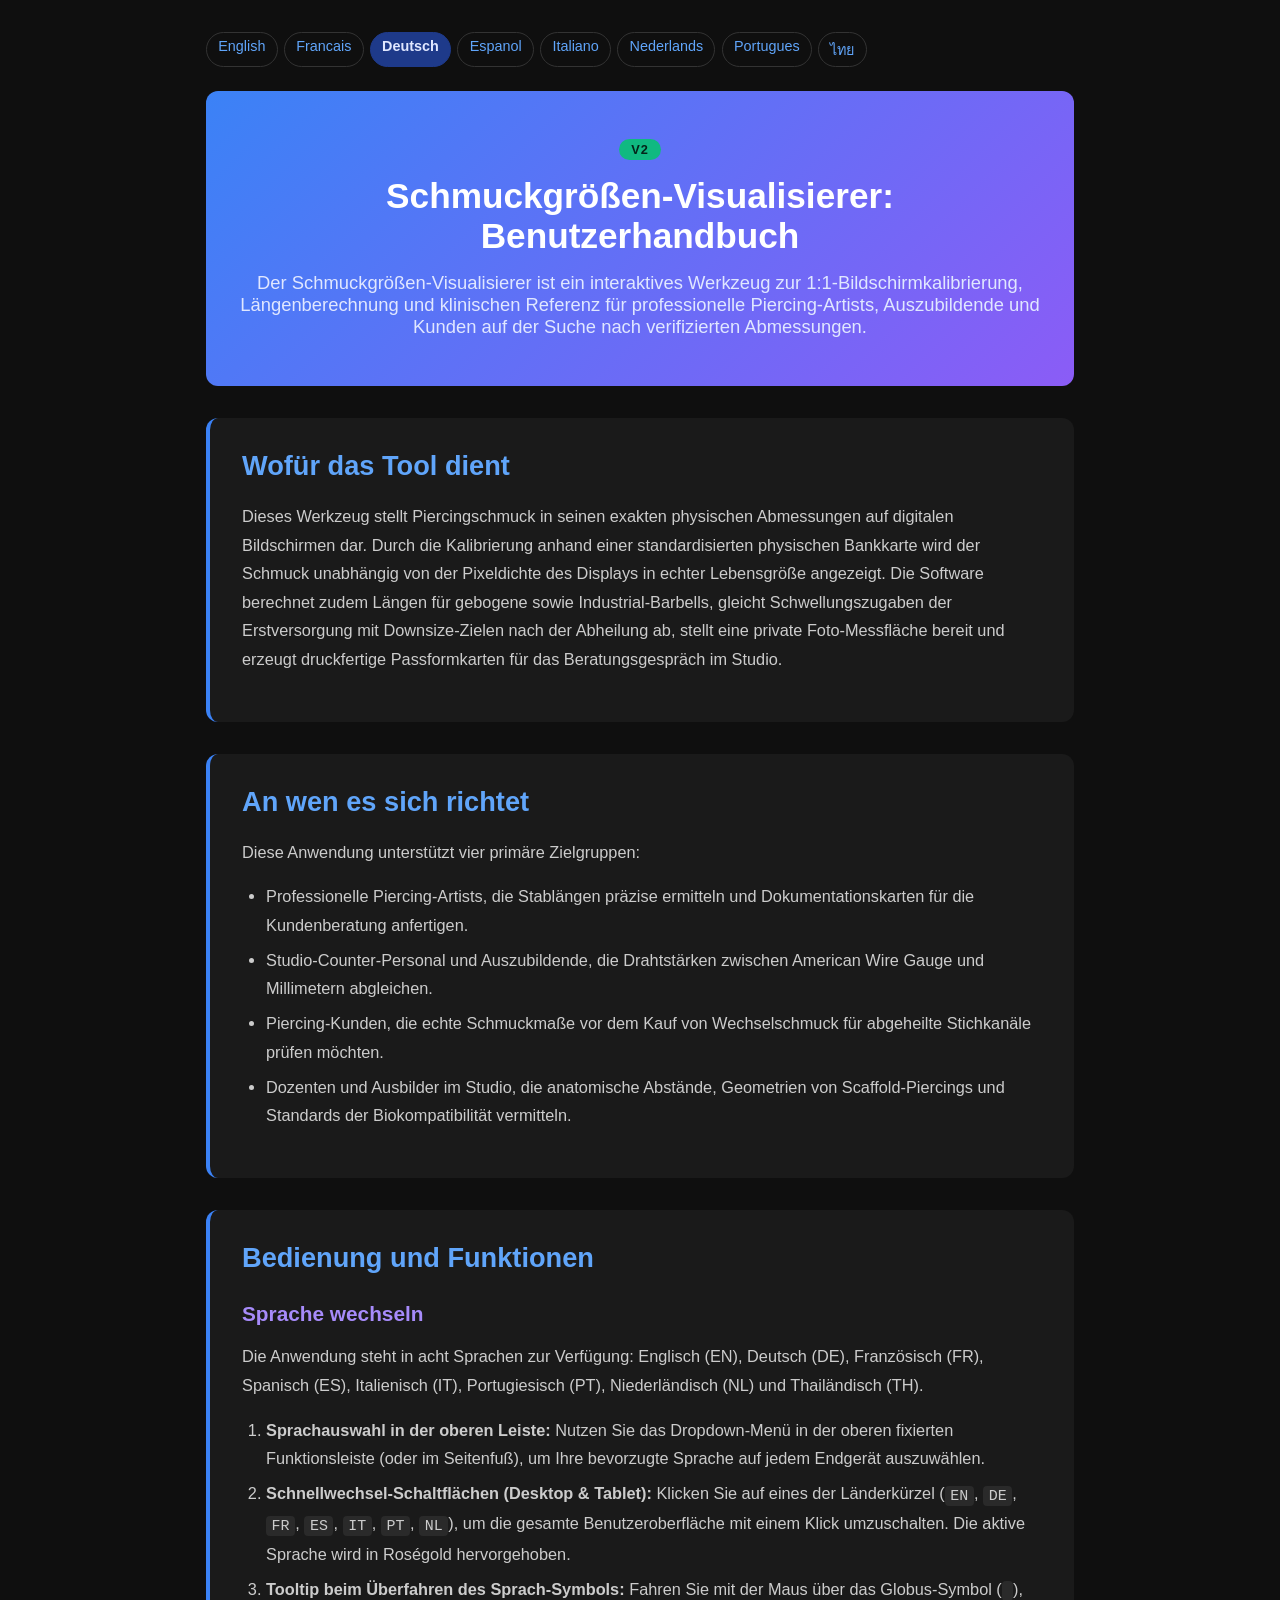
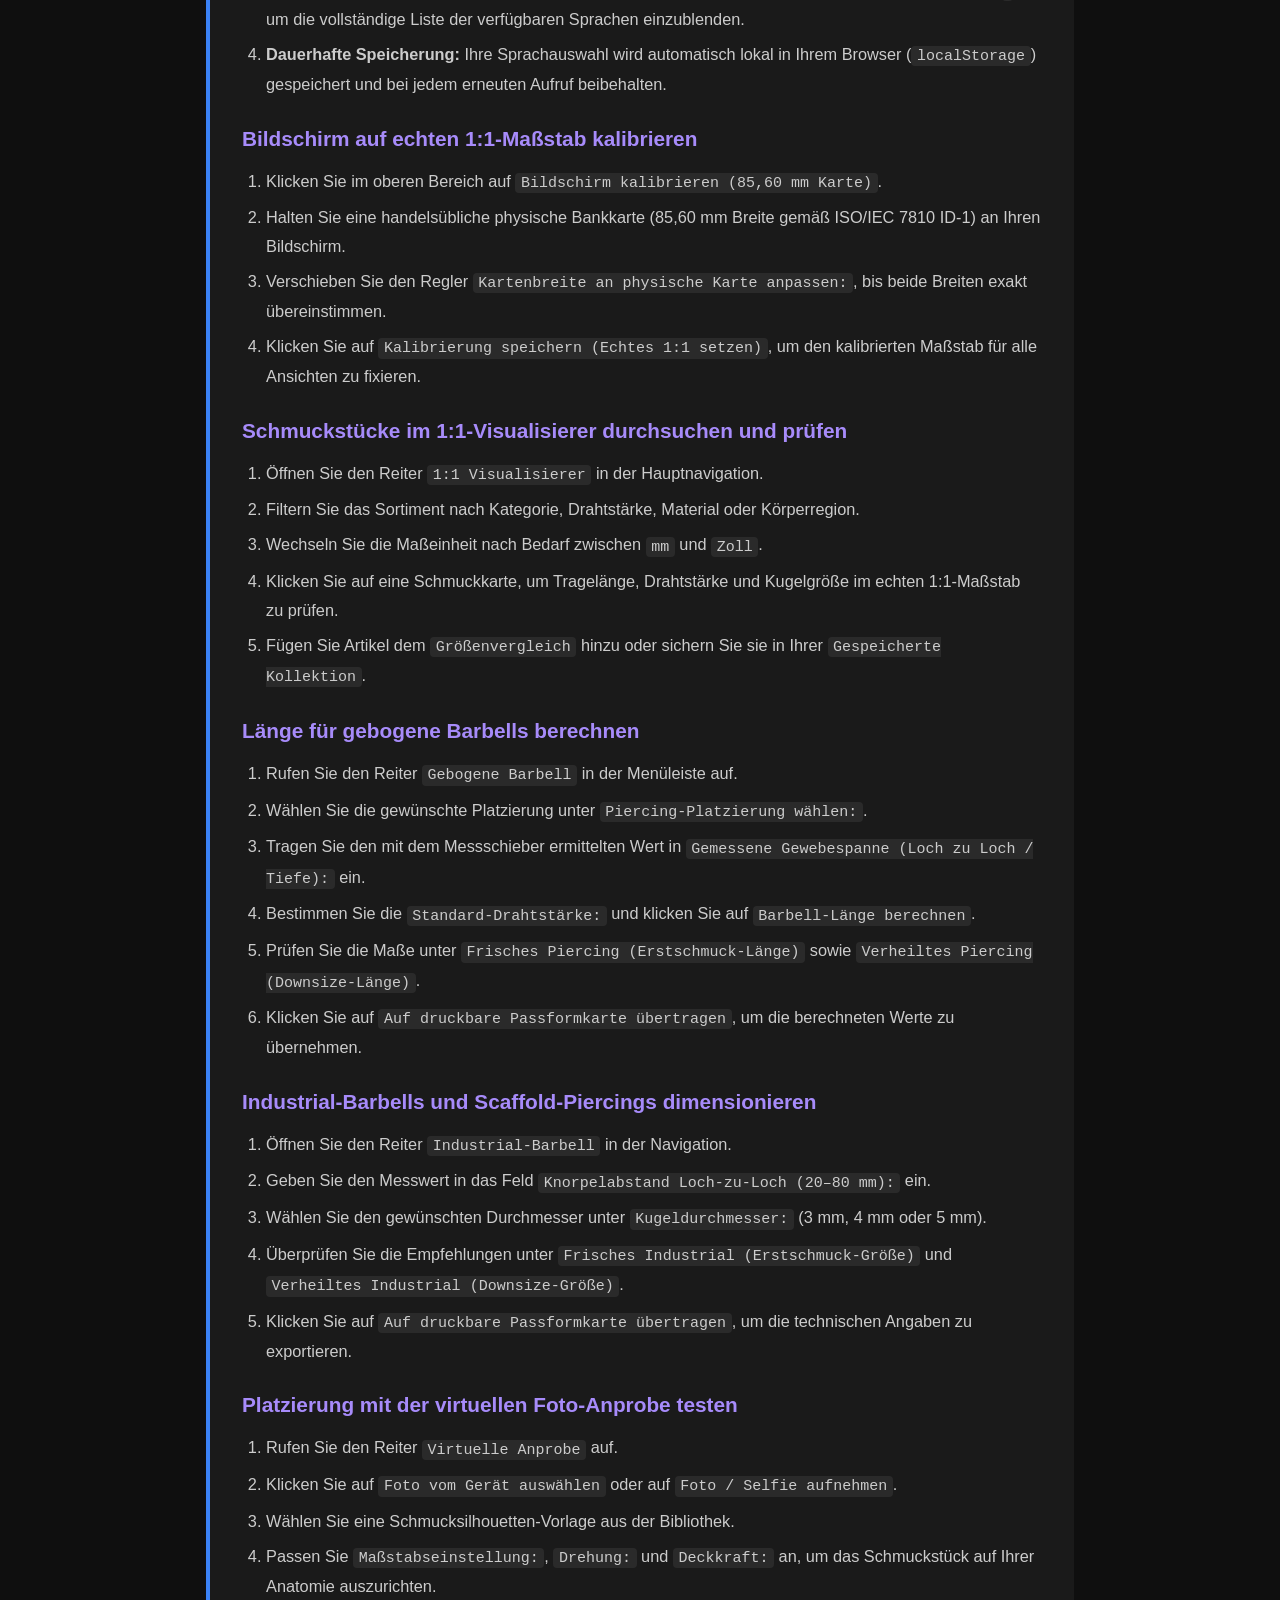
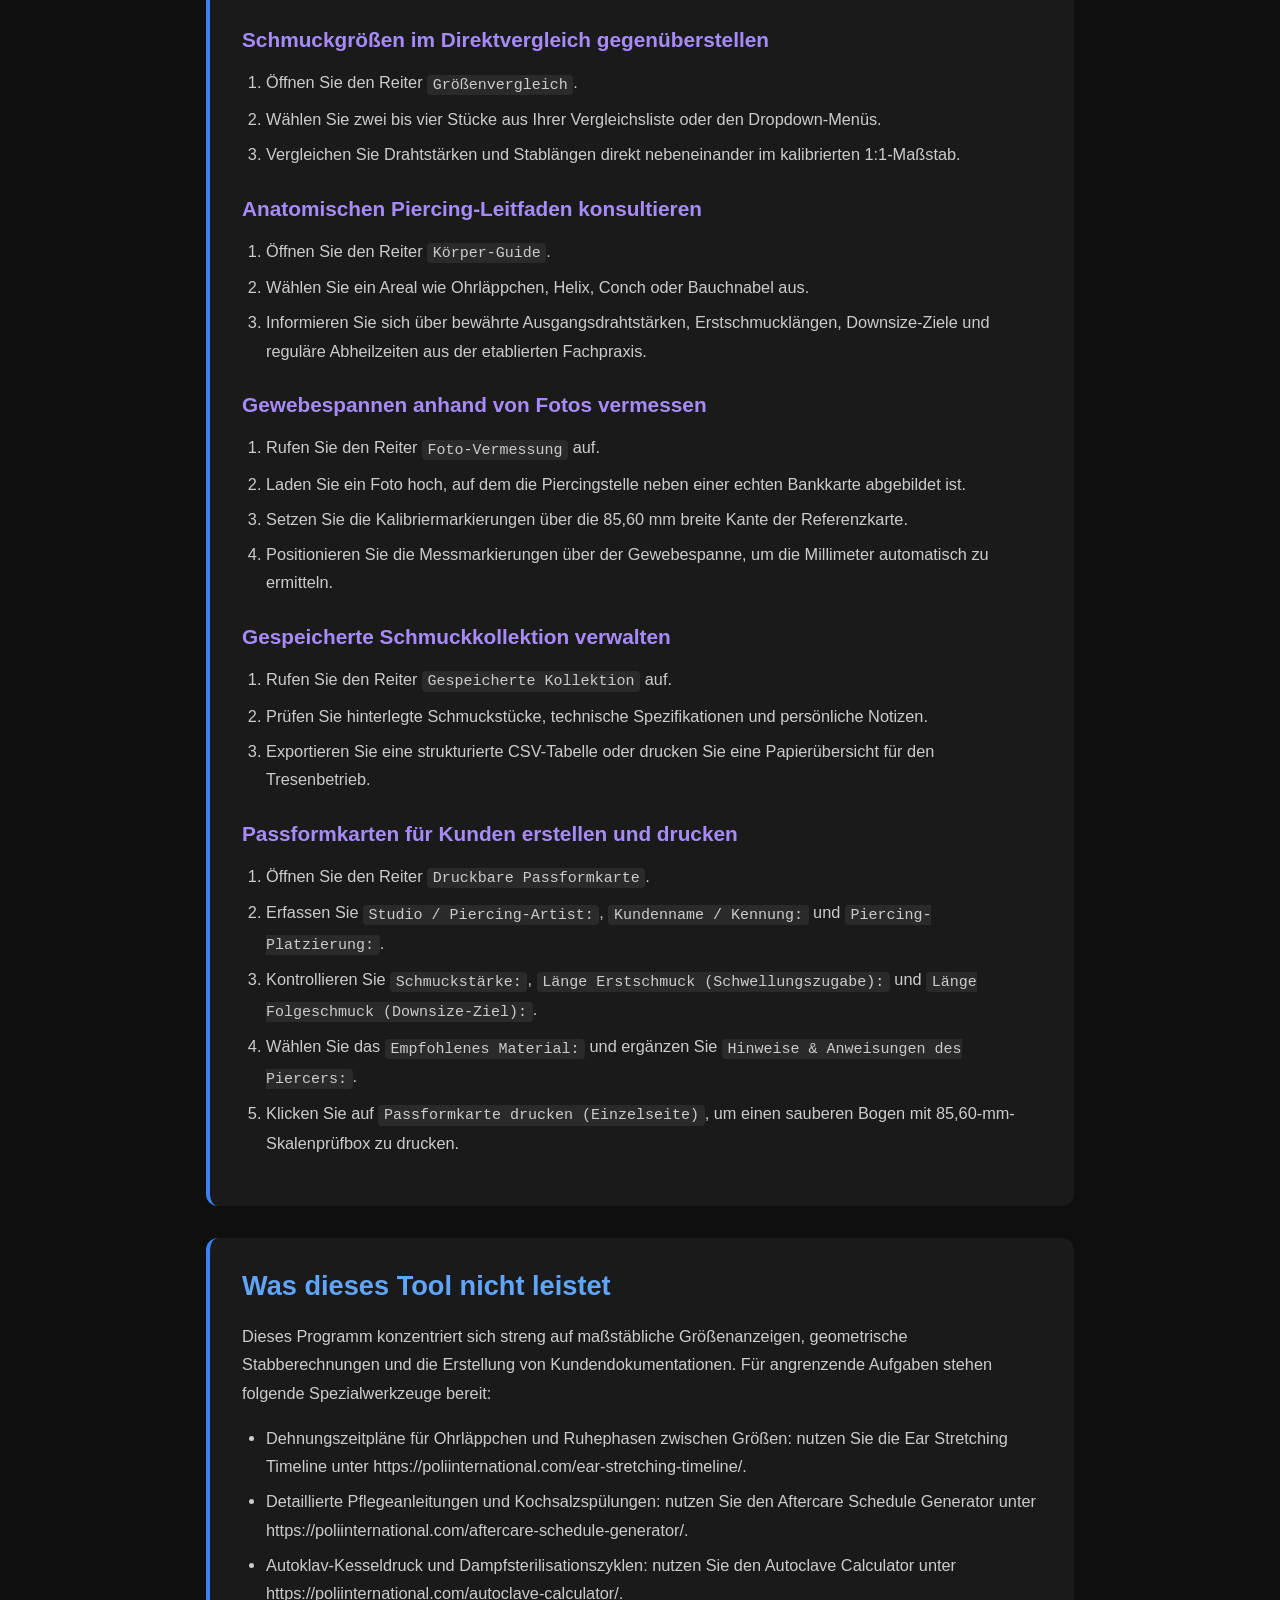
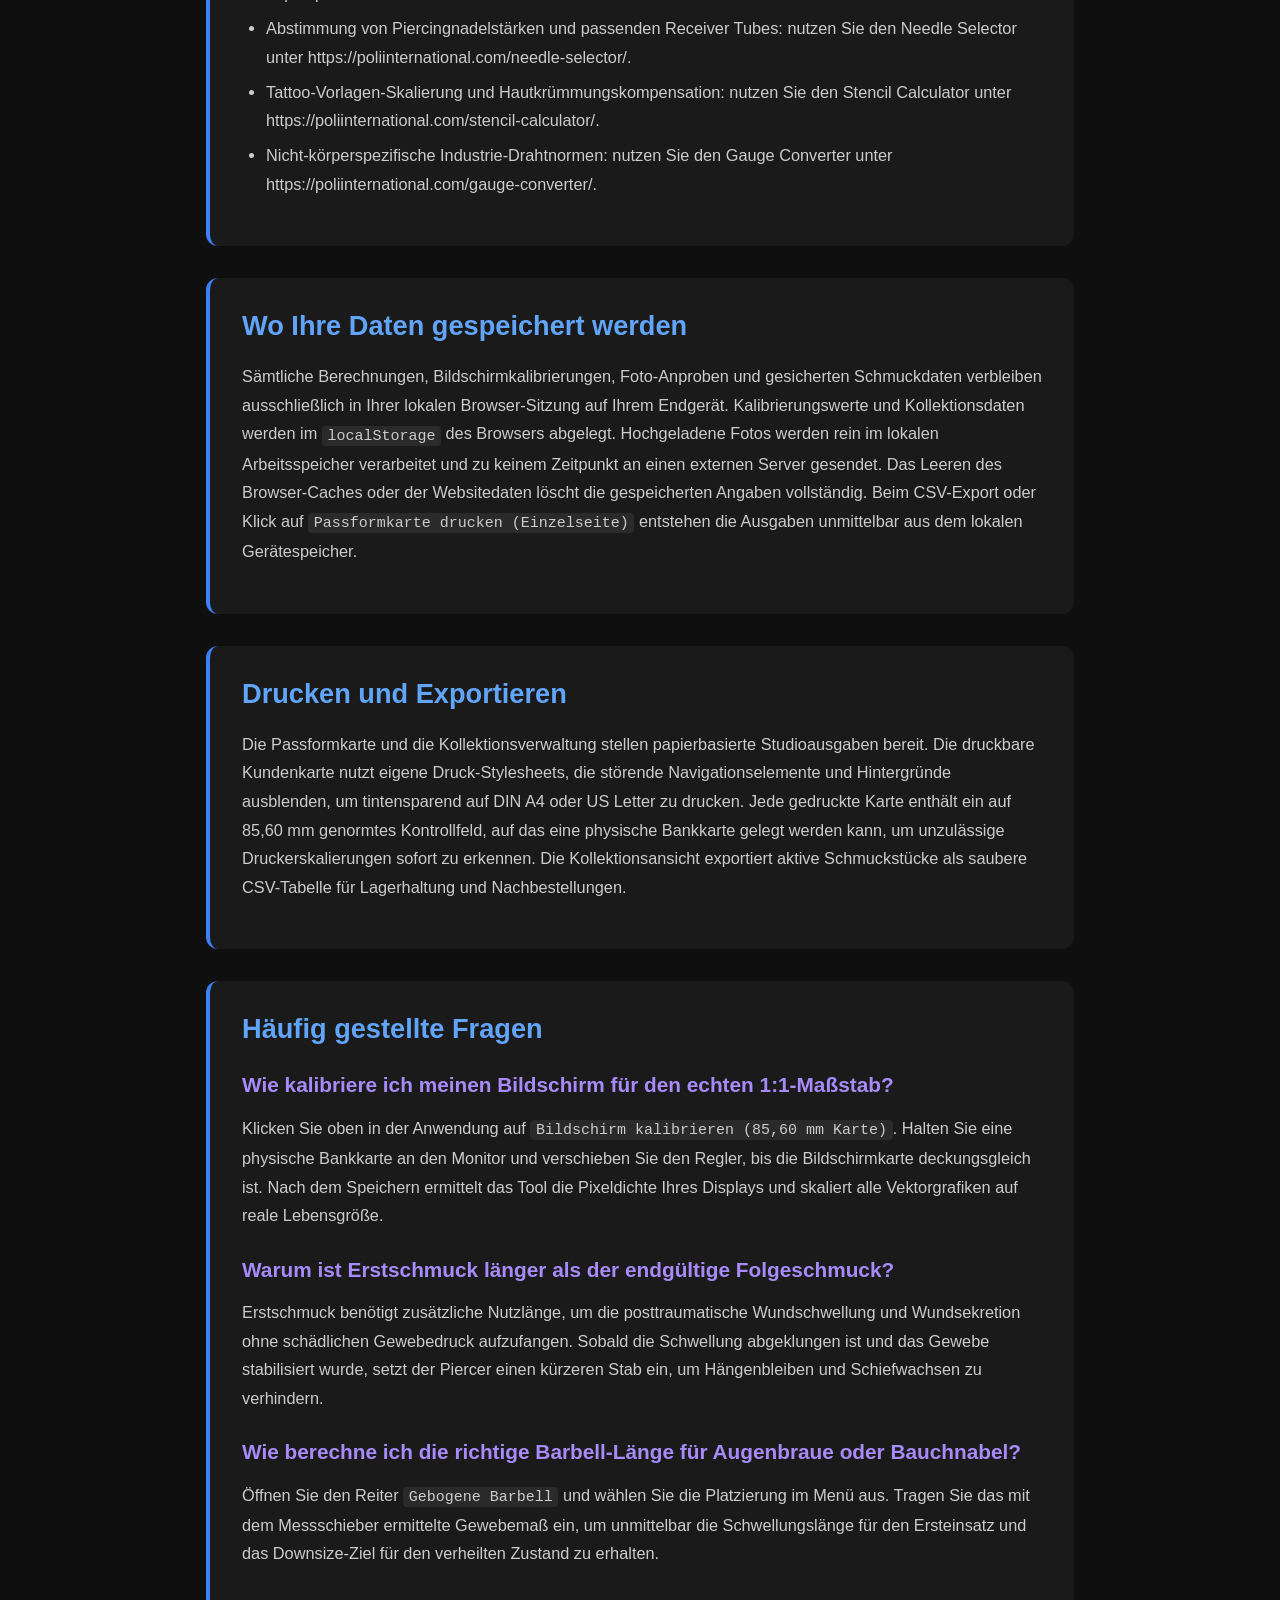
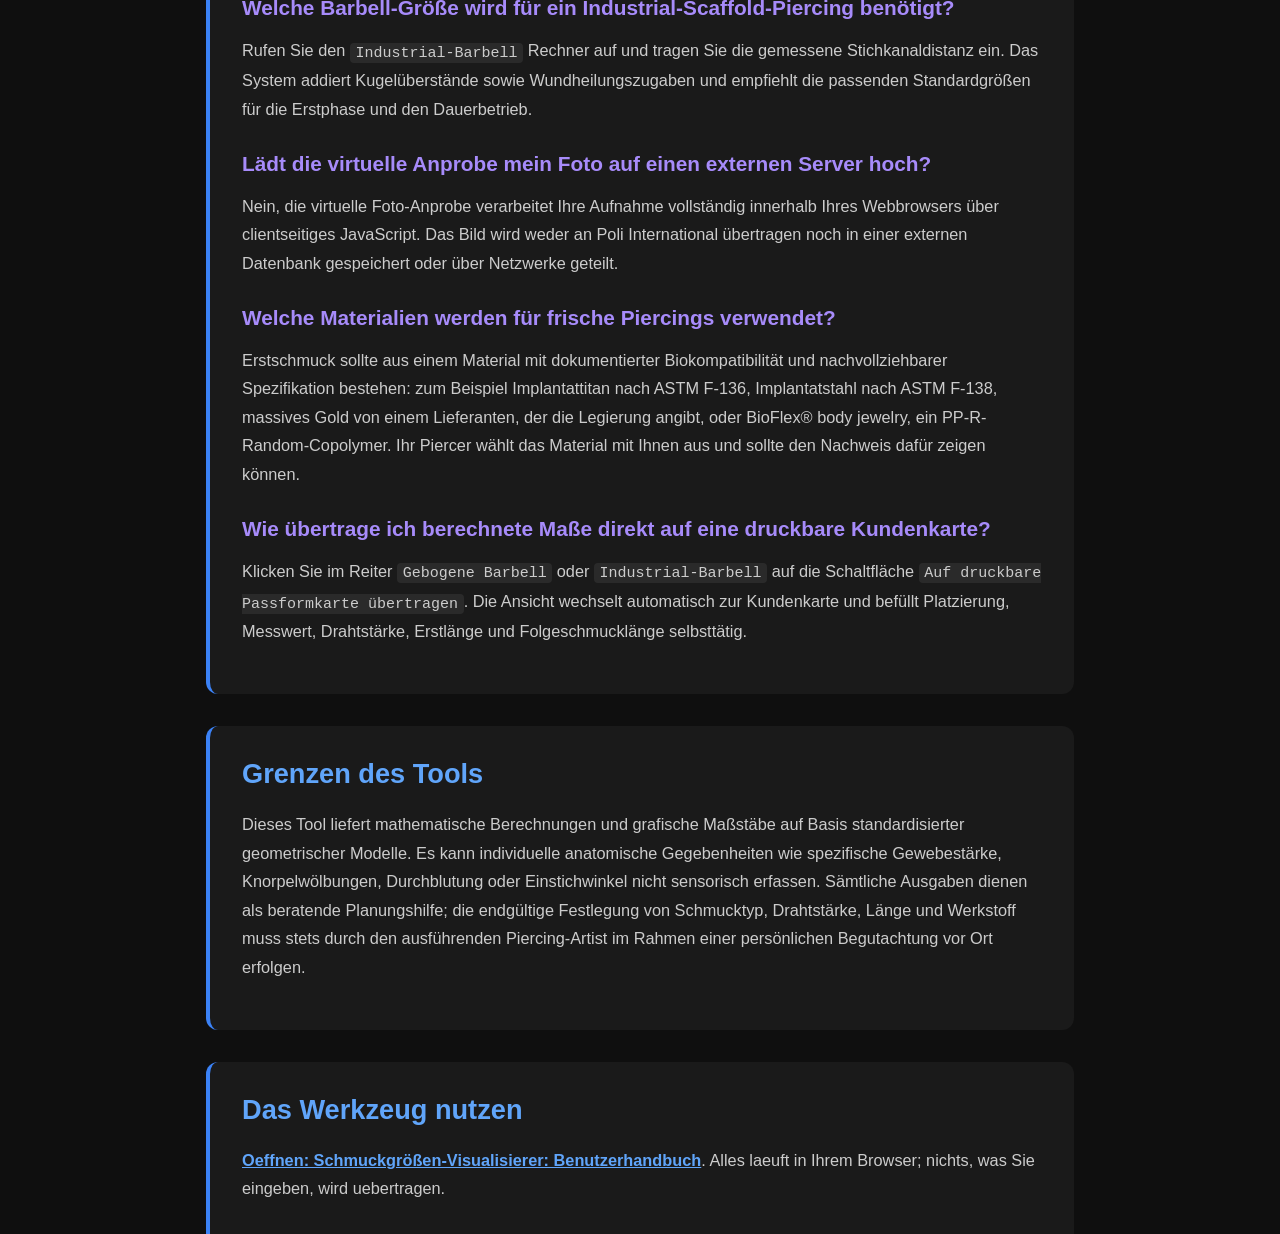
<file: documentation-de.html>
<!DOCTYPE html>
<html lang="de">
<head><meta name="robots" content="noindex,nofollow">
    <meta charset="UTF-8">
    <meta name="viewport" content="width=device-width, initial-scale=1.0">
    <title>Schmuckgrößen-Visualisierer: Benutzerhandbuch Dokumentation | Poli International</title>
    <meta name="description" content="Der Schmuckgrößen-Visualisierer ist ein interaktives Werkzeug zur 1:1-Bildschirmkalibrierung, Längenberechnung und klinischen Referenz für professionelle Piercing-Artists, Auszubildende und Kunden auf der Suche nach verifizierten Abmessungen.">
    <link rel="canonical" href="https://poliinternational.com/jewelry-size-visualizer/">
    <style>
        body { background: #0f0f0f; color: #fff; font-family: -apple-system, BlinkMacSystemFont, "Segoe UI", Roboto, sans-serif; margin: 0; padding: 0; }
        body.in-iframe .doc-hero h1 { display: none; }
        * { box-sizing: border-box; }
        .entry-content { max-width: 900px; margin: 0 auto; padding: 2rem 1rem; }
        .doc-hero { background: linear-gradient(135deg, #3B82F6, #8B5CF6); padding: 3rem 2rem; text-align: center; border-radius: 0.75rem; margin-bottom: 2rem; }
        .doc-hero h1 { font-size: 2.2rem; margin: 0 0 1rem; font-weight: 700; }
        .doc-hero p { font-size: 1.15rem; color: #E0E7FF; margin: 0; }
        .doc-hero .v2 { display: inline-block; margin-bottom: 1rem; padding: 0.2rem 0.75rem; border-radius: 999px; background: #10B981; color: #04241a; font-weight: 800; font-size: 0.8rem; letter-spacing: 0.08em; }
        .doc-section { margin: 2rem 0; padding: 2rem; background: #1a1a1a; border-radius: 0.75rem; border-left: 4px solid #3B82F6; }
        .doc-section h2 { color: #60A5FA; font-size: 1.7rem; margin: 0 0 1.25rem; font-weight: 600; }
        .doc-section h3 { color: #A78BFA; font-size: 1.3rem; margin: 1.75rem 0 0.75rem; font-weight: 600; }
        .doc-section p, .doc-section li { color: #ccc; line-height: 1.75; font-size: 1.02rem; }
        .doc-section ul, .doc-section ol { padding-left: 1.5rem; }
        .doc-section li { margin: 0.4rem 0; }
        .doc-section code { background: #2a2a2a; padding: 0.1rem 0.35rem; border-radius: 0.25rem; font-size: 0.92em; }
        .doc-section a { color: #60A5FA; font-weight: 600; }
        .highlight-box { background: linear-gradient(135deg, #1E3A8A, #4C1D95); padding: 1.25rem 1.5rem; border-radius: 0.5rem; margin: 1.5rem 0; border-left: 4px solid #10B981; }
        .highlight-box p { color: #E0E7FF; margin: 0; }
        table { width: 100%; border-collapse: collapse; margin: 1.5rem 0; }
        th, td { padding: 0.75rem; text-align: left; border: 1px solid #333; vertical-align: top; }
        th { background: #2a2a2a; color: #60A5FA; }
        td { color: #ccc; }
        .doc-langs { display: flex; flex-wrap: wrap; gap: 0.4rem; margin: 0 0 1.5rem; font-size: 0.9rem; }
        .doc-langs a, .doc-langs span { padding: 0.3rem 0.7rem; border-radius: 999px; border: 1px solid #333; text-decoration: none; }
        .doc-langs a { color: #60A5FA; }
        .doc-langs span { background: #1E3A8A; color: #E0E7FF; border-color: #1E3A8A; font-weight: 700; }
    </style>
</head>
<body>
<script>if (window.self !== window.top) document.body.classList.add('in-iframe');</script>
    <div class="entry-content">
        <nav class="doc-langs" aria-label="Documentation language"><a lang="en" href="documentation.html">English</a><a lang="fr" href="documentation-fr.html">Francais</a><span lang="de">Deutsch</span><a lang="es" href="documentation-es.html">Espanol</a><a lang="it" href="documentation-it.html">Italiano</a><a lang="nl" href="documentation-nl.html">Nederlands</a><a lang="pt" href="documentation-pt.html">Portugues</a><a lang="th" href="documentation-th.html">ไทย</a></nav>
        <div class="doc-hero">
            <span class="v2">V2</span>
            <h1>Schmuckgrößen-Visualisierer: Benutzerhandbuch</h1>
            <p>Der Schmuckgrößen-Visualisierer ist ein interaktives Werkzeug zur 1:1-Bildschirmkalibrierung, Längenberechnung und klinischen Referenz für professionelle Piercing-Artists, Auszubildende und Kunden auf der Suche nach verifizierten Abmessungen.</p>
        </div>
        <div class="doc-section">
        <h2>Wofür das Tool dient</h2>
        <p>Dieses Werkzeug stellt Piercingschmuck in seinen exakten physischen Abmessungen auf digitalen Bildschirmen dar. Durch die Kalibrierung anhand einer standardisierten physischen Bankkarte wird der Schmuck unabhängig von der Pixeldichte des Displays in echter Lebensgröße angezeigt. Die Software berechnet zudem Längen für gebogene sowie Industrial-Barbells, gleicht Schwellungszugaben der Erstversorgung mit Downsize-Zielen nach der Abheilung ab, stellt eine private Foto-Messfläche bereit und erzeugt druckfertige Passformkarten für das Beratungsgespräch im Studio.</p>
        </div>
        <div class="doc-section">
        <h2>An wen es sich richtet</h2>
        <p>Diese Anwendung unterstützt vier primäre Zielgruppen:</p>
        <ul>
        <li>Professionelle Piercing-Artists, die Stablängen präzise ermitteln und Dokumentationskarten für die Kundenberatung anfertigen.</li>
        <li>Studio-Counter-Personal und Auszubildende, die Drahtstärken zwischen American Wire Gauge und Millimetern abgleichen.</li>
        <li>Piercing-Kunden, die echte Schmuckmaße vor dem Kauf von Wechselschmuck für abgeheilte Stichkanäle prüfen möchten.</li>
        <li>Dozenten und Ausbilder im Studio, die anatomische Abstände, Geometrien von Scaffold-Piercings und Standards der Biokompatibilität vermitteln.</li>
        </ul>
        </div>
        <div class="doc-section">
        <h2>Bedienung und Funktionen</h2>
        <h3>Sprache wechseln</h3>
        <p>Die Anwendung steht in acht Sprachen zur Verfügung: Englisch (EN), Deutsch (DE), Französisch (FR), Spanisch (ES), Italienisch (IT), Portugiesisch (PT), Niederländisch (NL) und Thailändisch (TH).</p>
        <ol>
        <li><strong>Sprachauswahl in der oberen Leiste:</strong> Nutzen Sie das Dropdown-Menü in der oberen fixierten Funktionsleiste (oder im Seitenfuß), um Ihre bevorzugte Sprache auf jedem Endgerät auszuwählen.</li>
        <li><strong>Schnellwechsel-Schaltflächen (Desktop &amp; Tablet):</strong> Klicken Sie auf eines der Länderkürzel (<code>EN</code>, <code>DE</code>, <code>FR</code>, <code>ES</code>, <code>IT</code>, <code>PT</code>, <code>NL</code>), um die gesamte Benutzeroberfläche mit einem Klick umzuschalten. Die aktive Sprache wird in Roségold hervorgehoben.</li>
        <li><strong>Tooltip beim Überfahren des Sprach-Symbols:</strong> Fahren Sie mit der Maus über das Globus-Symbol (<code></code>), um die vollständige Liste der verfügbaren Sprachen einzublenden.</li>
        <li><strong>Dauerhafte Speicherung:</strong> Ihre Sprachauswahl wird automatisch lokal in Ihrem Browser (<code>localStorage</code>) gespeichert und bei jedem erneuten Aufruf beibehalten.</li>
        </ol>
        <h3>Bildschirm auf echten 1:1-Maßstab kalibrieren</h3>
        <ol>
        <li>Klicken Sie im oberen Bereich auf <code>Bildschirm kalibrieren (85,60 mm Karte)</code>.</li>
        <li>Halten Sie eine handelsübliche physische Bankkarte (85,60 mm Breite gemäß ISO/IEC 7810 ID-1) an Ihren Bildschirm.</li>
        <li>Verschieben Sie den Regler <code>Kartenbreite an physische Karte anpassen:</code>, bis beide Breiten exakt übereinstimmen.</li>
        <li>Klicken Sie auf <code>Kalibrierung speichern (Echtes 1:1 setzen)</code>, um den kalibrierten Maßstab für alle Ansichten zu fixieren.</li>
        </ol>
        <h3>Schmuckstücke im 1:1-Visualisierer durchsuchen und prüfen</h3>
        <ol>
        <li>Öffnen Sie den Reiter <code>1:1 Visualisierer</code> in der Hauptnavigation.</li>
        <li>Filtern Sie das Sortiment nach Kategorie, Drahtstärke, Material oder Körperregion.</li>
        <li>Wechseln Sie die Maßeinheit nach Bedarf zwischen <code>mm</code> und <code>Zoll</code>.</li>
        <li>Klicken Sie auf eine Schmuckkarte, um Tragelänge, Drahtstärke und Kugelgröße im echten 1:1-Maßstab zu prüfen.</li>
        <li>Fügen Sie Artikel dem <code>Größenvergleich</code> hinzu oder sichern Sie sie in Ihrer <code>Gespeicherte Kollektion</code>.</li>
        </ol>
        <h3>Länge für gebogene Barbells berechnen</h3>
        <ol>
        <li>Rufen Sie den Reiter <code>Gebogene Barbell</code> in der Menüleiste auf.</li>
        <li>Wählen Sie die gewünschte Platzierung unter <code>Piercing-Platzierung wählen:</code>.</li>
        <li>Tragen Sie den mit dem Messschieber ermittelten Wert in <code>Gemessene Gewebespanne (Loch zu Loch / Tiefe):</code> ein.</li>
        <li>Bestimmen Sie die <code>Standard-Drahtstärke:</code> und klicken Sie auf <code>Barbell-Länge berechnen</code>.</li>
        <li>Prüfen Sie die Maße unter <code>Frisches Piercing (Erstschmuck-Länge)</code> sowie <code>Verheiltes Piercing (Downsize-Länge)</code>.</li>
        <li>Klicken Sie auf <code>Auf druckbare Passformkarte übertragen</code>, um die berechneten Werte zu übernehmen.</li>
        </ol>
        <h3>Industrial-Barbells und Scaffold-Piercings dimensionieren</h3>
        <ol>
        <li>Öffnen Sie den Reiter <code>Industrial-Barbell</code> in der Navigation.</li>
        <li>Geben Sie den Messwert in das Feld <code>Knorpelabstand Loch-zu-Loch (20–80 mm):</code> ein.</li>
        <li>Wählen Sie den gewünschten Durchmesser unter <code>Kugeldurchmesser:</code> (3 mm, 4 mm oder 5 mm).</li>
        <li>Überprüfen Sie die Empfehlungen unter <code>Frisches Industrial (Erstschmuck-Größe)</code> und <code>Verheiltes Industrial (Downsize-Größe)</code>.</li>
        <li>Klicken Sie auf <code>Auf druckbare Passformkarte übertragen</code>, um die technischen Angaben zu exportieren.</li>
        </ol>
        <h3>Platzierung mit der virtuellen Foto-Anprobe testen</h3>
        <ol>
        <li>Rufen Sie den Reiter <code>Virtuelle Anprobe</code> auf.</li>
        <li>Klicken Sie auf <code>Foto vom Gerät auswählen</code> oder auf <code>Foto / Selfie aufnehmen</code>.</li>
        <li>Wählen Sie eine Schmucksilhouetten-Vorlage aus der Bibliothek.</li>
        <li>Passen Sie <code>Maßstabseinstellung:</code>, <code>Drehung:</code> und <code>Deckkraft:</code> an, um das Schmuckstück auf Ihrer Anatomie auszurichten.</li>
        </ol>
        <h3>Schmuckgrößen im Direktvergleich gegenüberstellen</h3>
        <ol>
        <li>Öffnen Sie den Reiter <code>Größenvergleich</code>.</li>
        <li>Wählen Sie zwei bis vier Stücke aus Ihrer Vergleichsliste oder den Dropdown-Menüs.</li>
        <li>Vergleichen Sie Drahtstärken und Stablängen direkt nebeneinander im kalibrierten 1:1-Maßstab.</li>
        </ol>
        <h3>Anatomischen Piercing-Leitfaden konsultieren</h3>
        <ol>
        <li>Öffnen Sie den Reiter <code>Körper-Guide</code>.</li>
        <li>Wählen Sie ein Areal wie Ohrläppchen, Helix, Conch oder Bauchnabel aus.</li>
        <li>Informieren Sie sich über bewährte Ausgangsdrahtstärken, Erstschmucklängen, Downsize-Ziele und reguläre Abheilzeiten aus der etablierten Fachpraxis.</li>
        </ol>
        <h3>Gewebespannen anhand von Fotos vermessen</h3>
        <ol>
        <li>Rufen Sie den Reiter <code>Foto-Vermessung</code> auf.</li>
        <li>Laden Sie ein Foto hoch, auf dem die Piercingstelle neben einer echten Bankkarte abgebildet ist.</li>
        <li>Setzen Sie die Kalibriermarkierungen über die 85,60 mm breite Kante der Referenzkarte.</li>
        <li>Positionieren Sie die Messmarkierungen über der Gewebespanne, um die Millimeter automatisch zu ermitteln.</li>
        </ol>
        <h3>Gespeicherte Schmuckkollektion verwalten</h3>
        <ol>
        <li>Rufen Sie den Reiter <code>Gespeicherte Kollektion</code> auf.</li>
        <li>Prüfen Sie hinterlegte Schmuckstücke, technische Spezifikationen und persönliche Notizen.</li>
        <li>Exportieren Sie eine strukturierte CSV-Tabelle oder drucken Sie eine Papierübersicht für den Tresenbetrieb.</li>
        </ol>
        <h3>Passformkarten für Kunden erstellen und drucken</h3>
        <ol>
        <li>Öffnen Sie den Reiter <code>Druckbare Passformkarte</code>.</li>
        <li>Erfassen Sie <code>Studio / Piercing-Artist:</code>, <code>Kundenname / Kennung:</code> und <code>Piercing-Platzierung:</code>.</li>
        <li>Kontrollieren Sie <code>Schmuckstärke:</code>, <code>Länge Erstschmuck (Schwellungszugabe):</code> und <code>Länge Folgeschmuck (Downsize-Ziel):</code>.</li>
        <li>Wählen Sie das <code>Empfohlenes Material:</code> und ergänzen Sie <code>Hinweise &amp; Anweisungen des Piercers:</code>.</li>
        <li>Klicken Sie auf <code>Passformkarte drucken (Einzelseite)</code>, um einen sauberen Bogen mit 85,60-mm-Skalenprüfbox zu drucken.</li>
        </ol>
        </div>
        <div class="doc-section">
        <h2>Was dieses Tool nicht leistet</h2>
        <p>Dieses Programm konzentriert sich streng auf maßstäbliche Größenanzeigen, geometrische Stabberechnungen und die Erstellung von Kundendokumentationen. Für angrenzende Aufgaben stehen folgende Spezialwerkzeuge bereit:</p>
        <ul>
        <li>Dehnungszeitpläne für Ohrläppchen und Ruhephasen zwischen Größen: nutzen Sie die Ear Stretching Timeline unter https://poliinternational.com/ear-stretching-timeline/.</li>
        <li>Detaillierte Pflegeanleitungen und Kochsalzspülungen: nutzen Sie den Aftercare Schedule Generator unter https://poliinternational.com/aftercare-schedule-generator/.</li>
        <li>Autoklav-Kesseldruck und Dampfsterilisationszyklen: nutzen Sie den Autoclave Calculator unter https://poliinternational.com/autoclave-calculator/.</li>
        <li>Abstimmung von Piercingnadelstärken und passenden Receiver Tubes: nutzen Sie den Needle Selector unter https://poliinternational.com/needle-selector/.</li>
        <li>Tattoo-Vorlagen-Skalierung und Hautkrümmungskompensation: nutzen Sie den Stencil Calculator unter https://poliinternational.com/stencil-calculator/.</li>
        <li>Nicht-körperspezifische Industrie-Drahtnormen: nutzen Sie den Gauge Converter unter https://poliinternational.com/gauge-converter/.</li>
        </ul>
        </div>
        <div class="doc-section">
        <h2>Wo Ihre Daten gespeichert werden</h2>
        <p>Sämtliche Berechnungen, Bildschirmkalibrierungen, Foto-Anproben und gesicherten Schmuckdaten verbleiben ausschließlich in Ihrer lokalen Browser-Sitzung auf Ihrem Endgerät. Kalibrierungswerte und Kollektionsdaten werden im <code>localStorage</code> des Browsers abgelegt. Hochgeladene Fotos werden rein im lokalen Arbeitsspeicher verarbeitet und zu keinem Zeitpunkt an einen externen Server gesendet. Das Leeren des Browser-Caches oder der Websitedaten löscht die gespeicherten Angaben vollständig. Beim CSV-Export oder Klick auf <code>Passformkarte drucken (Einzelseite)</code> entstehen die Ausgaben unmittelbar aus dem lokalen Gerätespeicher.</p>
        </div>
        <div class="doc-section">
        <h2>Drucken und Exportieren</h2>
        <p>Die Passformkarte und die Kollektionsverwaltung stellen papierbasierte Studioausgaben bereit. Die druckbare Kundenkarte nutzt eigene Druck-Stylesheets, die störende Navigationselemente und Hintergründe ausblenden, um tintensparend auf DIN A4 oder US Letter zu drucken. Jede gedruckte Karte enthält ein auf 85,60 mm genormtes Kontrollfeld, auf das eine physische Bankkarte gelegt werden kann, um unzulässige Druckerskalierungen sofort zu erkennen. Die Kollektionsansicht exportiert aktive Schmuckstücke als saubere CSV-Tabelle für Lagerhaltung und Nachbestellungen.</p>
        </div>
        <div class="doc-section">
        <h2>Häufig gestellte Fragen</h2>
        <h3>Wie kalibriere ich meinen Bildschirm für den echten 1:1-Maßstab?</h3>
        <p>Klicken Sie oben in der Anwendung auf <code>Bildschirm kalibrieren (85,60 mm Karte)</code>. Halten Sie eine physische Bankkarte an den Monitor und verschieben Sie den Regler, bis die Bildschirmkarte deckungsgleich ist. Nach dem Speichern ermittelt das Tool die Pixeldichte Ihres Displays und skaliert alle Vektorgrafiken auf reale Lebensgröße.</p>
        <h3>Warum ist Erstschmuck länger als der endgültige Folgeschmuck?</h3>
        <p>Erstschmuck benötigt zusätzliche Nutzlänge, um die posttraumatische Wundschwellung und Wundsekretion ohne schädlichen Gewebedruck aufzufangen. Sobald die Schwellung abgeklungen ist und das Gewebe stabilisiert wurde, setzt der Piercer einen kürzeren Stab ein, um Hängenbleiben und Schiefwachsen zu verhindern.</p>
        <h3>Wie berechne ich die richtige Barbell-Länge für Augenbraue oder Bauchnabel?</h3>
        <p>Öffnen Sie den Reiter <code>Gebogene Barbell</code> und wählen Sie die Platzierung im Menü aus. Tragen Sie das mit dem Messschieber ermittelte Gewebemaß ein, um unmittelbar die Schwellungslänge für den Ersteinsatz und das Downsize-Ziel für den verheilten Zustand zu erhalten.</p>
        <h3>Welche Barbell-Größe wird für ein Industrial-Scaffold-Piercing benötigt?</h3>
        <p>Rufen Sie den <code>Industrial-Barbell</code> Rechner auf und tragen Sie die gemessene Stichkanaldistanz ein. Das System addiert Kugelüberstände sowie Wundheilungszugaben und empfiehlt die passenden Standardgrößen für die Erstphase und den Dauerbetrieb.</p>
        <h3>Lädt die virtuelle Anprobe mein Foto auf einen externen Server hoch?</h3>
        <p>Nein, die virtuelle Foto-Anprobe verarbeitet Ihre Aufnahme vollständig innerhalb Ihres Webbrowsers über clientseitiges JavaScript. Das Bild wird weder an Poli International übertragen noch in einer externen Datenbank gespeichert oder über Netzwerke geteilt.</p>
        <h3>Welche Materialien werden für frische Piercings verwendet?</h3>
        <p>Erstschmuck sollte aus einem Material mit dokumentierter Biokompatibilität und nachvollziehbarer Spezifikation bestehen: zum Beispiel Implantattitan nach ASTM F-136, Implantatstahl nach ASTM F-138, massives Gold von einem Lieferanten, der die Legierung angibt, oder BioFlex® body jewelry, ein PP-R-Random-Copolymer. Ihr Piercer wählt das Material mit Ihnen aus und sollte den Nachweis dafür zeigen können.</p>
        <h3>Wie übertrage ich berechnete Maße direkt auf eine druckbare Kundenkarte?</h3>
        <p>Klicken Sie im Reiter <code>Gebogene Barbell</code> oder <code>Industrial-Barbell</code> auf die Schaltfläche <code>Auf druckbare Passformkarte übertragen</code>. Die Ansicht wechselt automatisch zur Kundenkarte und befüllt Platzierung, Messwert, Drahtstärke, Erstlänge und Folgeschmucklänge selbsttätig.</p>
        </div>
        <div class="doc-section">
        <h2>Grenzen des Tools</h2>
        <p>Dieses Tool liefert mathematische Berechnungen und grafische Maßstäbe auf Basis standardisierter geometrischer Modelle. Es kann individuelle anatomische Gegebenheiten wie spezifische Gewebestärke, Knorpelwölbungen, Durchblutung oder Einstichwinkel nicht sensorisch erfassen. Sämtliche Ausgaben dienen als beratende Planungshilfe; die endgültige Festlegung von Schmucktyp, Drahtstärke, Länge und Werkstoff muss stets durch den ausführenden Piercing-Artist im Rahmen einer persönlichen Begutachtung vor Ort erfolgen.</p>
        </div>
        <div class="doc-section">
            <h2>Das Werkzeug nutzen</h2>
            <p><a href="https://poliinternational.com/jewelry-size-visualizer/" target="_top">Oeffnen: Schmuckgrößen-Visualisierer: Benutzerhandbuch</a>. Alles laeuft in Ihrem Browser; nichts, was Sie eingeben, wird uebertragen.</p>
        </div>
    </div>
</body>
</html>
</file>
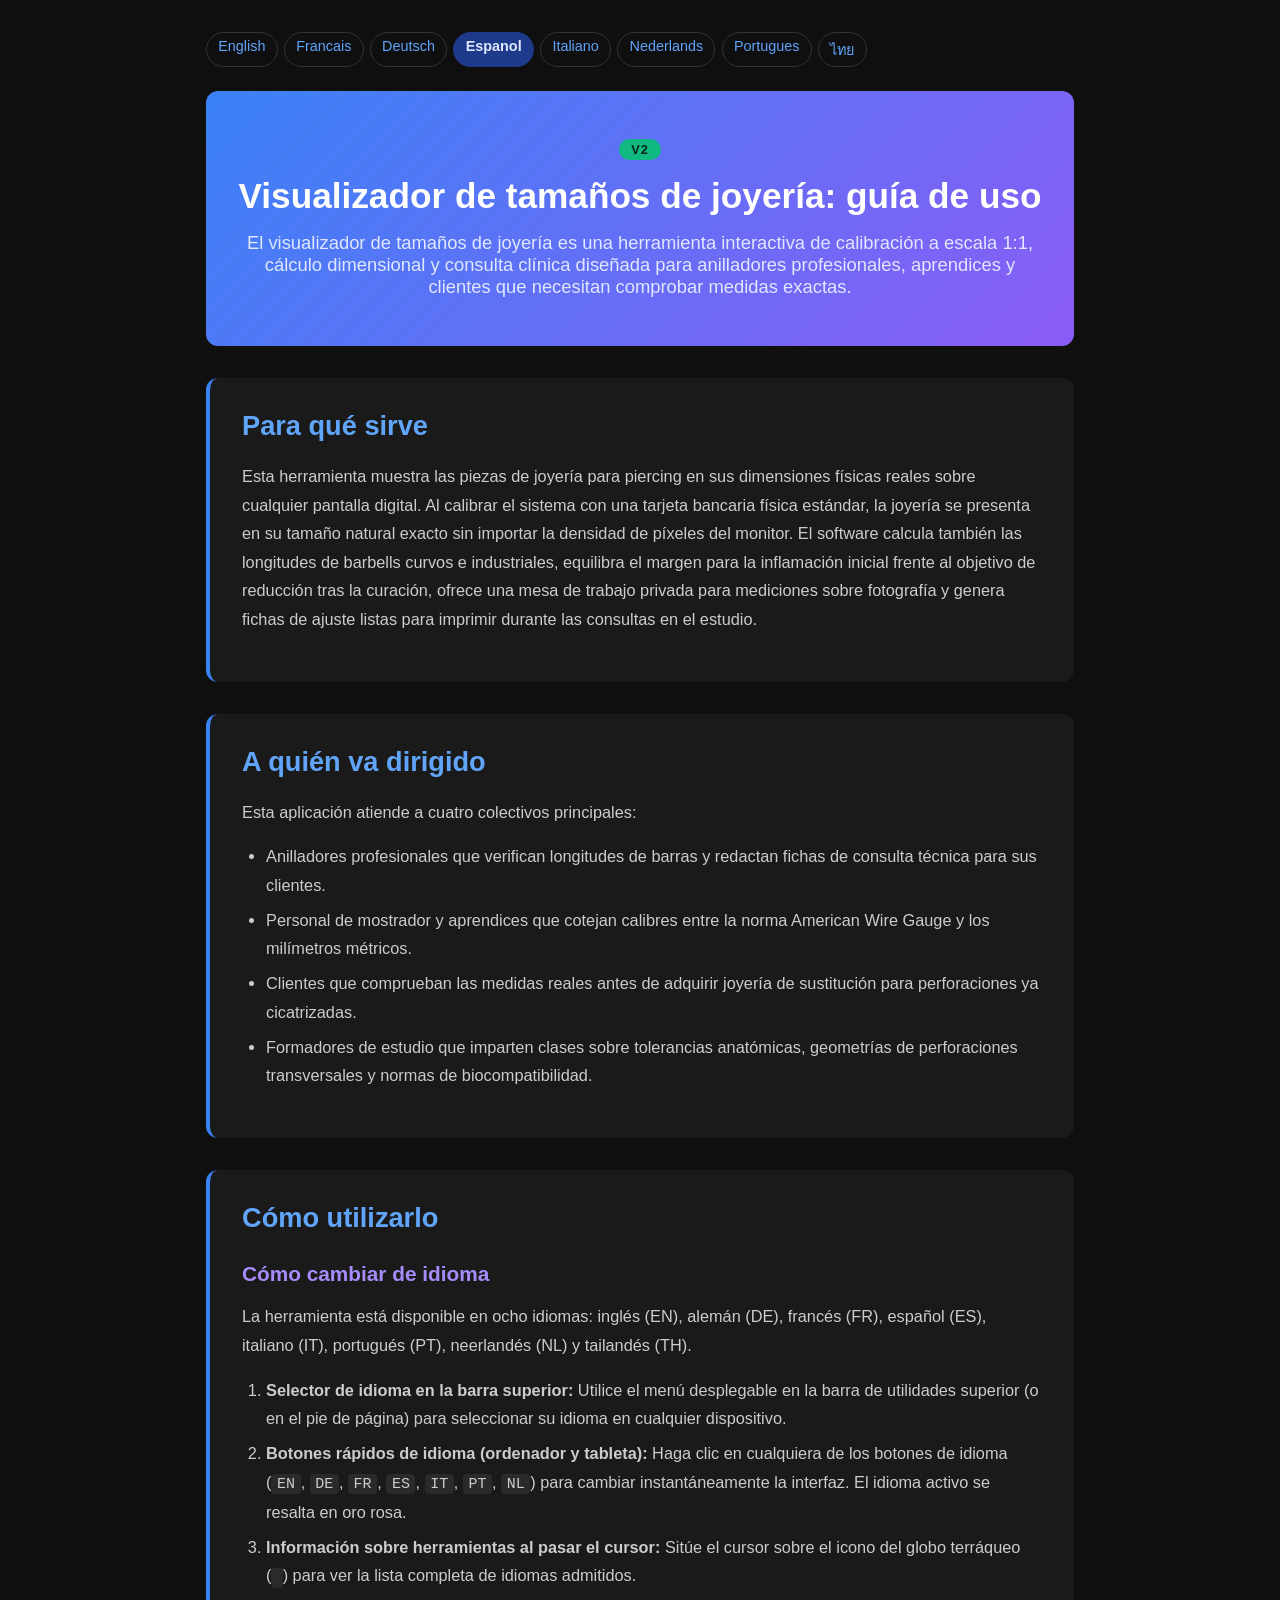
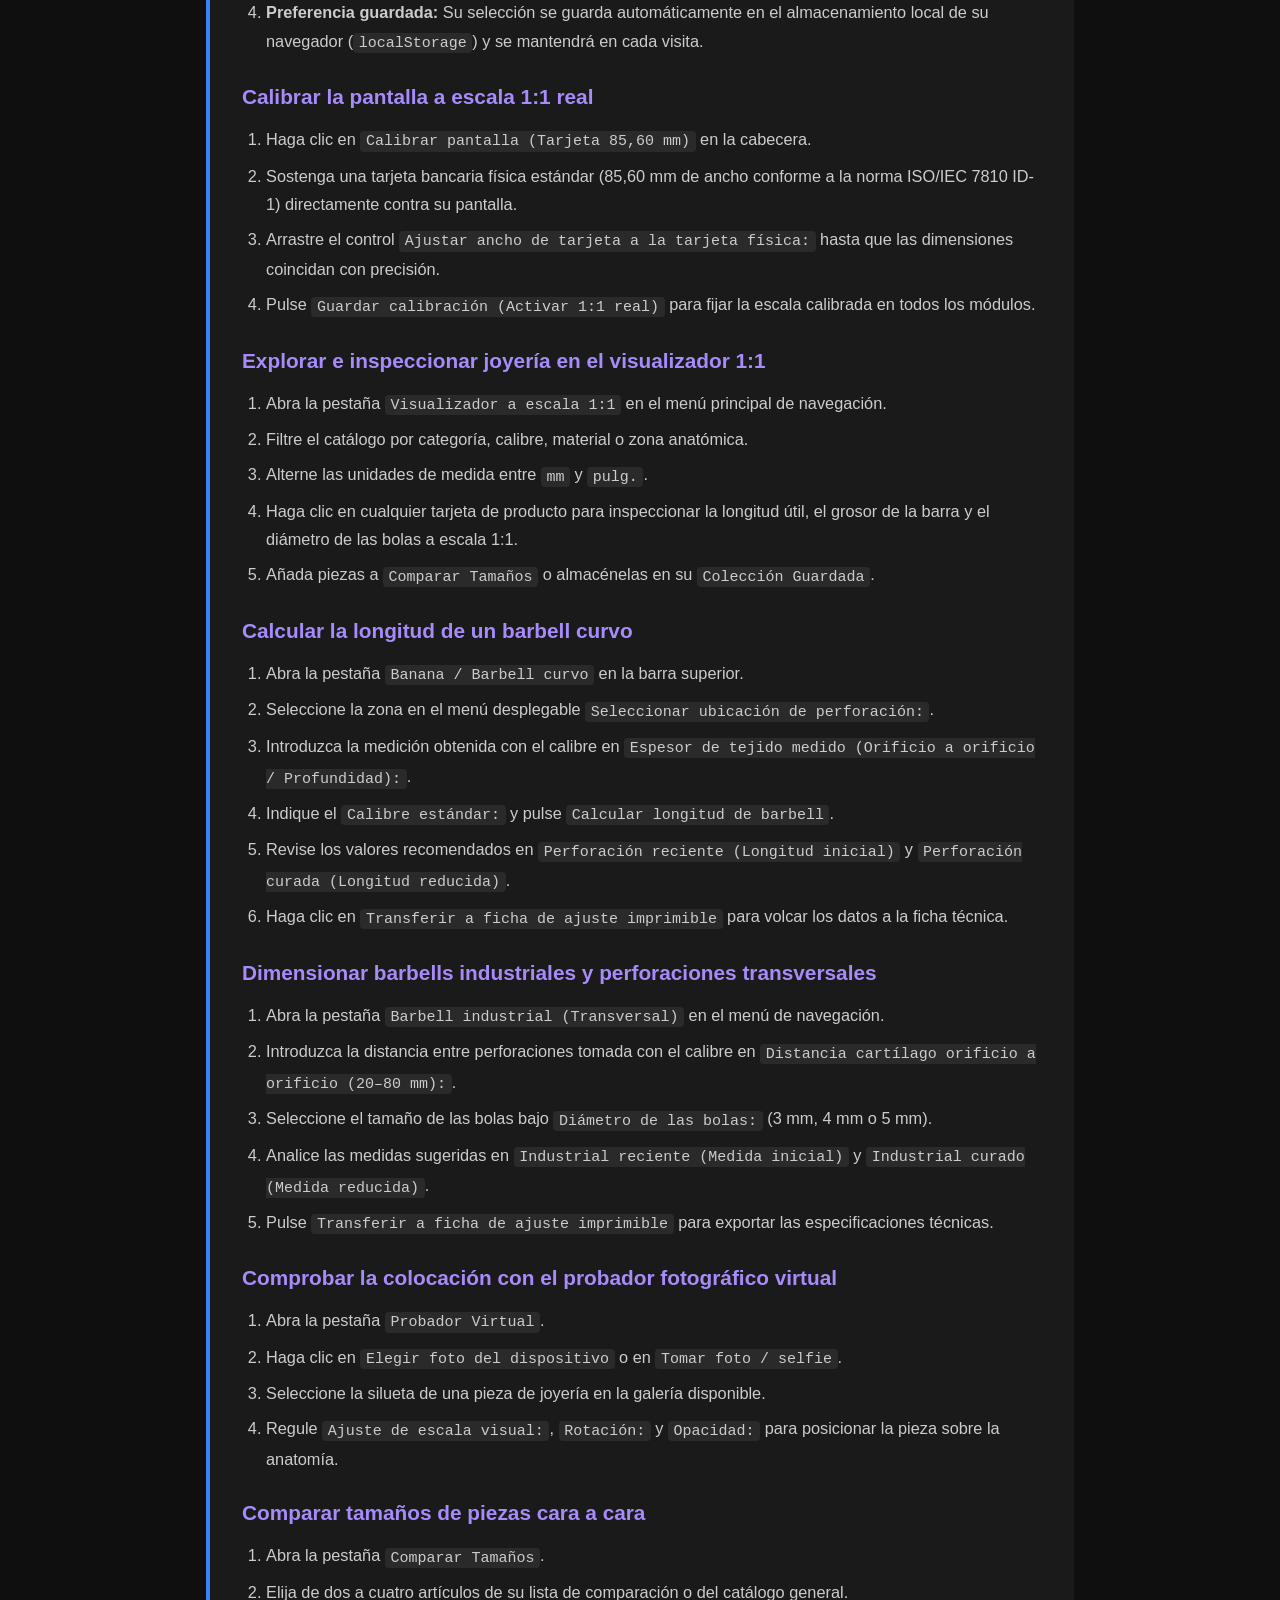
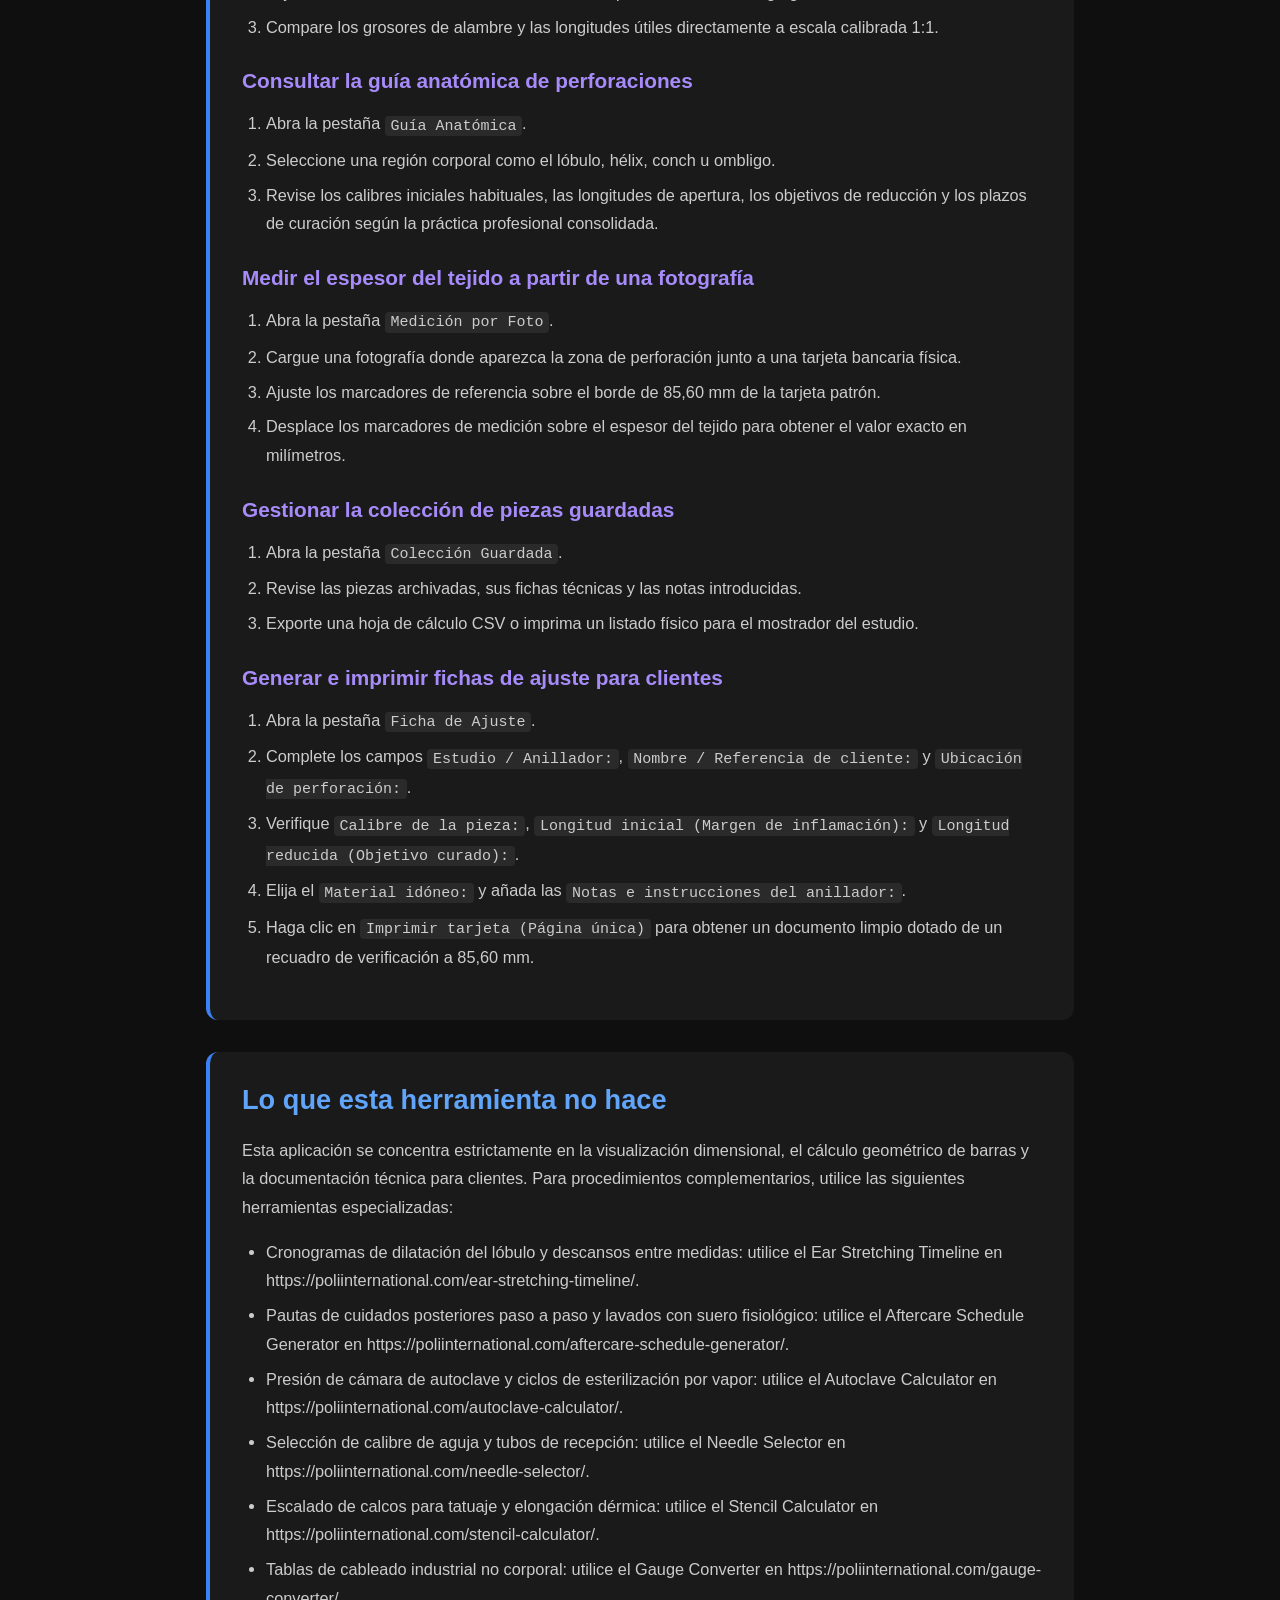
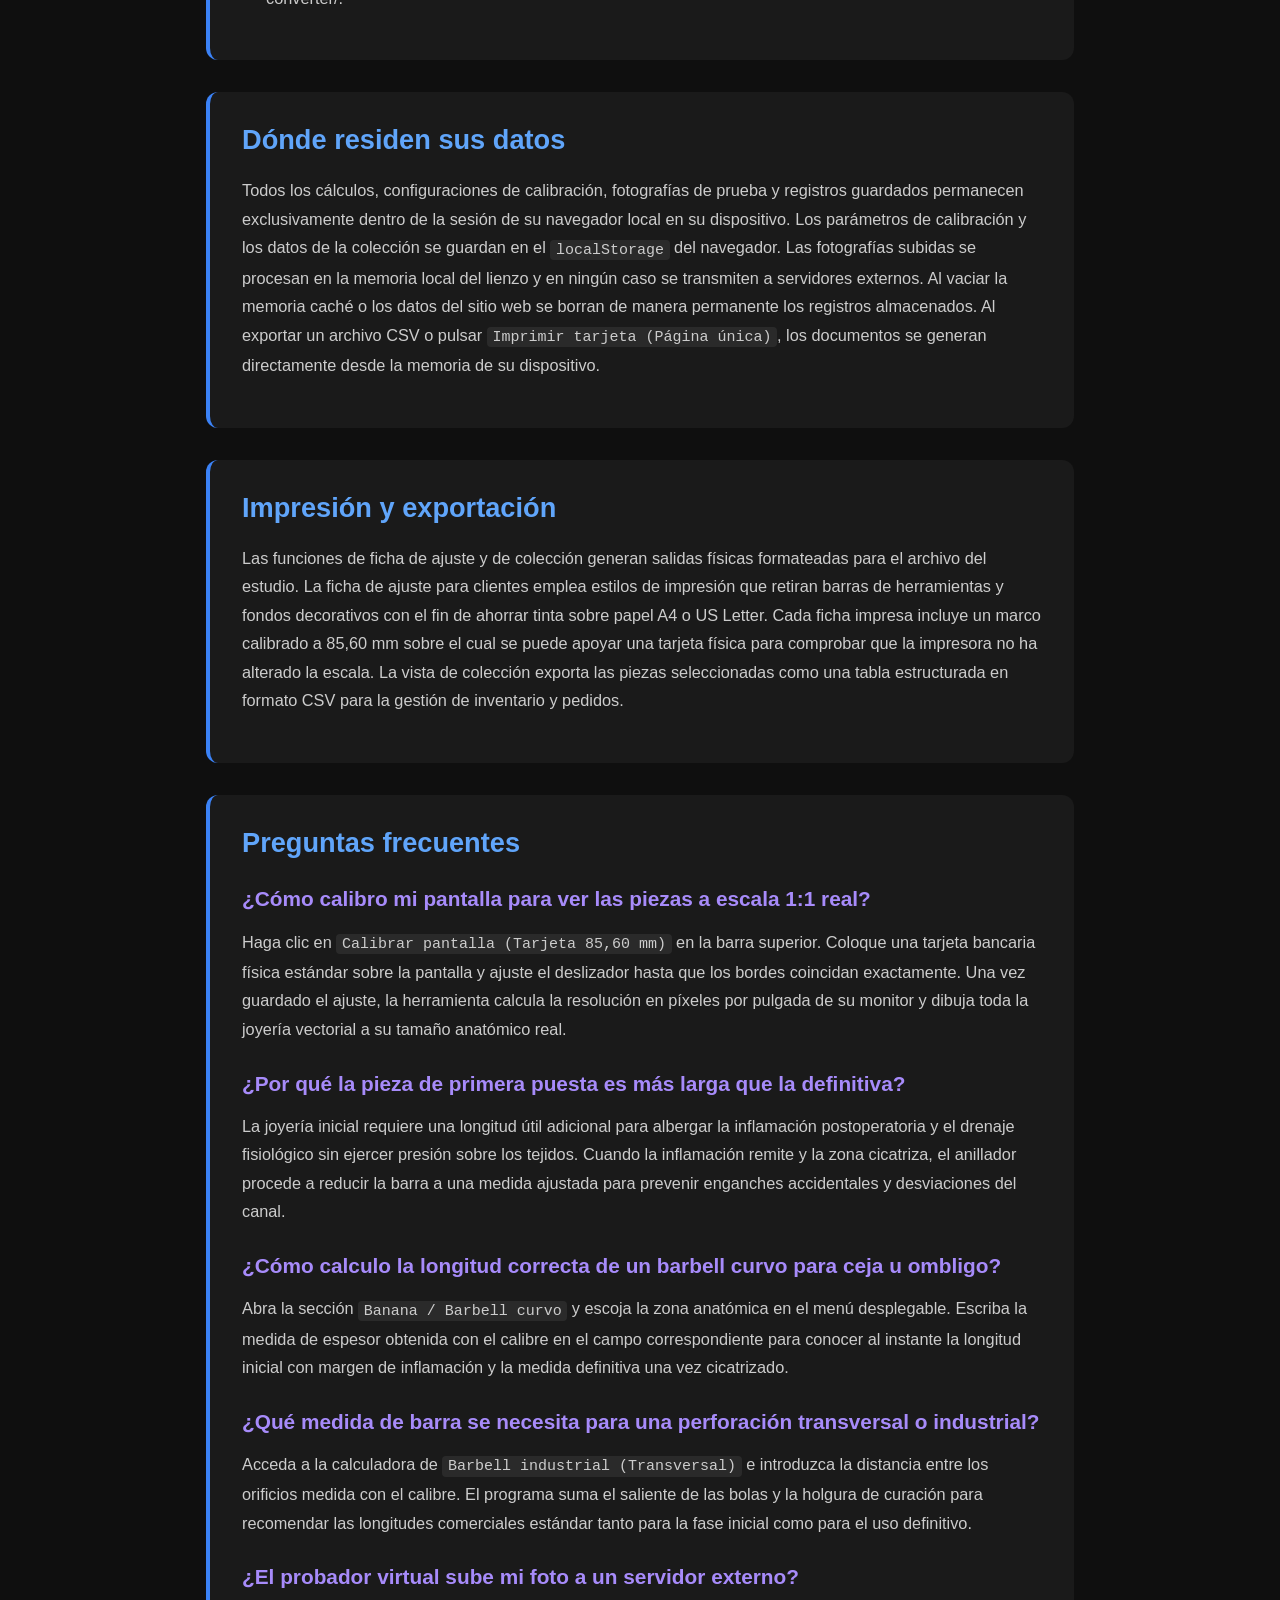
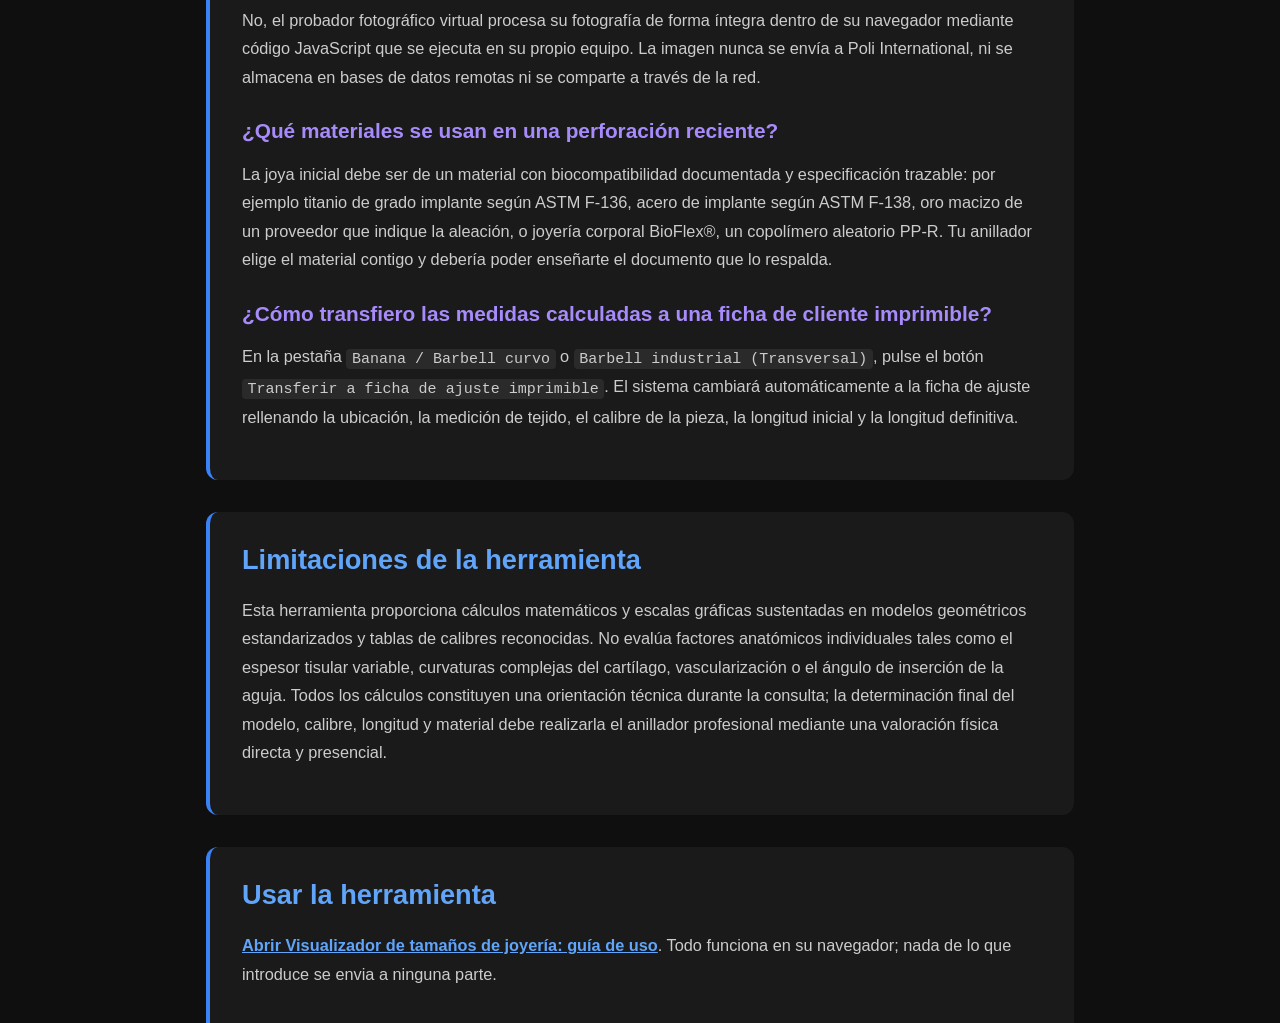
<file: documentation-es.html>
<!DOCTYPE html>
<html lang="es">
<head><meta name="robots" content="noindex,nofollow">
    <meta charset="UTF-8">
    <meta name="viewport" content="width=device-width, initial-scale=1.0">
    <title>Visualizador de tamaños de joyería: guía de uso Documentacion | Poli International</title>
    <meta name="description" content="El visualizador de tamaños de joyería es una herramienta interactiva de calibración a escala 1:1, cálculo dimensional y consulta clínica diseñada para anilladores profesionales, aprendices y clientes que necesitan comprobar medidas exactas.">
    <link rel="canonical" href="https://poliinternational.com/jewelry-size-visualizer/">
    <style>
        body { background: #0f0f0f; color: #fff; font-family: -apple-system, BlinkMacSystemFont, "Segoe UI", Roboto, sans-serif; margin: 0; padding: 0; }
        body.in-iframe .doc-hero h1 { display: none; }
        * { box-sizing: border-box; }
        .entry-content { max-width: 900px; margin: 0 auto; padding: 2rem 1rem; }
        .doc-hero { background: linear-gradient(135deg, #3B82F6, #8B5CF6); padding: 3rem 2rem; text-align: center; border-radius: 0.75rem; margin-bottom: 2rem; }
        .doc-hero h1 { font-size: 2.2rem; margin: 0 0 1rem; font-weight: 700; }
        .doc-hero p { font-size: 1.15rem; color: #E0E7FF; margin: 0; }
        .doc-hero .v2 { display: inline-block; margin-bottom: 1rem; padding: 0.2rem 0.75rem; border-radius: 999px; background: #10B981; color: #04241a; font-weight: 800; font-size: 0.8rem; letter-spacing: 0.08em; }
        .doc-section { margin: 2rem 0; padding: 2rem; background: #1a1a1a; border-radius: 0.75rem; border-left: 4px solid #3B82F6; }
        .doc-section h2 { color: #60A5FA; font-size: 1.7rem; margin: 0 0 1.25rem; font-weight: 600; }
        .doc-section h3 { color: #A78BFA; font-size: 1.3rem; margin: 1.75rem 0 0.75rem; font-weight: 600; }
        .doc-section p, .doc-section li { color: #ccc; line-height: 1.75; font-size: 1.02rem; }
        .doc-section ul, .doc-section ol { padding-left: 1.5rem; }
        .doc-section li { margin: 0.4rem 0; }
        .doc-section code { background: #2a2a2a; padding: 0.1rem 0.35rem; border-radius: 0.25rem; font-size: 0.92em; }
        .doc-section a { color: #60A5FA; font-weight: 600; }
        .highlight-box { background: linear-gradient(135deg, #1E3A8A, #4C1D95); padding: 1.25rem 1.5rem; border-radius: 0.5rem; margin: 1.5rem 0; border-left: 4px solid #10B981; }
        .highlight-box p { color: #E0E7FF; margin: 0; }
        table { width: 100%; border-collapse: collapse; margin: 1.5rem 0; }
        th, td { padding: 0.75rem; text-align: left; border: 1px solid #333; vertical-align: top; }
        th { background: #2a2a2a; color: #60A5FA; }
        td { color: #ccc; }
        .doc-langs { display: flex; flex-wrap: wrap; gap: 0.4rem; margin: 0 0 1.5rem; font-size: 0.9rem; }
        .doc-langs a, .doc-langs span { padding: 0.3rem 0.7rem; border-radius: 999px; border: 1px solid #333; text-decoration: none; }
        .doc-langs a { color: #60A5FA; }
        .doc-langs span { background: #1E3A8A; color: #E0E7FF; border-color: #1E3A8A; font-weight: 700; }
    </style>
</head>
<body>
<script>if (window.self !== window.top) document.body.classList.add('in-iframe');</script>
    <div class="entry-content">
        <nav class="doc-langs" aria-label="Documentation language"><a lang="en" href="documentation.html">English</a><a lang="fr" href="documentation-fr.html">Francais</a><a lang="de" href="documentation-de.html">Deutsch</a><span lang="es">Espanol</span><a lang="it" href="documentation-it.html">Italiano</a><a lang="nl" href="documentation-nl.html">Nederlands</a><a lang="pt" href="documentation-pt.html">Portugues</a><a lang="th" href="documentation-th.html">ไทย</a></nav>
        <div class="doc-hero">
            <span class="v2">V2</span>
            <h1>Visualizador de tamaños de joyería: guía de uso</h1>
            <p>El visualizador de tamaños de joyería es una herramienta interactiva de calibración a escala 1:1, cálculo dimensional y consulta clínica diseñada para anilladores profesionales, aprendices y clientes que necesitan comprobar medidas exactas.</p>
        </div>
        <div class="doc-section">
        <h2>Para qué sirve</h2>
        <p>Esta herramienta muestra las piezas de joyería para piercing en sus dimensiones físicas reales sobre cualquier pantalla digital. Al calibrar el sistema con una tarjeta bancaria física estándar, la joyería se presenta en su tamaño natural exacto sin importar la densidad de píxeles del monitor. El software calcula también las longitudes de barbells curvos e industriales, equilibra el margen para la inflamación inicial frente al objetivo de reducción tras la curación, ofrece una mesa de trabajo privada para mediciones sobre fotografía y genera fichas de ajuste listas para imprimir durante las consultas en el estudio.</p>
        </div>
        <div class="doc-section">
        <h2>A quién va dirigido</h2>
        <p>Esta aplicación atiende a cuatro colectivos principales:</p>
        <ul>
        <li>Anilladores profesionales que verifican longitudes de barras y redactan fichas de consulta técnica para sus clientes.</li>
        <li>Personal de mostrador y aprendices que cotejan calibres entre la norma American Wire Gauge y los milímetros métricos.</li>
        <li>Clientes que comprueban las medidas reales antes de adquirir joyería de sustitución para perforaciones ya cicatrizadas.</li>
        <li>Formadores de estudio que imparten clases sobre tolerancias anatómicas, geometrías de perforaciones transversales y normas de biocompatibilidad.</li>
        </ul>
        </div>
        <div class="doc-section">
        <h2>Cómo utilizarlo</h2>
        <h3>Cómo cambiar de idioma</h3>
        <p>La herramienta está disponible en ocho idiomas: inglés (EN), alemán (DE), francés (FR), español (ES), italiano (IT), portugués (PT), neerlandés (NL) y tailandés (TH).</p>
        <ol>
        <li><strong>Selector de idioma en la barra superior:</strong> Utilice el menú desplegable en la barra de utilidades superior (o en el pie de página) para seleccionar su idioma en cualquier dispositivo.</li>
        <li><strong>Botones rápidos de idioma (ordenador y tableta):</strong> Haga clic en cualquiera de los botones de idioma (<code>EN</code>, <code>DE</code>, <code>FR</code>, <code>ES</code>, <code>IT</code>, <code>PT</code>, <code>NL</code>) para cambiar instantáneamente la interfaz. El idioma activo se resalta en oro rosa.</li>
        <li><strong>Información sobre herramientas al pasar el cursor:</strong> Sitúe el cursor sobre el icono del globo terráqueo (<code></code>) para ver la lista completa de idiomas admitidos.</li>
        <li><strong>Preferencia guardada:</strong> Su selección se guarda automáticamente en el almacenamiento local de su navegador (<code>localStorage</code>) y se mantendrá en cada visita.</li>
        </ol>
        <h3>Calibrar la pantalla a escala 1:1 real</h3>
        <ol>
        <li>Haga clic en <code>Calibrar pantalla (Tarjeta 85,60 mm)</code> en la cabecera.</li>
        <li>Sostenga una tarjeta bancaria física estándar (85,60 mm de ancho conforme a la norma ISO/IEC 7810 ID-1) directamente contra su pantalla.</li>
        <li>Arrastre el control <code>Ajustar ancho de tarjeta a la tarjeta física:</code> hasta que las dimensiones coincidan con precisión.</li>
        <li>Pulse <code>Guardar calibración (Activar 1:1 real)</code> para fijar la escala calibrada en todos los módulos.</li>
        </ol>
        <h3>Explorar e inspeccionar joyería en el visualizador 1:1</h3>
        <ol>
        <li>Abra la pestaña <code>Visualizador a escala 1:1</code> en el menú principal de navegación.</li>
        <li>Filtre el catálogo por categoría, calibre, material o zona anatómica.</li>
        <li>Alterne las unidades de medida entre <code>mm</code> y <code>pulg.</code>.</li>
        <li>Haga clic en cualquier tarjeta de producto para inspeccionar la longitud útil, el grosor de la barra y el diámetro de las bolas a escala 1:1.</li>
        <li>Añada piezas a <code>Comparar Tamaños</code> o almacénelas en su <code>Colección Guardada</code>.</li>
        </ol>
        <h3>Calcular la longitud de un barbell curvo</h3>
        <ol>
        <li>Abra la pestaña <code>Banana / Barbell curvo</code> en la barra superior.</li>
        <li>Seleccione la zona en el menú desplegable <code>Seleccionar ubicación de perforación:</code>.</li>
        <li>Introduzca la medición obtenida con el calibre en <code>Espesor de tejido medido (Orificio a orificio / Profundidad):</code>.</li>
        <li>Indique el <code>Calibre estándar:</code> y pulse <code>Calcular longitud de barbell</code>.</li>
        <li>Revise los valores recomendados en <code>Perforación reciente (Longitud inicial)</code> y <code>Perforación curada (Longitud reducida)</code>.</li>
        <li>Haga clic en <code>Transferir a ficha de ajuste imprimible</code> para volcar los datos a la ficha técnica.</li>
        </ol>
        <h3>Dimensionar barbells industriales y perforaciones transversales</h3>
        <ol>
        <li>Abra la pestaña <code>Barbell industrial (Transversal)</code> en el menú de navegación.</li>
        <li>Introduzca la distancia entre perforaciones tomada con el calibre en <code>Distancia cartílago orificio a orificio (20–80 mm):</code>.</li>
        <li>Seleccione el tamaño de las bolas bajo <code>Diámetro de las bolas:</code> (3 mm, 4 mm o 5 mm).</li>
        <li>Analice las medidas sugeridas en <code>Industrial reciente (Medida inicial)</code> y <code>Industrial curado (Medida reducida)</code>.</li>
        <li>Pulse <code>Transferir a ficha de ajuste imprimible</code> para exportar las especificaciones técnicas.</li>
        </ol>
        <h3>Comprobar la colocación con el probador fotográfico virtual</h3>
        <ol>
        <li>Abra la pestaña <code>Probador Virtual</code>.</li>
        <li>Haga clic en <code>Elegir foto del dispositivo</code> o en <code>Tomar foto / selfie</code>.</li>
        <li>Seleccione la silueta de una pieza de joyería en la galería disponible.</li>
        <li>Regule <code>Ajuste de escala visual:</code>, <code>Rotación:</code> y <code>Opacidad:</code> para posicionar la pieza sobre la anatomía.</li>
        </ol>
        <h3>Comparar tamaños de piezas cara a cara</h3>
        <ol>
        <li>Abra la pestaña <code>Comparar Tamaños</code>.</li>
        <li>Elija de dos a cuatro artículos de su lista de comparación o del catálogo general.</li>
        <li>Compare los grosores de alambre y las longitudes útiles directamente a escala calibrada 1:1.</li>
        </ol>
        <h3>Consultar la guía anatómica de perforaciones</h3>
        <ol>
        <li>Abra la pestaña <code>Guía Anatómica</code>.</li>
        <li>Seleccione una región corporal como el lóbulo, hélix, conch u ombligo.</li>
        <li>Revise los calibres iniciales habituales, las longitudes de apertura, los objetivos de reducción y los plazos de curación según la práctica profesional consolidada.</li>
        </ol>
        <h3>Medir el espesor del tejido a partir de una fotografía</h3>
        <ol>
        <li>Abra la pestaña <code>Medición por Foto</code>.</li>
        <li>Cargue una fotografía donde aparezca la zona de perforación junto a una tarjeta bancaria física.</li>
        <li>Ajuste los marcadores de referencia sobre el borde de 85,60 mm de la tarjeta patrón.</li>
        <li>Desplace los marcadores de medición sobre el espesor del tejido para obtener el valor exacto en milímetros.</li>
        </ol>
        <h3>Gestionar la colección de piezas guardadas</h3>
        <ol>
        <li>Abra la pestaña <code>Colección Guardada</code>.</li>
        <li>Revise las piezas archivadas, sus fichas técnicas y las notas introducidas.</li>
        <li>Exporte una hoja de cálculo CSV o imprima un listado físico para el mostrador del estudio.</li>
        </ol>
        <h3>Generar e imprimir fichas de ajuste para clientes</h3>
        <ol>
        <li>Abra la pestaña <code>Ficha de Ajuste</code>.</li>
        <li>Complete los campos <code>Estudio / Anillador:</code>, <code>Nombre / Referencia de cliente:</code> y <code>Ubicación de perforación:</code>.</li>
        <li>Verifique <code>Calibre de la pieza:</code>, <code>Longitud inicial (Margen de inflamación):</code> y <code>Longitud reducida (Objetivo curado):</code>.</li>
        <li>Elija el <code>Material idóneo:</code> y añada las <code>Notas e instrucciones del anillador:</code>.</li>
        <li>Haga clic en <code>Imprimir tarjeta (Página única)</code> para obtener un documento limpio dotado de un recuadro de verificación a 85,60 mm.</li>
        </ol>
        </div>
        <div class="doc-section">
        <h2>Lo que esta herramienta no hace</h2>
        <p>Esta aplicación se concentra estrictamente en la visualización dimensional, el cálculo geométrico de barras y la documentación técnica para clientes. Para procedimientos complementarios, utilice las siguientes herramientas especializadas:</p>
        <ul>
        <li>Cronogramas de dilatación del lóbulo y descansos entre medidas: utilice el Ear Stretching Timeline en https://poliinternational.com/ear-stretching-timeline/.</li>
        <li>Pautas de cuidados posteriores paso a paso y lavados con suero fisiológico: utilice el Aftercare Schedule Generator en https://poliinternational.com/aftercare-schedule-generator/.</li>
        <li>Presión de cámara de autoclave y ciclos de esterilización por vapor: utilice el Autoclave Calculator en https://poliinternational.com/autoclave-calculator/.</li>
        <li>Selección de calibre de aguja y tubos de recepción: utilice el Needle Selector en https://poliinternational.com/needle-selector/.</li>
        <li>Escalado de calcos para tatuaje y elongación dérmica: utilice el Stencil Calculator en https://poliinternational.com/stencil-calculator/.</li>
        <li>Tablas de cableado industrial no corporal: utilice el Gauge Converter en https://poliinternational.com/gauge-converter/.</li>
        </ul>
        </div>
        <div class="doc-section">
        <h2>Dónde residen sus datos</h2>
        <p>Todos los cálculos, configuraciones de calibración, fotografías de prueba y registros guardados permanecen exclusivamente dentro de la sesión de su navegador local en su dispositivo. Los parámetros de calibración y los datos de la colección se guardan en el <code>localStorage</code> del navegador. Las fotografías subidas se procesan en la memoria local del lienzo y en ningún caso se transmiten a servidores externos. Al vaciar la memoria caché o los datos del sitio web se borran de manera permanente los registros almacenados. Al exportar un archivo CSV o pulsar <code>Imprimir tarjeta (Página única)</code>, los documentos se generan directamente desde la memoria de su dispositivo.</p>
        </div>
        <div class="doc-section">
        <h2>Impresión y exportación</h2>
        <p>Las funciones de ficha de ajuste y de colección generan salidas físicas formateadas para el archivo del estudio. La ficha de ajuste para clientes emplea estilos de impresión que retiran barras de herramientas y fondos decorativos con el fin de ahorrar tinta sobre papel A4 o US Letter. Cada ficha impresa incluye un marco calibrado a 85,60 mm sobre el cual se puede apoyar una tarjeta física para comprobar que la impresora no ha alterado la escala. La vista de colección exporta las piezas seleccionadas como una tabla estructurada en formato CSV para la gestión de inventario y pedidos.</p>
        </div>
        <div class="doc-section">
        <h2>Preguntas frecuentes</h2>
        <h3>¿Cómo calibro mi pantalla para ver las piezas a escala 1:1 real?</h3>
        <p>Haga clic en <code>Calibrar pantalla (Tarjeta 85,60 mm)</code> en la barra superior. Coloque una tarjeta bancaria física estándar sobre la pantalla y ajuste el deslizador hasta que los bordes coincidan exactamente. Una vez guardado el ajuste, la herramienta calcula la resolución en píxeles por pulgada de su monitor y dibuja toda la joyería vectorial a su tamaño anatómico real.</p>
        <h3>¿Por qué la pieza de primera puesta es más larga que la definitiva?</h3>
        <p>La joyería inicial requiere una longitud útil adicional para albergar la inflamación postoperatoria y el drenaje fisiológico sin ejercer presión sobre los tejidos. Cuando la inflamación remite y la zona cicatriza, el anillador procede a reducir la barra a una medida ajustada para prevenir enganches accidentales y desviaciones del canal.</p>
        <h3>¿Cómo calculo la longitud correcta de un barbell curvo para ceja u ombligo?</h3>
        <p>Abra la sección <code>Banana / Barbell curvo</code> y escoja la zona anatómica en el menú desplegable. Escriba la medida de espesor obtenida con el calibre en el campo correspondiente para conocer al instante la longitud inicial con margen de inflamación y la medida definitiva una vez cicatrizado.</p>
        <h3>¿Qué medida de barra se necesita para una perforación transversal o industrial?</h3>
        <p>Acceda a la calculadora de <code>Barbell industrial (Transversal)</code> e introduzca la distancia entre los orificios medida con el calibre. El programa suma el saliente de las bolas y la holgura de curación para recomendar las longitudes comerciales estándar tanto para la fase inicial como para el uso definitivo.</p>
        <h3>¿El probador virtual sube mi foto a un servidor externo?</h3>
        <p>No, el probador fotográfico virtual procesa su fotografía de forma íntegra dentro de su navegador mediante código JavaScript que se ejecuta en su propio equipo. La imagen nunca se envía a Poli International, ni se almacena en bases de datos remotas ni se comparte a través de la red.</p>
        <h3>¿Qué materiales se usan en una perforación reciente?</h3>
        <p>La joya inicial debe ser de un material con biocompatibilidad documentada y especificación trazable: por ejemplo titanio de grado implante según ASTM F-136, acero de implante según ASTM F-138, oro macizo de un proveedor que indique la aleación, o joyería corporal BioFlex®, un copolímero aleatorio PP-R. Tu anillador elige el material contigo y debería poder enseñarte el documento que lo respalda.</p>
        <h3>¿Cómo transfiero las medidas calculadas a una ficha de cliente imprimible?</h3>
        <p>En la pestaña <code>Banana / Barbell curvo</code> o <code>Barbell industrial (Transversal)</code>, pulse el botón <code>Transferir a ficha de ajuste imprimible</code>. El sistema cambiará automáticamente a la ficha de ajuste rellenando la ubicación, la medición de tejido, el calibre de la pieza, la longitud inicial y la longitud definitiva.</p>
        </div>
        <div class="doc-section">
        <h2>Limitaciones de la herramienta</h2>
        <p>Esta herramienta proporciona cálculos matemáticos y escalas gráficas sustentadas en modelos geométricos estandarizados y tablas de calibres reconocidas. No evalúa factores anatómicos individuales tales como el espesor tisular variable, curvaturas complejas del cartílago, vascularización o el ángulo de inserción de la aguja. Todos los cálculos constituyen una orientación técnica durante la consulta; la determinación final del modelo, calibre, longitud y material debe realizarla el anillador profesional mediante una valoración física directa y presencial.</p>
        </div>
        <div class="doc-section">
            <h2>Usar la herramienta</h2>
            <p><a href="https://poliinternational.com/jewelry-size-visualizer/" target="_top">Abrir Visualizador de tamaños de joyería: guía de uso</a>. Todo funciona en su navegador; nada de lo que introduce se envia a ninguna parte.</p>
        </div>
    </div>
</body>
</html>
</file>
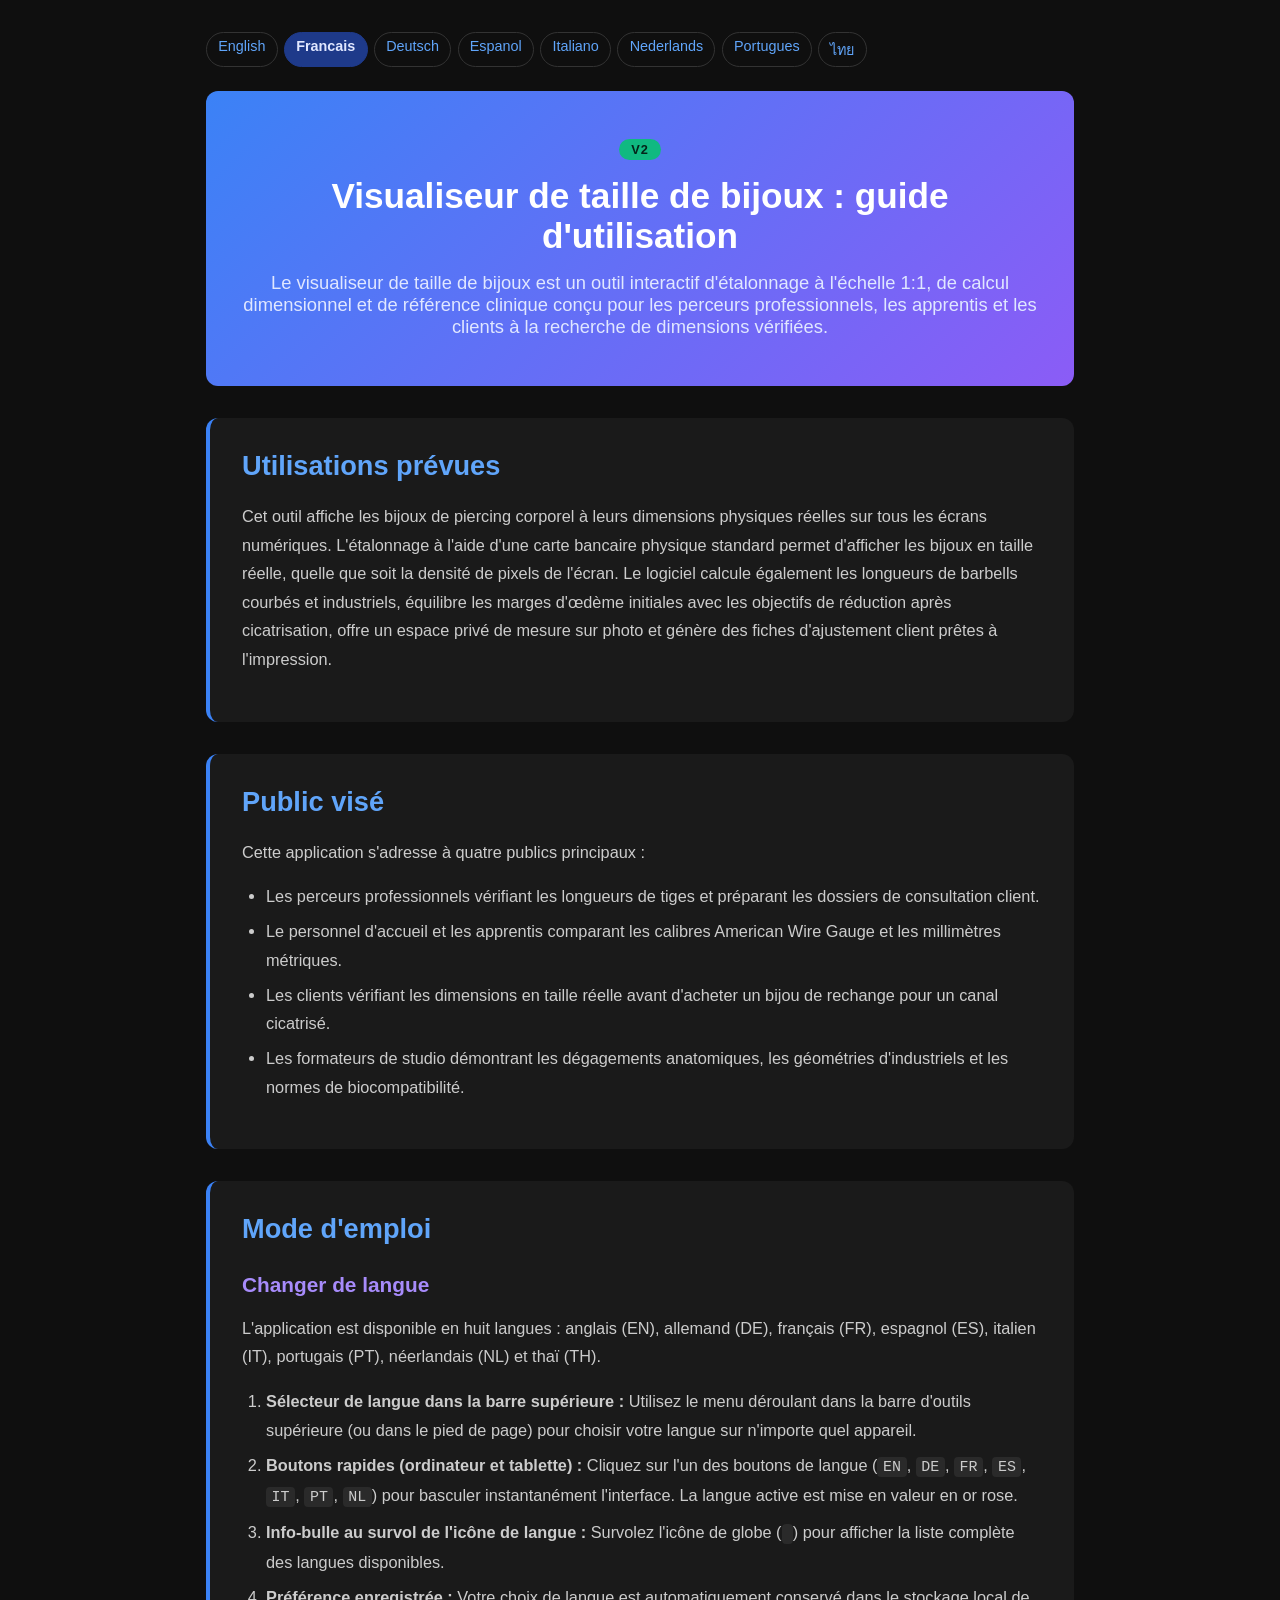
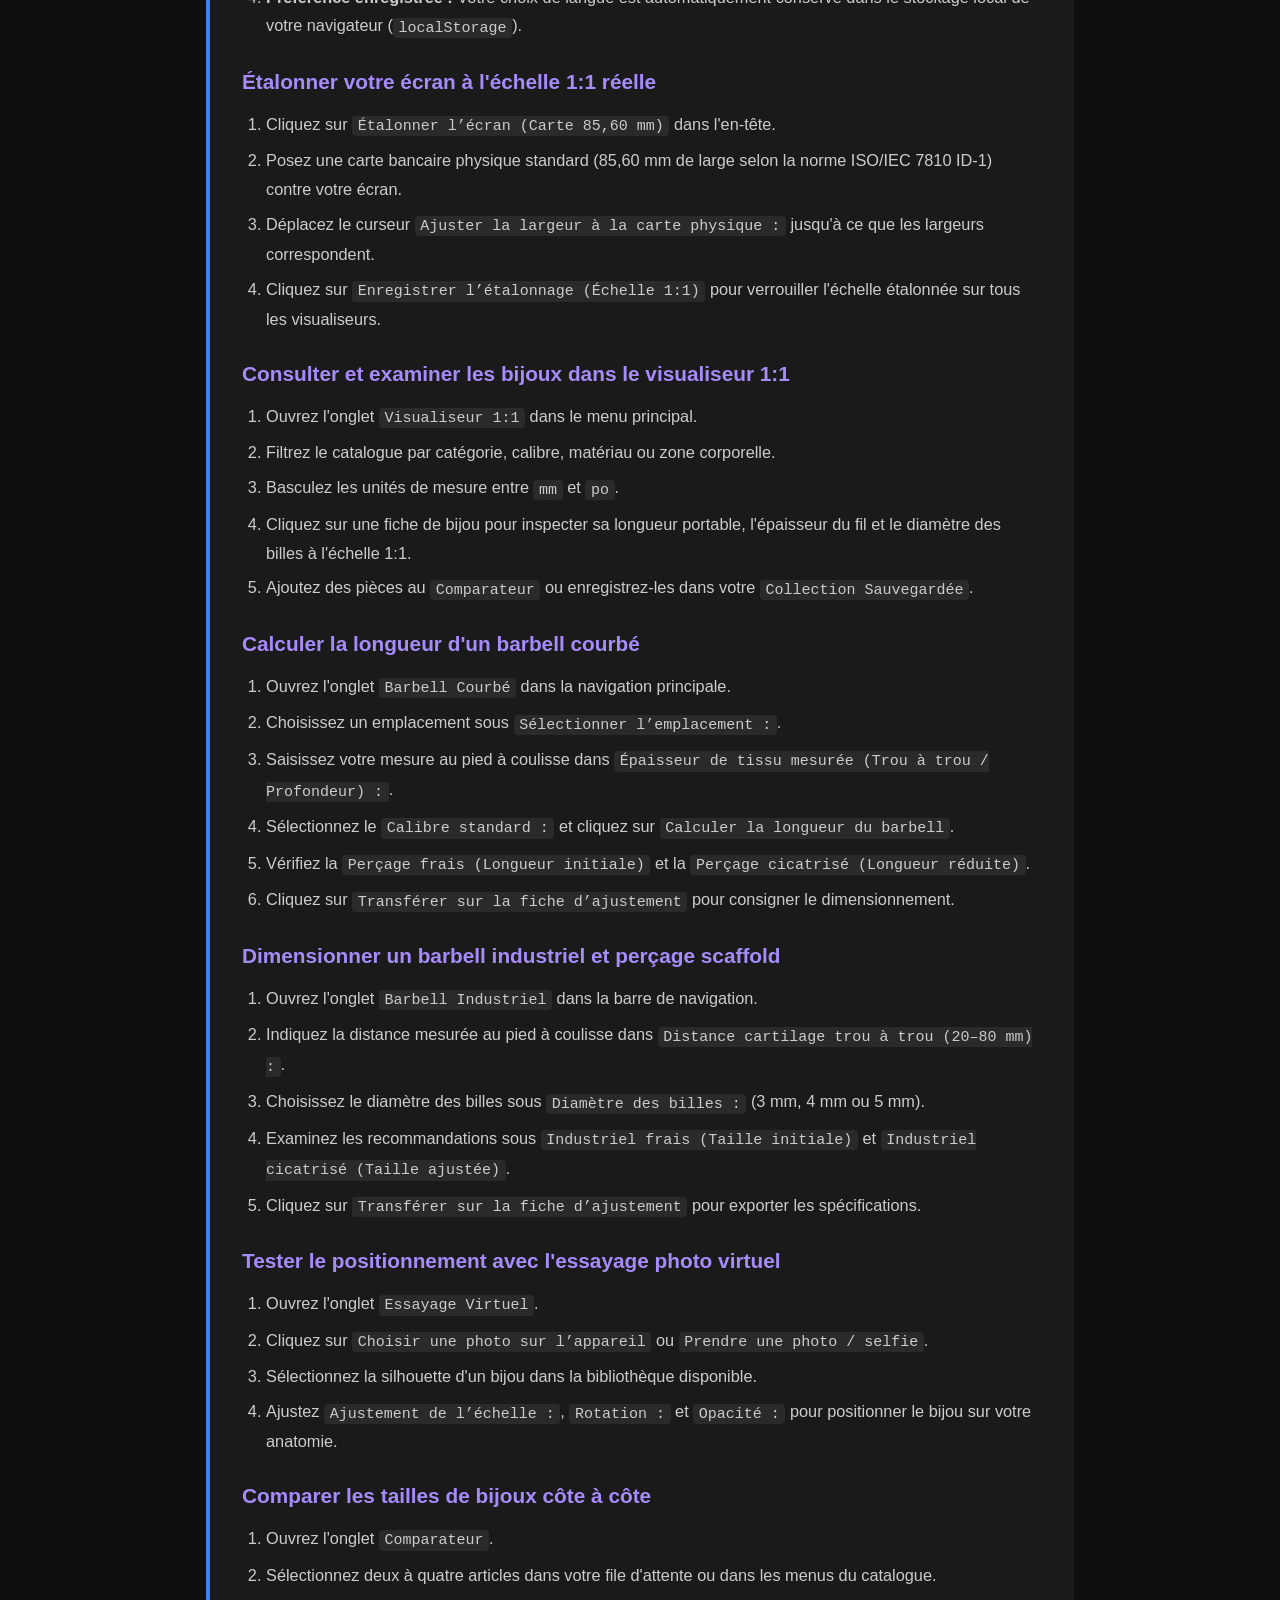
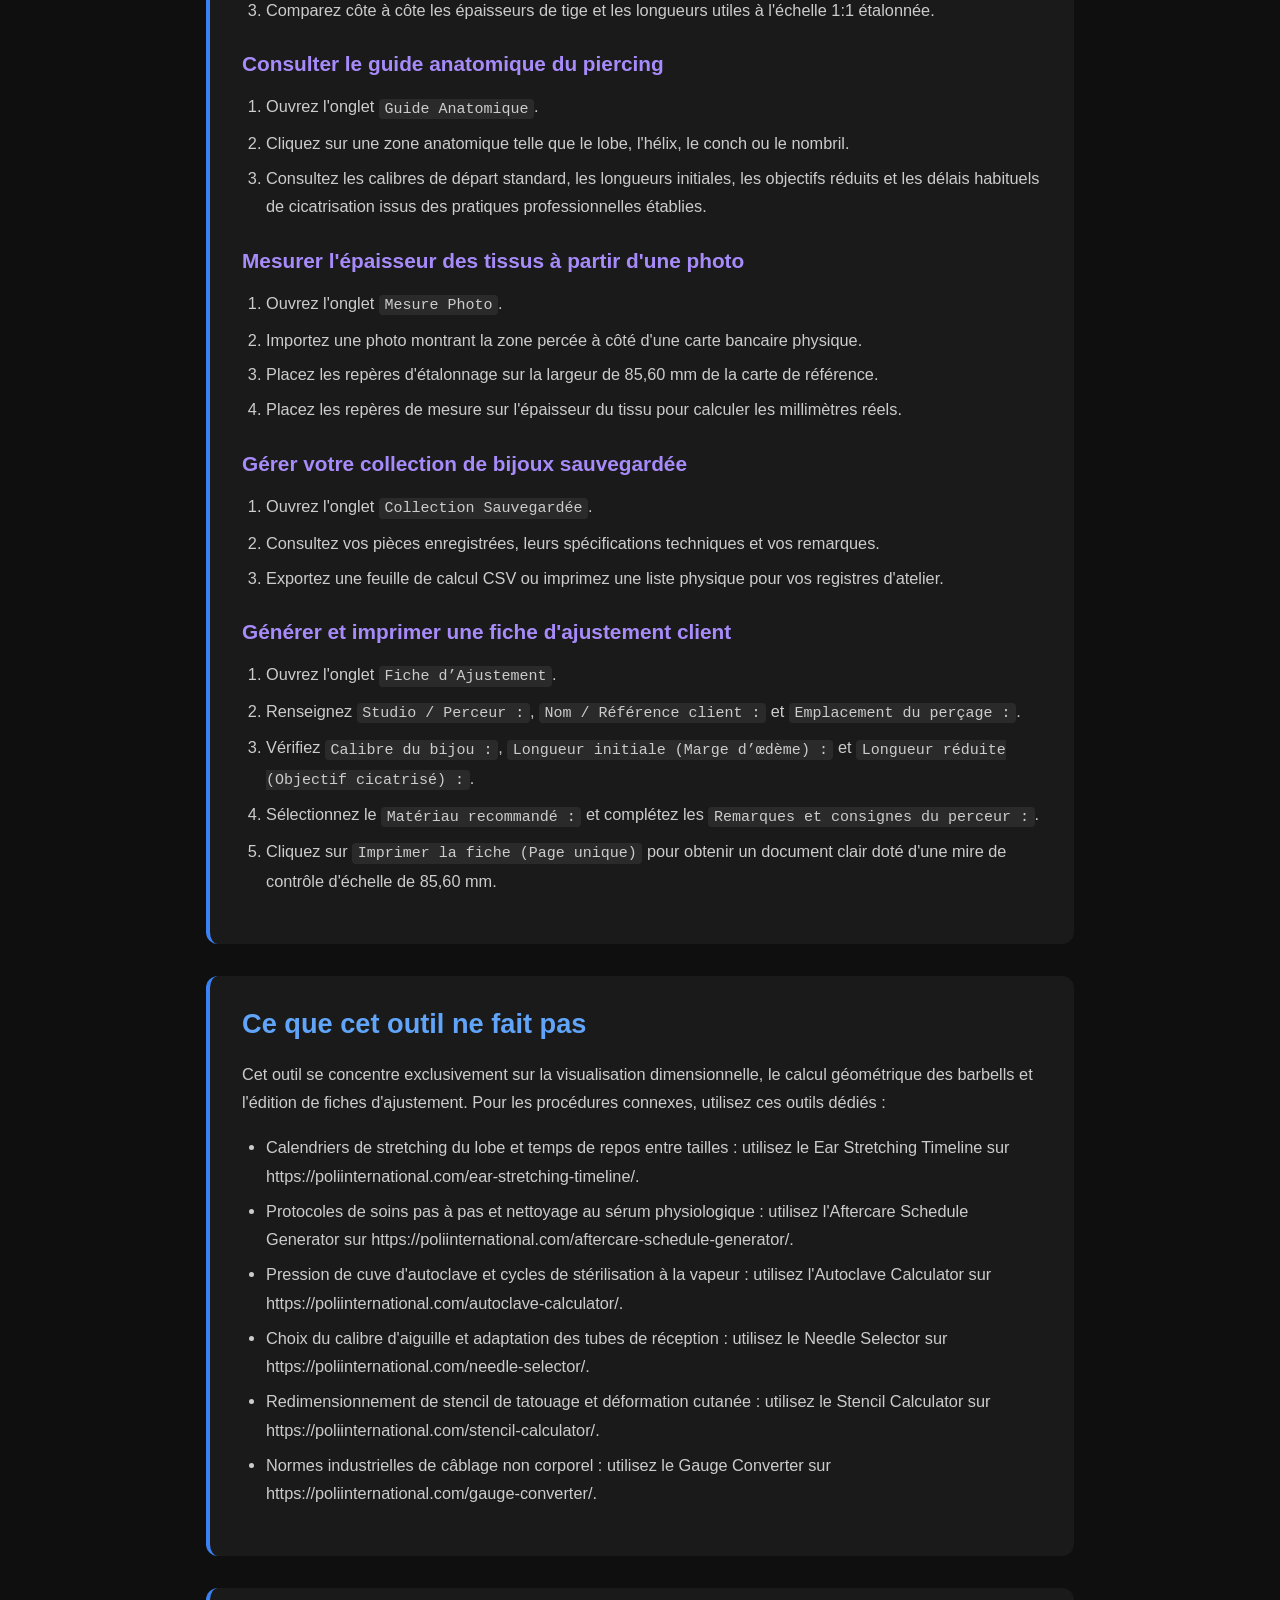
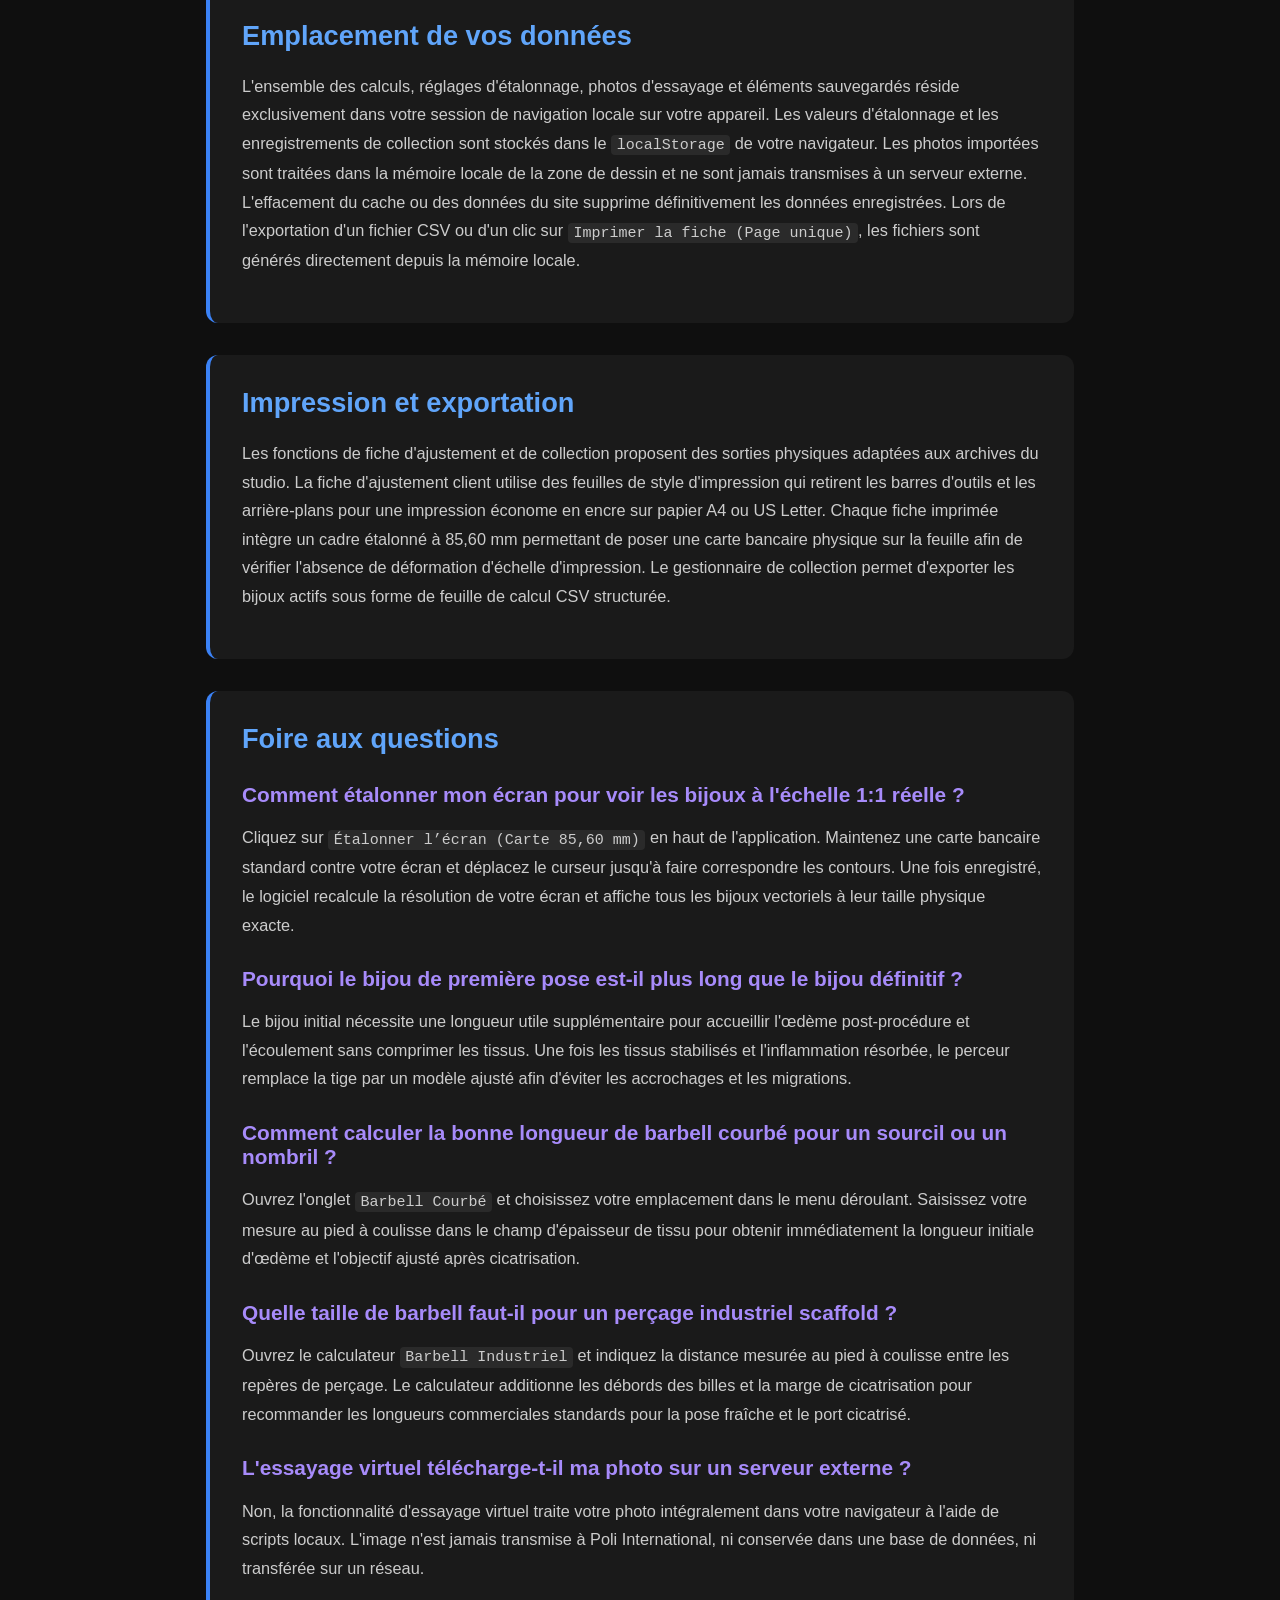
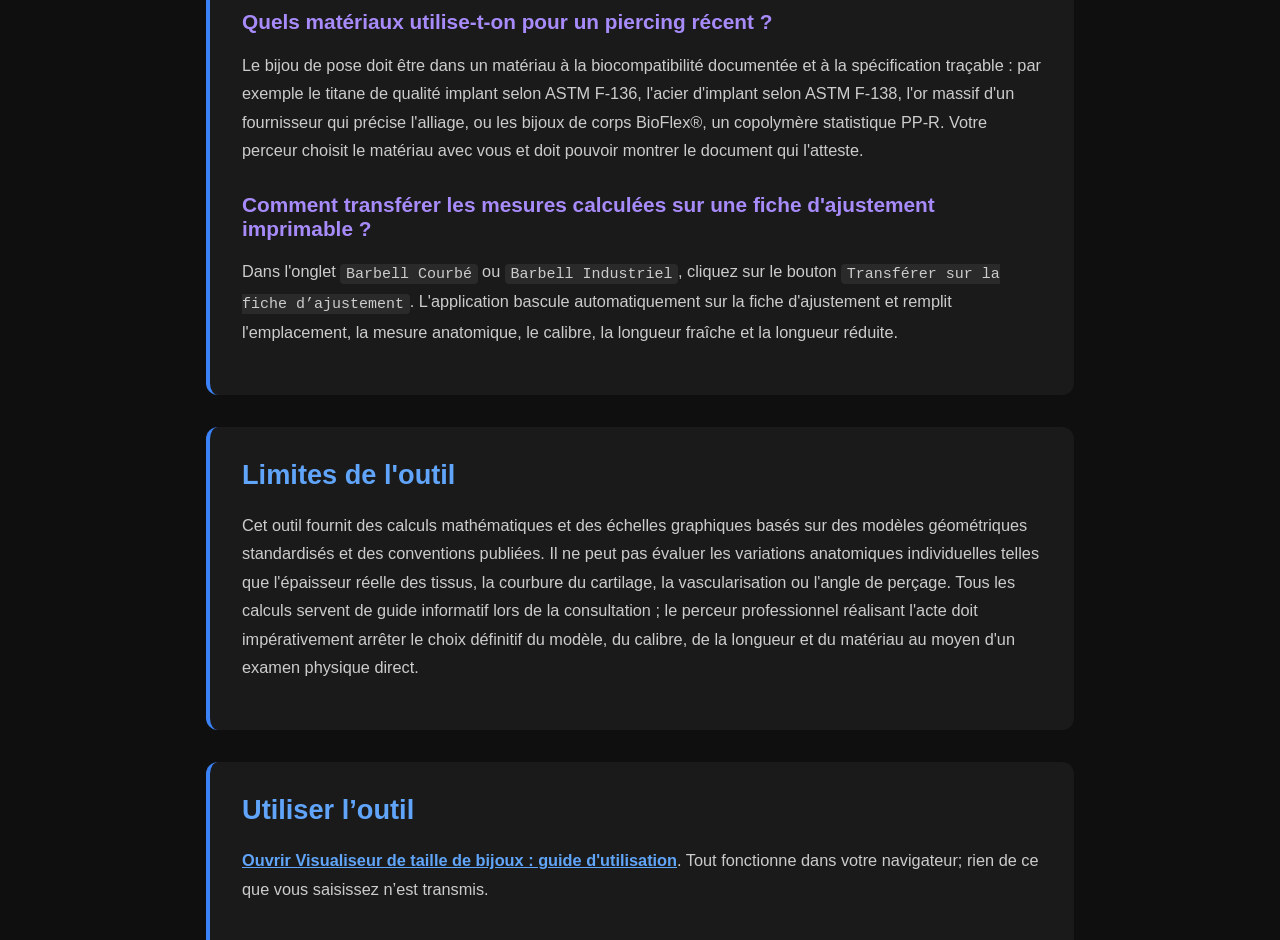
<file: documentation-fr.html>
<!DOCTYPE html>
<html lang="fr">
<head><meta name="robots" content="noindex,nofollow">
    <meta charset="UTF-8">
    <meta name="viewport" content="width=device-width, initial-scale=1.0">
    <title>Visualiseur de taille de bijoux : guide d'utilisation Documentation | Poli International</title>
    <meta name="description" content="Le visualiseur de taille de bijoux est un outil interactif d'étalonnage à l'échelle 1:1, de calcul dimensionnel et de référence clinique conçu pour les perceurs professionnels, les apprentis et les clients à la recherche de dimensions vérifiées.">
    <link rel="canonical" href="https://poliinternational.com/jewelry-size-visualizer/">
    <style>
        body { background: #0f0f0f; color: #fff; font-family: -apple-system, BlinkMacSystemFont, "Segoe UI", Roboto, sans-serif; margin: 0; padding: 0; }
        body.in-iframe .doc-hero h1 { display: none; }
        * { box-sizing: border-box; }
        .entry-content { max-width: 900px; margin: 0 auto; padding: 2rem 1rem; }
        .doc-hero { background: linear-gradient(135deg, #3B82F6, #8B5CF6); padding: 3rem 2rem; text-align: center; border-radius: 0.75rem; margin-bottom: 2rem; }
        .doc-hero h1 { font-size: 2.2rem; margin: 0 0 1rem; font-weight: 700; }
        .doc-hero p { font-size: 1.15rem; color: #E0E7FF; margin: 0; }
        .doc-hero .v2 { display: inline-block; margin-bottom: 1rem; padding: 0.2rem 0.75rem; border-radius: 999px; background: #10B981; color: #04241a; font-weight: 800; font-size: 0.8rem; letter-spacing: 0.08em; }
        .doc-section { margin: 2rem 0; padding: 2rem; background: #1a1a1a; border-radius: 0.75rem; border-left: 4px solid #3B82F6; }
        .doc-section h2 { color: #60A5FA; font-size: 1.7rem; margin: 0 0 1.25rem; font-weight: 600; }
        .doc-section h3 { color: #A78BFA; font-size: 1.3rem; margin: 1.75rem 0 0.75rem; font-weight: 600; }
        .doc-section p, .doc-section li { color: #ccc; line-height: 1.75; font-size: 1.02rem; }
        .doc-section ul, .doc-section ol { padding-left: 1.5rem; }
        .doc-section li { margin: 0.4rem 0; }
        .doc-section code { background: #2a2a2a; padding: 0.1rem 0.35rem; border-radius: 0.25rem; font-size: 0.92em; }
        .doc-section a { color: #60A5FA; font-weight: 600; }
        .highlight-box { background: linear-gradient(135deg, #1E3A8A, #4C1D95); padding: 1.25rem 1.5rem; border-radius: 0.5rem; margin: 1.5rem 0; border-left: 4px solid #10B981; }
        .highlight-box p { color: #E0E7FF; margin: 0; }
        table { width: 100%; border-collapse: collapse; margin: 1.5rem 0; }
        th, td { padding: 0.75rem; text-align: left; border: 1px solid #333; vertical-align: top; }
        th { background: #2a2a2a; color: #60A5FA; }
        td { color: #ccc; }
        .doc-langs { display: flex; flex-wrap: wrap; gap: 0.4rem; margin: 0 0 1.5rem; font-size: 0.9rem; }
        .doc-langs a, .doc-langs span { padding: 0.3rem 0.7rem; border-radius: 999px; border: 1px solid #333; text-decoration: none; }
        .doc-langs a { color: #60A5FA; }
        .doc-langs span { background: #1E3A8A; color: #E0E7FF; border-color: #1E3A8A; font-weight: 700; }
    </style>
</head>
<body>
<script>if (window.self !== window.top) document.body.classList.add('in-iframe');</script>
    <div class="entry-content">
        <nav class="doc-langs" aria-label="Documentation language"><a lang="en" href="documentation.html">English</a><span lang="fr">Francais</span><a lang="de" href="documentation-de.html">Deutsch</a><a lang="es" href="documentation-es.html">Espanol</a><a lang="it" href="documentation-it.html">Italiano</a><a lang="nl" href="documentation-nl.html">Nederlands</a><a lang="pt" href="documentation-pt.html">Portugues</a><a lang="th" href="documentation-th.html">ไทย</a></nav>
        <div class="doc-hero">
            <span class="v2">V2</span>
            <h1>Visualiseur de taille de bijoux : guide d'utilisation</h1>
            <p>Le visualiseur de taille de bijoux est un outil interactif d'étalonnage à l'échelle 1:1, de calcul dimensionnel et de référence clinique conçu pour les perceurs professionnels, les apprentis et les clients à la recherche de dimensions vérifiées.</p>
        </div>
        <div class="doc-section">
        <h2>Utilisations prévues</h2>
        <p>Cet outil affiche les bijoux de piercing corporel à leurs dimensions physiques réelles sur tous les écrans numériques. L'étalonnage à l'aide d'une carte bancaire physique standard permet d'afficher les bijoux en taille réelle, quelle que soit la densité de pixels de l'écran. Le logiciel calcule également les longueurs de barbells courbés et industriels, équilibre les marges d'œdème initiales avec les objectifs de réduction après cicatrisation, offre un espace privé de mesure sur photo et génère des fiches d'ajustement client prêtes à l'impression.</p>
        </div>
        <div class="doc-section">
        <h2>Public visé</h2>
        <p>Cette application s'adresse à quatre publics principaux :</p>
        <ul>
        <li>Les perceurs professionnels vérifiant les longueurs de tiges et préparant les dossiers de consultation client.</li>
        <li>Le personnel d'accueil et les apprentis comparant les calibres American Wire Gauge et les millimètres métriques.</li>
        <li>Les clients vérifiant les dimensions en taille réelle avant d'acheter un bijou de rechange pour un canal cicatrisé.</li>
        <li>Les formateurs de studio démontrant les dégagements anatomiques, les géométries d'industriels et les normes de biocompatibilité.</li>
        </ul>
        </div>
        <div class="doc-section">
        <h2>Mode d'emploi</h2>
        <h3>Changer de langue</h3>
        <p>L'application est disponible en huit langues : anglais (EN), allemand (DE), français (FR), espagnol (ES), italien (IT), portugais (PT), néerlandais (NL) et thaï (TH).</p>
        <ol>
        <li><strong>Sélecteur de langue dans la barre supérieure :</strong> Utilisez le menu déroulant dans la barre d'outils supérieure (ou dans le pied de page) pour choisir votre langue sur n'importe quel appareil.</li>
        <li><strong>Boutons rapides (ordinateur et tablette) :</strong> Cliquez sur l'un des boutons de langue (<code>EN</code>, <code>DE</code>, <code>FR</code>, <code>ES</code>, <code>IT</code>, <code>PT</code>, <code>NL</code>) pour basculer instantanément l'interface. La langue active est mise en valeur en or rose.</li>
        <li><strong>Info-bulle au survol de l'icône de langue :</strong> Survolez l'icône de globe (<code></code>) pour afficher la liste complète des langues disponibles.</li>
        <li><strong>Préférence enregistrée :</strong> Votre choix de langue est automatiquement conservé dans le stockage local de votre navigateur (<code>localStorage</code>).</li>
        </ol>
        <h3>Étalonner votre écran à l'échelle 1:1 réelle</h3>
        <ol>
        <li>Cliquez sur <code>Étalonner l’écran (Carte 85,60 mm)</code> dans l'en-tête.</li>
        <li>Posez une carte bancaire physique standard (85,60 mm de large selon la norme ISO/IEC 7810 ID-1) contre votre écran.</li>
        <li>Déplacez le curseur <code>Ajuster la largeur à la carte physique :</code> jusqu'à ce que les largeurs correspondent.</li>
        <li>Cliquez sur <code>Enregistrer l’étalonnage (Échelle 1:1)</code> pour verrouiller l'échelle étalonnée sur tous les visualiseurs.</li>
        </ol>
        <h3>Consulter et examiner les bijoux dans le visualiseur 1:1</h3>
        <ol>
        <li>Ouvrez l'onglet <code>Visualiseur 1:1</code> dans le menu principal.</li>
        <li>Filtrez le catalogue par catégorie, calibre, matériau ou zone corporelle.</li>
        <li>Basculez les unités de mesure entre <code>mm</code> et <code>po</code>.</li>
        <li>Cliquez sur une fiche de bijou pour inspecter sa longueur portable, l'épaisseur du fil et le diamètre des billes à l'échelle 1:1.</li>
        <li>Ajoutez des pièces au <code>Comparateur</code> ou enregistrez-les dans votre <code>Collection Sauvegardée</code>.</li>
        </ol>
        <h3>Calculer la longueur d'un barbell courbé</h3>
        <ol>
        <li>Ouvrez l'onglet <code>Barbell Courbé</code> dans la navigation principale.</li>
        <li>Choisissez un emplacement sous <code>Sélectionner l’emplacement :</code>.</li>
        <li>Saisissez votre mesure au pied à coulisse dans <code>Épaisseur de tissu mesurée (Trou à trou / Profondeur) :</code>.</li>
        <li>Sélectionnez le <code>Calibre standard :</code> et cliquez sur <code>Calculer la longueur du barbell</code>.</li>
        <li>Vérifiez la <code>Perçage frais (Longueur initiale)</code> et la <code>Perçage cicatrisé (Longueur réduite)</code>.</li>
        <li>Cliquez sur <code>Transférer sur la fiche d’ajustement</code> pour consigner le dimensionnement.</li>
        </ol>
        <h3>Dimensionner un barbell industriel et perçage scaffold</h3>
        <ol>
        <li>Ouvrez l'onglet <code>Barbell Industriel</code> dans la barre de navigation.</li>
        <li>Indiquez la distance mesurée au pied à coulisse dans <code>Distance cartilage trou à trou (20–80 mm) :</code>.</li>
        <li>Choisissez le diamètre des billes sous <code>Diamètre des billes :</code> (3 mm, 4 mm ou 5 mm).</li>
        <li>Examinez les recommandations sous <code>Industriel frais (Taille initiale)</code> et <code>Industriel cicatrisé (Taille ajustée)</code>.</li>
        <li>Cliquez sur <code>Transférer sur la fiche d’ajustement</code> pour exporter les spécifications.</li>
        </ol>
        <h3>Tester le positionnement avec l'essayage photo virtuel</h3>
        <ol>
        <li>Ouvrez l'onglet <code>Essayage Virtuel</code>.</li>
        <li>Cliquez sur <code>Choisir une photo sur l’appareil</code> ou <code>Prendre une photo / selfie</code>.</li>
        <li>Sélectionnez la silhouette d'un bijou dans la bibliothèque disponible.</li>
        <li>Ajustez <code>Ajustement de l’échelle :</code>, <code>Rotation :</code> et <code>Opacité :</code> pour positionner le bijou sur votre anatomie.</li>
        </ol>
        <h3>Comparer les tailles de bijoux côte à côte</h3>
        <ol>
        <li>Ouvrez l'onglet <code>Comparateur</code>.</li>
        <li>Sélectionnez deux à quatre articles dans votre file d'attente ou dans les menus du catalogue.</li>
        <li>Comparez côte à côte les épaisseurs de tige et les longueurs utiles à l'échelle 1:1 étalonnée.</li>
        </ol>
        <h3>Consulter le guide anatomique du piercing</h3>
        <ol>
        <li>Ouvrez l'onglet <code>Guide Anatomique</code>.</li>
        <li>Cliquez sur une zone anatomique telle que le lobe, l'hélix, le conch ou le nombril.</li>
        <li>Consultez les calibres de départ standard, les longueurs initiales, les objectifs réduits et les délais habituels de cicatrisation issus des pratiques professionnelles établies.</li>
        </ol>
        <h3>Mesurer l'épaisseur des tissus à partir d'une photo</h3>
        <ol>
        <li>Ouvrez l'onglet <code>Mesure Photo</code>.</li>
        <li>Importez une photo montrant la zone percée à côté d'une carte bancaire physique.</li>
        <li>Placez les repères d'étalonnage sur la largeur de 85,60 mm de la carte de référence.</li>
        <li>Placez les repères de mesure sur l'épaisseur du tissu pour calculer les millimètres réels.</li>
        </ol>
        <h3>Gérer votre collection de bijoux sauvegardée</h3>
        <ol>
        <li>Ouvrez l'onglet <code>Collection Sauvegardée</code>.</li>
        <li>Consultez vos pièces enregistrées, leurs spécifications techniques et vos remarques.</li>
        <li>Exportez une feuille de calcul CSV ou imprimez une liste physique pour vos registres d'atelier.</li>
        </ol>
        <h3>Générer et imprimer une fiche d'ajustement client</h3>
        <ol>
        <li>Ouvrez l'onglet <code>Fiche d’Ajustement</code>.</li>
        <li>Renseignez <code>Studio / Perceur :</code>, <code>Nom / Référence client :</code> et <code>Emplacement du perçage :</code>.</li>
        <li>Vérifiez <code>Calibre du bijou :</code>, <code>Longueur initiale (Marge d’œdème) :</code> et <code>Longueur réduite (Objectif cicatrisé) :</code>.</li>
        <li>Sélectionnez le <code>Matériau recommandé :</code> et complétez les <code>Remarques et consignes du perceur :</code>.</li>
        <li>Cliquez sur <code>Imprimer la fiche (Page unique)</code> pour obtenir un document clair doté d'une mire de contrôle d'échelle de 85,60 mm.</li>
        </ol>
        </div>
        <div class="doc-section">
        <h2>Ce que cet outil ne fait pas</h2>
        <p>Cet outil se concentre exclusivement sur la visualisation dimensionnelle, le calcul géométrique des barbells et l'édition de fiches d'ajustement. Pour les procédures connexes, utilisez ces outils dédiés :</p>
        <ul>
        <li>Calendriers de stretching du lobe et temps de repos entre tailles : utilisez le Ear Stretching Timeline sur https://poliinternational.com/ear-stretching-timeline/.</li>
        <li>Protocoles de soins pas à pas et nettoyage au sérum physiologique : utilisez l'Aftercare Schedule Generator sur https://poliinternational.com/aftercare-schedule-generator/.</li>
        <li>Pression de cuve d'autoclave et cycles de stérilisation à la vapeur : utilisez l'Autoclave Calculator sur https://poliinternational.com/autoclave-calculator/.</li>
        <li>Choix du calibre d'aiguille et adaptation des tubes de réception : utilisez le Needle Selector sur https://poliinternational.com/needle-selector/.</li>
        <li>Redimensionnement de stencil de tatouage et déformation cutanée : utilisez le Stencil Calculator sur https://poliinternational.com/stencil-calculator/.</li>
        <li>Normes industrielles de câblage non corporel : utilisez le Gauge Converter sur https://poliinternational.com/gauge-converter/.</li>
        </ul>
        </div>
        <div class="doc-section">
        <h2>Emplacement de vos données</h2>
        <p>L'ensemble des calculs, réglages d'étalonnage, photos d'essayage et éléments sauvegardés réside exclusivement dans votre session de navigation locale sur votre appareil. Les valeurs d'étalonnage et les enregistrements de collection sont stockés dans le <code>localStorage</code> de votre navigateur. Les photos importées sont traitées dans la mémoire locale de la zone de dessin et ne sont jamais transmises à un serveur externe. L'effacement du cache ou des données du site supprime définitivement les données enregistrées. Lors de l'exportation d'un fichier CSV ou d'un clic sur <code>Imprimer la fiche (Page unique)</code>, les fichiers sont générés directement depuis la mémoire locale.</p>
        </div>
        <div class="doc-section">
        <h2>Impression et exportation</h2>
        <p>Les fonctions de fiche d'ajustement et de collection proposent des sorties physiques adaptées aux archives du studio. La fiche d'ajustement client utilise des feuilles de style d'impression qui retirent les barres d'outils et les arrière-plans pour une impression économe en encre sur papier A4 ou US Letter. Chaque fiche imprimée intègre un cadre étalonné à 85,60 mm permettant de poser une carte bancaire physique sur la feuille afin de vérifier l'absence de déformation d'échelle d'impression. Le gestionnaire de collection permet d'exporter les bijoux actifs sous forme de feuille de calcul CSV structurée.</p>
        </div>
        <div class="doc-section">
        <h2>Foire aux questions</h2>
        <h3>Comment étalonner mon écran pour voir les bijoux à l'échelle 1:1 réelle ?</h3>
        <p>Cliquez sur <code>Étalonner l’écran (Carte 85,60 mm)</code> en haut de l'application. Maintenez une carte bancaire standard contre votre écran et déplacez le curseur jusqu'à faire correspondre les contours. Une fois enregistré, le logiciel recalcule la résolution de votre écran et affiche tous les bijoux vectoriels à leur taille physique exacte.</p>
        <h3>Pourquoi le bijou de première pose est-il plus long que le bijou définitif ?</h3>
        <p>Le bijou initial nécessite une longueur utile supplémentaire pour accueillir l'œdème post-procédure et l'écoulement sans comprimer les tissus. Une fois les tissus stabilisés et l'inflammation résorbée, le perceur remplace la tige par un modèle ajusté afin d'éviter les accrochages et les migrations.</p>
        <h3>Comment calculer la bonne longueur de barbell courbé pour un sourcil ou un nombril ?</h3>
        <p>Ouvrez l'onglet <code>Barbell Courbé</code> et choisissez votre emplacement dans le menu déroulant. Saisissez votre mesure au pied à coulisse dans le champ d'épaisseur de tissu pour obtenir immédiatement la longueur initiale d'œdème et l'objectif ajusté après cicatrisation.</p>
        <h3>Quelle taille de barbell faut-il pour un perçage industriel scaffold ?</h3>
        <p>Ouvrez le calculateur <code>Barbell Industriel</code> et indiquez la distance mesurée au pied à coulisse entre les repères de perçage. Le calculateur additionne les débords des billes et la marge de cicatrisation pour recommander les longueurs commerciales standards pour la pose fraîche et le port cicatrisé.</p>
        <h3>L'essayage virtuel télécharge-t-il ma photo sur un serveur externe ?</h3>
        <p>Non, la fonctionnalité d'essayage virtuel traite votre photo intégralement dans votre navigateur à l'aide de scripts locaux. L'image n'est jamais transmise à Poli International, ni conservée dans une base de données, ni transférée sur un réseau.</p>
        <h3>Quels matériaux utilise-t-on pour un piercing récent ?</h3>
        <p>Le bijou de pose doit être dans un matériau à la biocompatibilité documentée et à la spécification traçable : par exemple le titane de qualité implant selon ASTM F-136, l'acier d'implant selon ASTM F-138, l'or massif d'un fournisseur qui précise l'alliage, ou les bijoux de corps BioFlex®, un copolymère statistique PP-R. Votre perceur choisit le matériau avec vous et doit pouvoir montrer le document qui l'atteste.</p>
        <h3>Comment transférer les mesures calculées sur une fiche d'ajustement imprimable ?</h3>
        <p>Dans l'onglet <code>Barbell Courbé</code> ou <code>Barbell Industriel</code>, cliquez sur le bouton <code>Transférer sur la fiche d’ajustement</code>. L'application bascule automatiquement sur la fiche d'ajustement et remplit l'emplacement, la mesure anatomique, le calibre, la longueur fraîche et la longueur réduite.</p>
        </div>
        <div class="doc-section">
        <h2>Limites de l'outil</h2>
        <p>Cet outil fournit des calculs mathématiques et des échelles graphiques basés sur des modèles géométriques standardisés et des conventions publiées. Il ne peut pas évaluer les variations anatomiques individuelles telles que l'épaisseur réelle des tissus, la courbure du cartilage, la vascularisation ou l'angle de perçage. Tous les calculs servent de guide informatif lors de la consultation ; le perceur professionnel réalisant l'acte doit impérativement arrêter le choix définitif du modèle, du calibre, de la longueur et du matériau au moyen d'un examen physique direct.</p>
        </div>
        <div class="doc-section">
            <h2>Utiliser l’outil</h2>
            <p><a href="https://poliinternational.com/jewelry-size-visualizer/" target="_top">Ouvrir Visualiseur de taille de bijoux : guide d'utilisation</a>. Tout fonctionne dans votre navigateur; rien de ce que vous saisissez n’est transmis.</p>
        </div>
    </div>
</body>
</html>
</file>
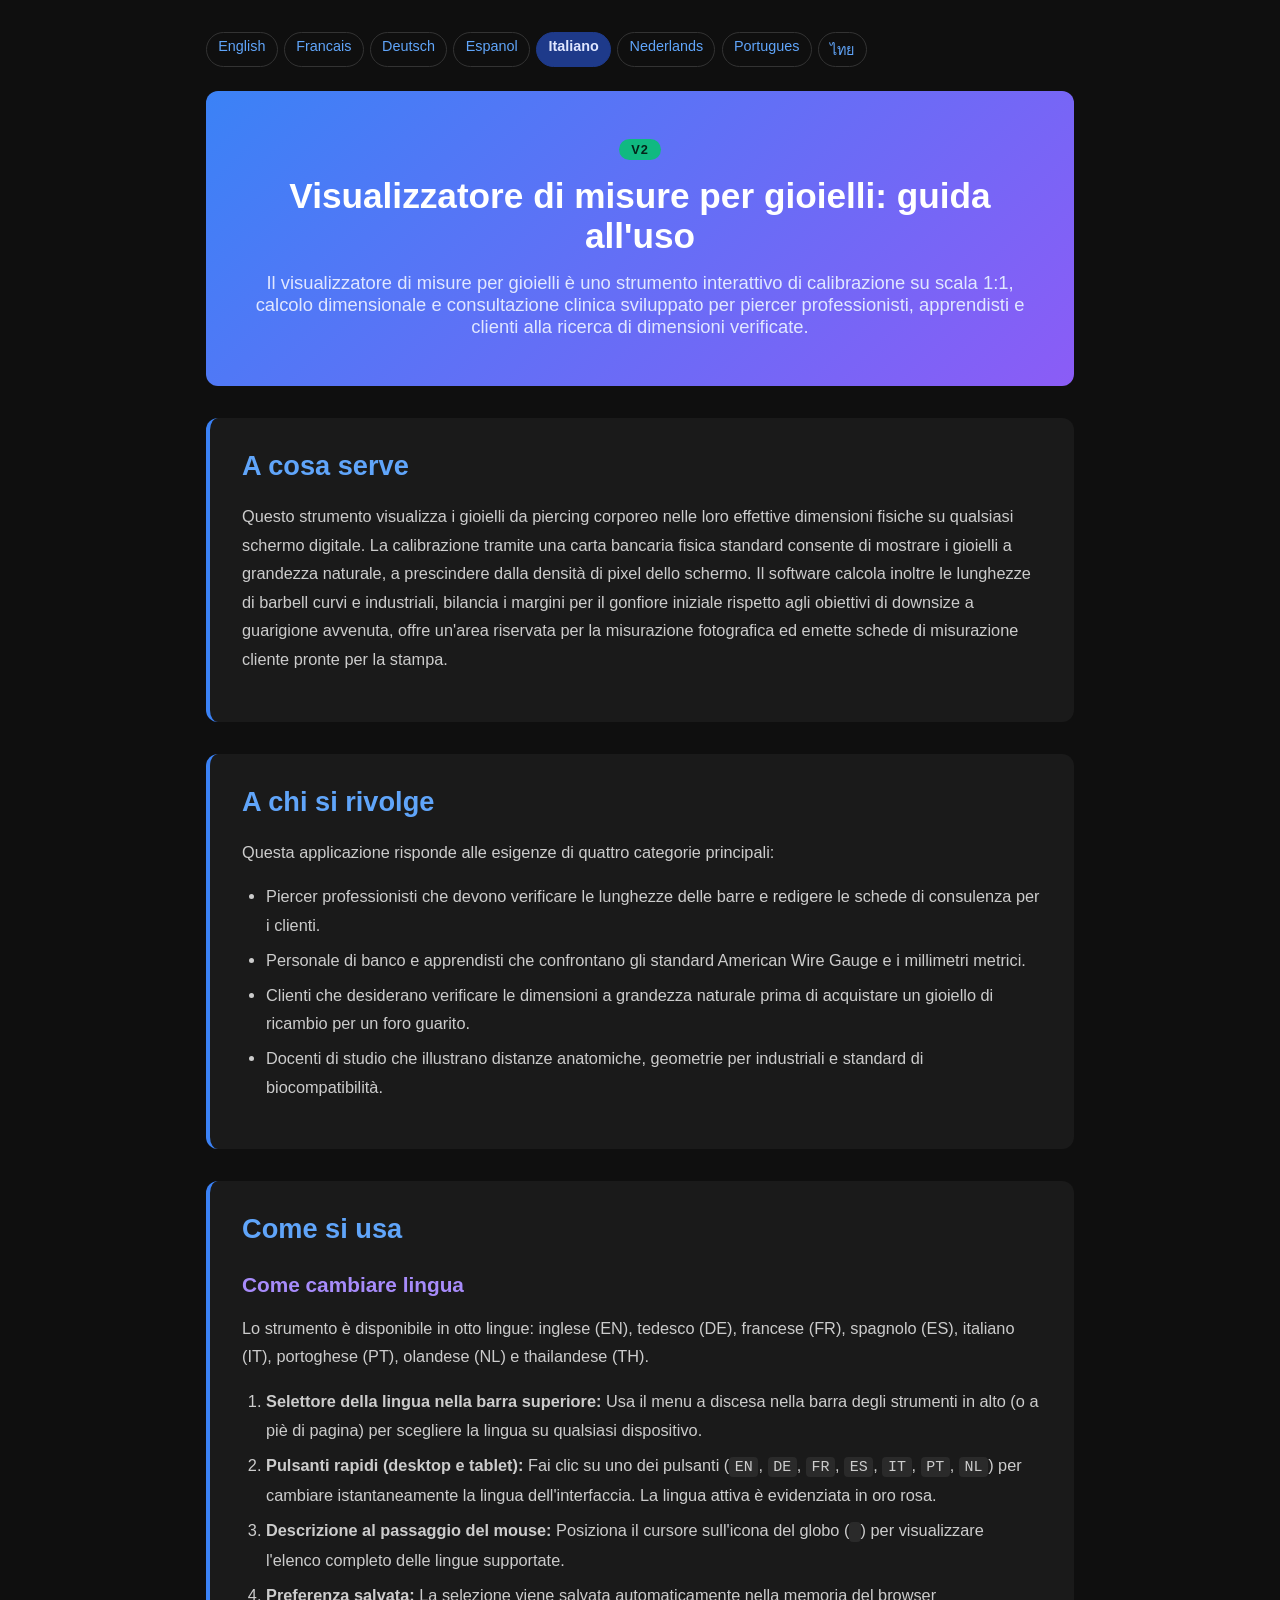
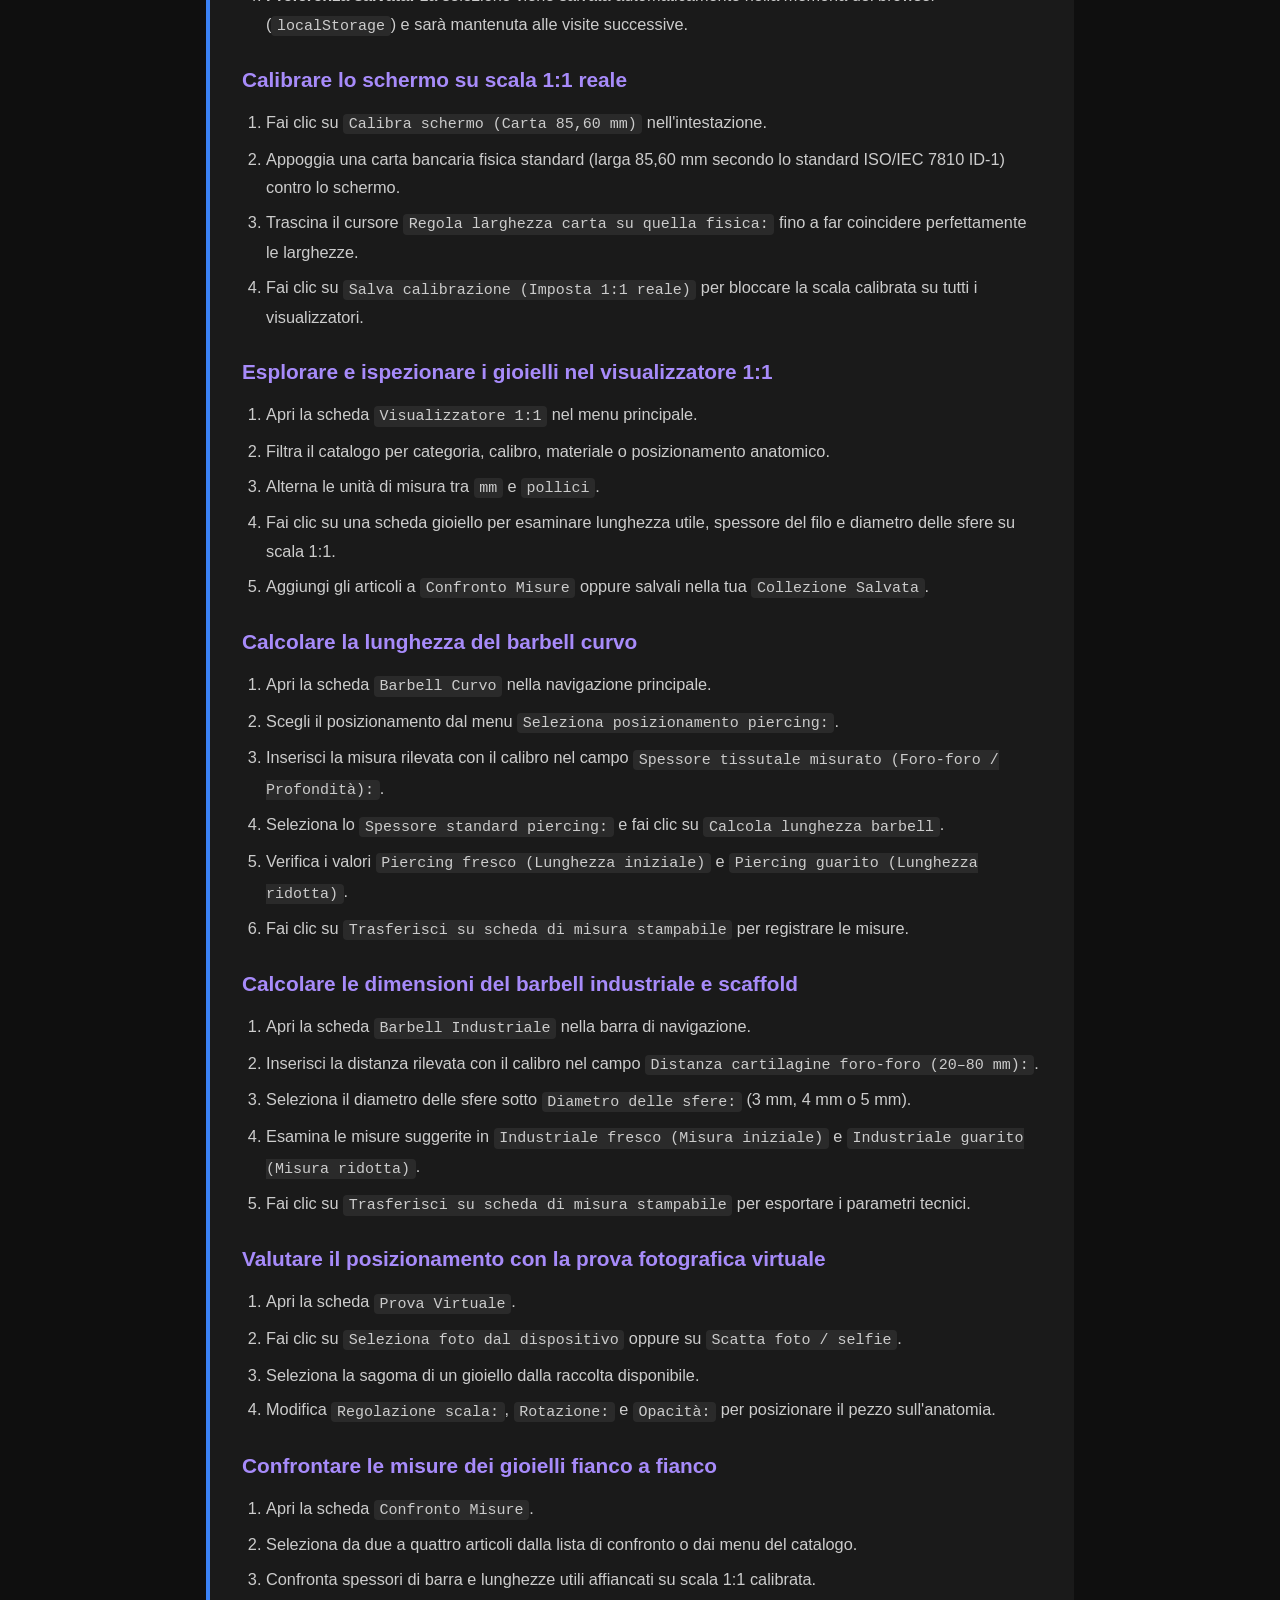
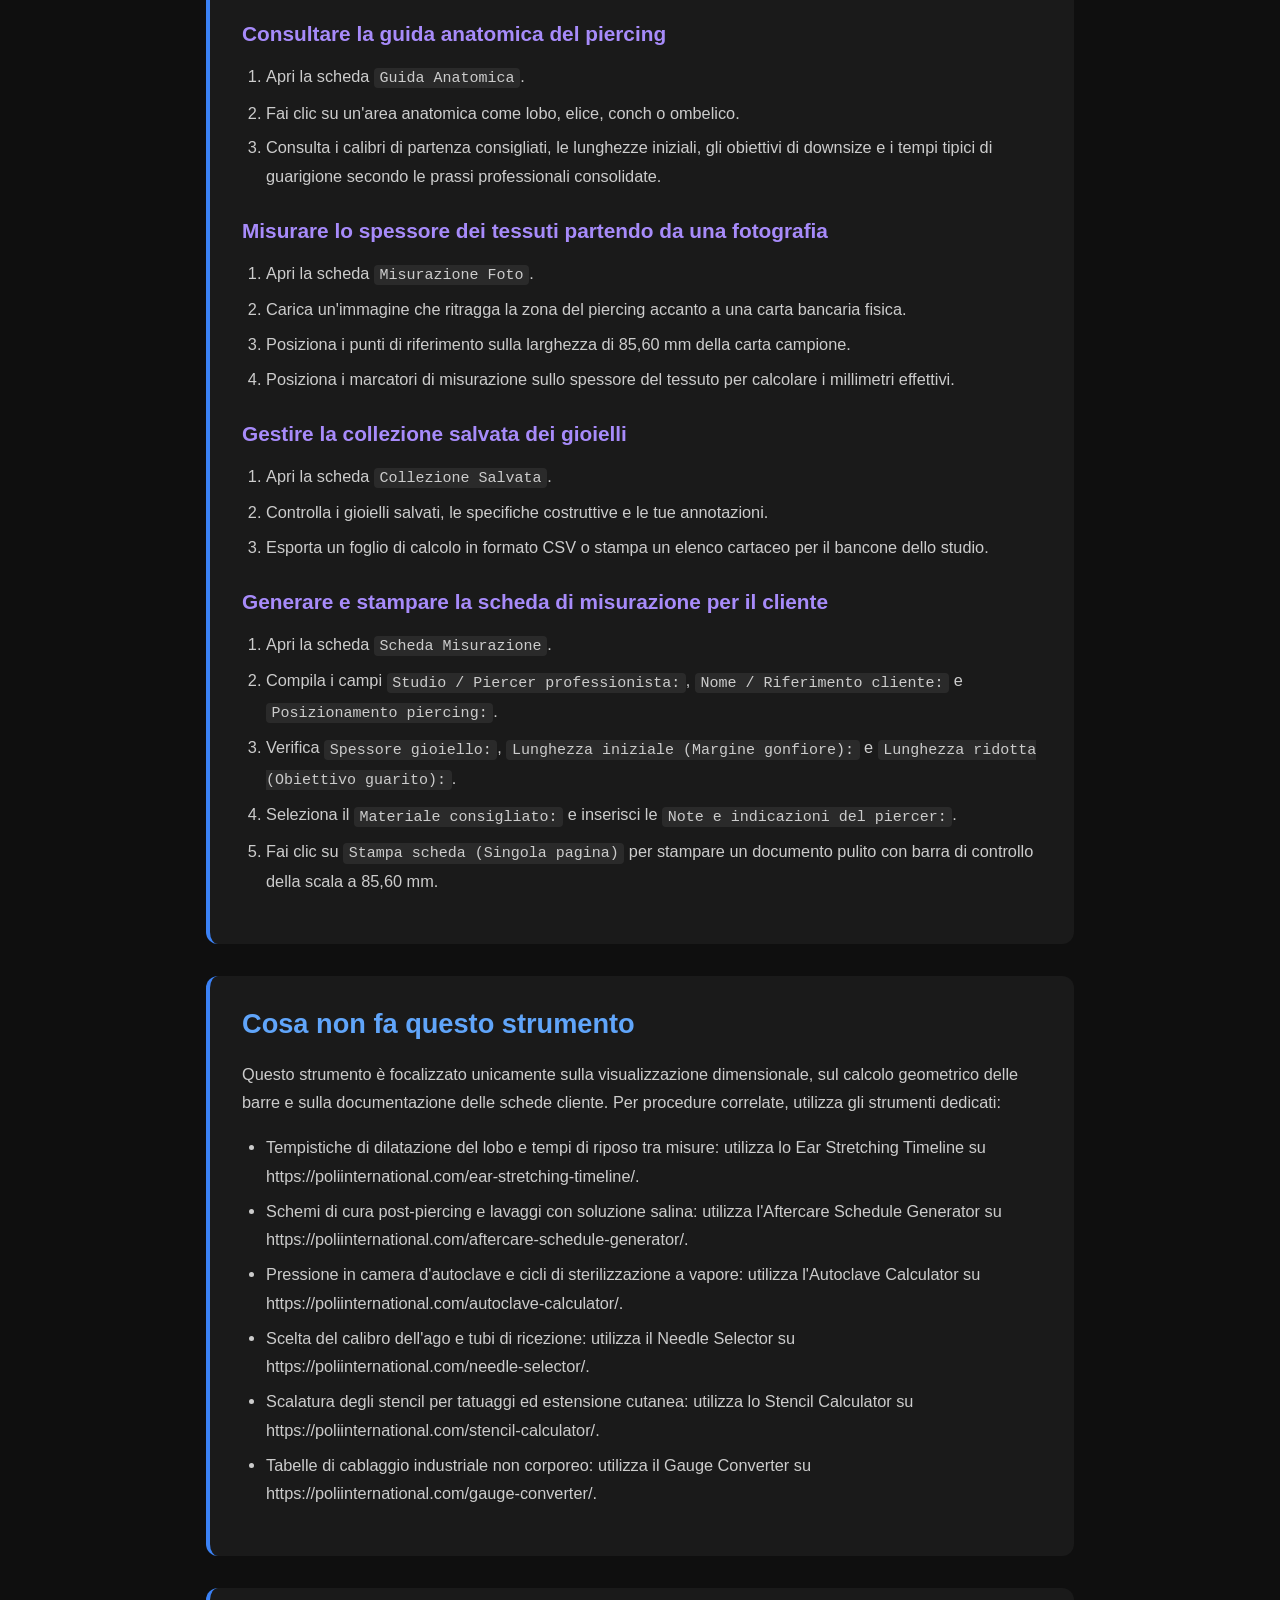
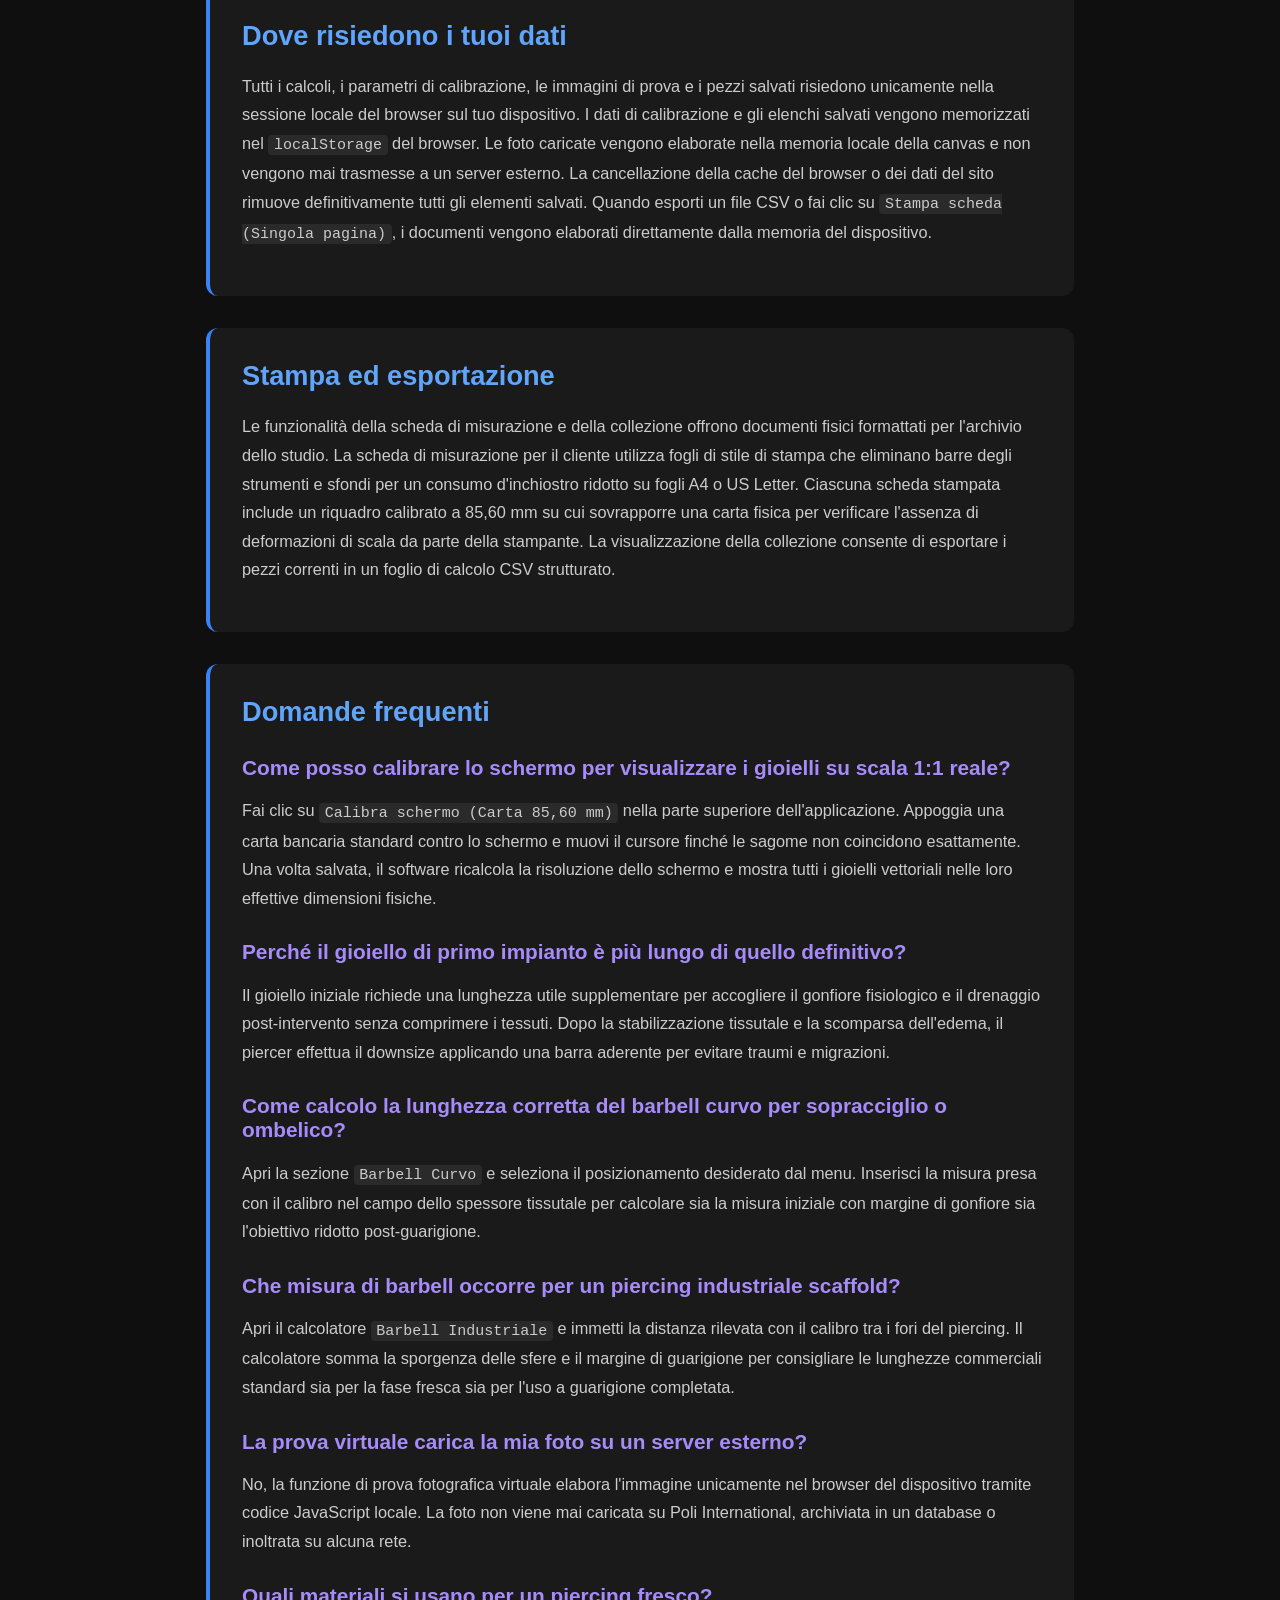
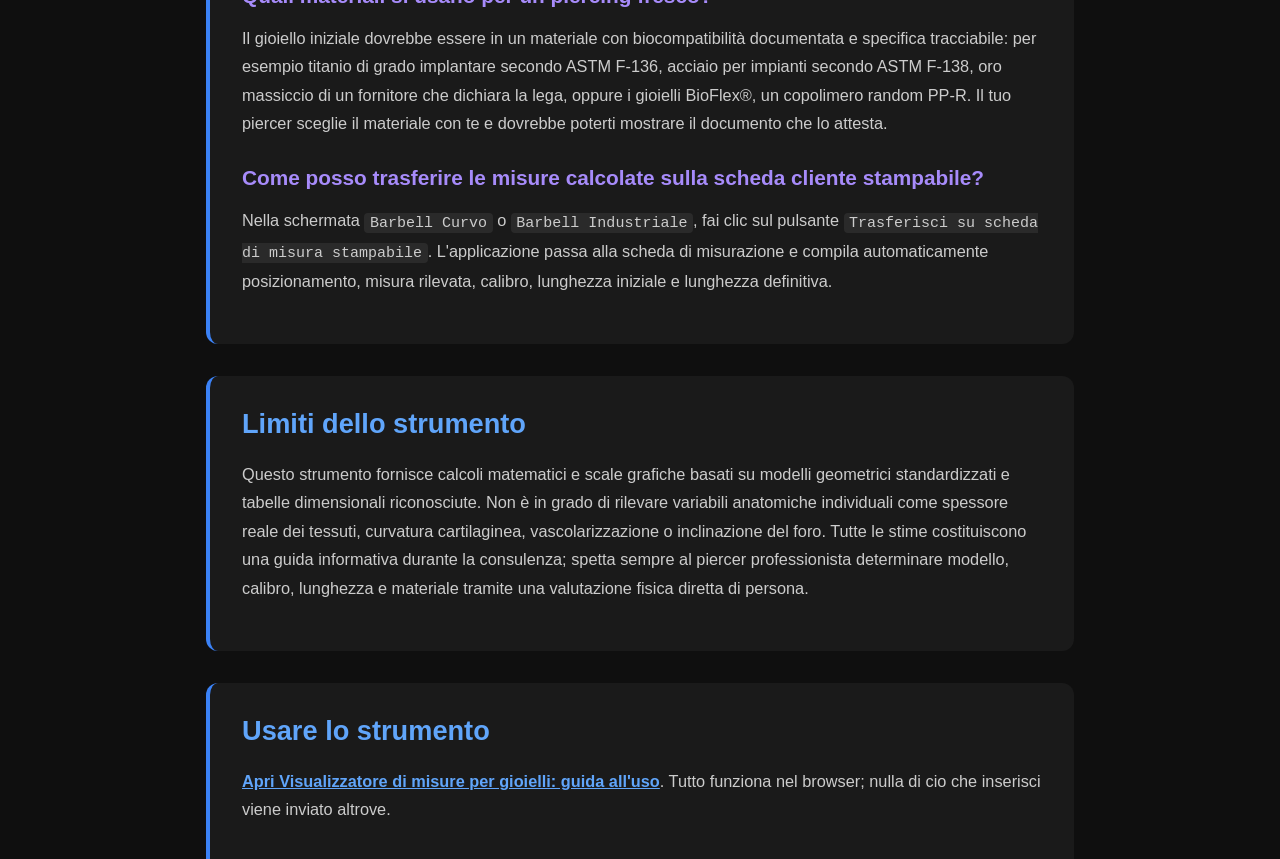
<file: documentation-it.html>
<!DOCTYPE html>
<html lang="it">
<head><meta name="robots" content="noindex,nofollow">
    <meta charset="UTF-8">
    <meta name="viewport" content="width=device-width, initial-scale=1.0">
    <title>Visualizzatore di misure per gioielli: guida all'uso Documentazione | Poli International</title>
    <meta name="description" content="Il visualizzatore di misure per gioielli è uno strumento interattivo di calibrazione su scala 1:1, calcolo dimensionale e consultazione clinica sviluppato per piercer professionisti, apprendisti e clienti alla ricerca di dimensioni verificate.">
    <link rel="canonical" href="https://poliinternational.com/jewelry-size-visualizer/">
    <style>
        body { background: #0f0f0f; color: #fff; font-family: -apple-system, BlinkMacSystemFont, "Segoe UI", Roboto, sans-serif; margin: 0; padding: 0; }
        body.in-iframe .doc-hero h1 { display: none; }
        * { box-sizing: border-box; }
        .entry-content { max-width: 900px; margin: 0 auto; padding: 2rem 1rem; }
        .doc-hero { background: linear-gradient(135deg, #3B82F6, #8B5CF6); padding: 3rem 2rem; text-align: center; border-radius: 0.75rem; margin-bottom: 2rem; }
        .doc-hero h1 { font-size: 2.2rem; margin: 0 0 1rem; font-weight: 700; }
        .doc-hero p { font-size: 1.15rem; color: #E0E7FF; margin: 0; }
        .doc-hero .v2 { display: inline-block; margin-bottom: 1rem; padding: 0.2rem 0.75rem; border-radius: 999px; background: #10B981; color: #04241a; font-weight: 800; font-size: 0.8rem; letter-spacing: 0.08em; }
        .doc-section { margin: 2rem 0; padding: 2rem; background: #1a1a1a; border-radius: 0.75rem; border-left: 4px solid #3B82F6; }
        .doc-section h2 { color: #60A5FA; font-size: 1.7rem; margin: 0 0 1.25rem; font-weight: 600; }
        .doc-section h3 { color: #A78BFA; font-size: 1.3rem; margin: 1.75rem 0 0.75rem; font-weight: 600; }
        .doc-section p, .doc-section li { color: #ccc; line-height: 1.75; font-size: 1.02rem; }
        .doc-section ul, .doc-section ol { padding-left: 1.5rem; }
        .doc-section li { margin: 0.4rem 0; }
        .doc-section code { background: #2a2a2a; padding: 0.1rem 0.35rem; border-radius: 0.25rem; font-size: 0.92em; }
        .doc-section a { color: #60A5FA; font-weight: 600; }
        .highlight-box { background: linear-gradient(135deg, #1E3A8A, #4C1D95); padding: 1.25rem 1.5rem; border-radius: 0.5rem; margin: 1.5rem 0; border-left: 4px solid #10B981; }
        .highlight-box p { color: #E0E7FF; margin: 0; }
        table { width: 100%; border-collapse: collapse; margin: 1.5rem 0; }
        th, td { padding: 0.75rem; text-align: left; border: 1px solid #333; vertical-align: top; }
        th { background: #2a2a2a; color: #60A5FA; }
        td { color: #ccc; }
        .doc-langs { display: flex; flex-wrap: wrap; gap: 0.4rem; margin: 0 0 1.5rem; font-size: 0.9rem; }
        .doc-langs a, .doc-langs span { padding: 0.3rem 0.7rem; border-radius: 999px; border: 1px solid #333; text-decoration: none; }
        .doc-langs a { color: #60A5FA; }
        .doc-langs span { background: #1E3A8A; color: #E0E7FF; border-color: #1E3A8A; font-weight: 700; }
    </style>
</head>
<body>
<script>if (window.self !== window.top) document.body.classList.add('in-iframe');</script>
    <div class="entry-content">
        <nav class="doc-langs" aria-label="Documentation language"><a lang="en" href="documentation.html">English</a><a lang="fr" href="documentation-fr.html">Francais</a><a lang="de" href="documentation-de.html">Deutsch</a><a lang="es" href="documentation-es.html">Espanol</a><span lang="it">Italiano</span><a lang="nl" href="documentation-nl.html">Nederlands</a><a lang="pt" href="documentation-pt.html">Portugues</a><a lang="th" href="documentation-th.html">ไทย</a></nav>
        <div class="doc-hero">
            <span class="v2">V2</span>
            <h1>Visualizzatore di misure per gioielli: guida all'uso</h1>
            <p>Il visualizzatore di misure per gioielli è uno strumento interattivo di calibrazione su scala 1:1, calcolo dimensionale e consultazione clinica sviluppato per piercer professionisti, apprendisti e clienti alla ricerca di dimensioni verificate.</p>
        </div>
        <div class="doc-section">
        <h2>A cosa serve</h2>
        <p>Questo strumento visualizza i gioielli da piercing corporeo nelle loro effettive dimensioni fisiche su qualsiasi schermo digitale. La calibrazione tramite una carta bancaria fisica standard consente di mostrare i gioielli a grandezza naturale, a prescindere dalla densità di pixel dello schermo. Il software calcola inoltre le lunghezze di barbell curvi e industriali, bilancia i margini per il gonfiore iniziale rispetto agli obiettivi di downsize a guarigione avvenuta, offre un'area riservata per la misurazione fotografica ed emette schede di misurazione cliente pronte per la stampa.</p>
        </div>
        <div class="doc-section">
        <h2>A chi si rivolge</h2>
        <p>Questa applicazione risponde alle esigenze di quattro categorie principali:</p>
        <ul>
        <li>Piercer professionisti che devono verificare le lunghezze delle barre e redigere le schede di consulenza per i clienti.</li>
        <li>Personale di banco e apprendisti che confrontano gli standard American Wire Gauge e i millimetri metrici.</li>
        <li>Clienti che desiderano verificare le dimensioni a grandezza naturale prima di acquistare un gioiello di ricambio per un foro guarito.</li>
        <li>Docenti di studio che illustrano distanze anatomiche, geometrie per industriali e standard di biocompatibilità.</li>
        </ul>
        </div>
        <div class="doc-section">
        <h2>Come si usa</h2>
        <h3>Come cambiare lingua</h3>
        <p>Lo strumento è disponibile in otto lingue: inglese (EN), tedesco (DE), francese (FR), spagnolo (ES), italiano (IT), portoghese (PT), olandese (NL) e thailandese (TH).</p>
        <ol>
        <li><strong>Selettore della lingua nella barra superiore:</strong> Usa il menu a discesa nella barra degli strumenti in alto (o a piè di pagina) per scegliere la lingua su qualsiasi dispositivo.</li>
        <li><strong>Pulsanti rapidi (desktop e tablet):</strong> Fai clic su uno dei pulsanti (<code>EN</code>, <code>DE</code>, <code>FR</code>, <code>ES</code>, <code>IT</code>, <code>PT</code>, <code>NL</code>) per cambiare istantaneamente la lingua dell'interfaccia. La lingua attiva è evidenziata in oro rosa.</li>
        <li><strong>Descrizione al passaggio del mouse:</strong> Posiziona il cursore sull'icona del globo (<code></code>) per visualizzare l'elenco completo delle lingue supportate.</li>
        <li><strong>Preferenza salvata:</strong> La selezione viene salvata automaticamente nella memoria del browser (<code>localStorage</code>) e sarà mantenuta alle visite successive.</li>
        </ol>
        <h3>Calibrare lo schermo su scala 1:1 reale</h3>
        <ol>
        <li>Fai clic su <code>Calibra schermo (Carta 85,60 mm)</code> nell'intestazione.</li>
        <li>Appoggia una carta bancaria fisica standard (larga 85,60 mm secondo lo standard ISO/IEC 7810 ID-1) contro lo schermo.</li>
        <li>Trascina il cursore <code>Regola larghezza carta su quella fisica:</code> fino a far coincidere perfettamente le larghezze.</li>
        <li>Fai clic su <code>Salva calibrazione (Imposta 1:1 reale)</code> per bloccare la scala calibrata su tutti i visualizzatori.</li>
        </ol>
        <h3>Esplorare e ispezionare i gioielli nel visualizzatore 1:1</h3>
        <ol>
        <li>Apri la scheda <code>Visualizzatore 1:1</code> nel menu principale.</li>
        <li>Filtra il catalogo per categoria, calibro, materiale o posizionamento anatomico.</li>
        <li>Alterna le unità di misura tra <code>mm</code> e <code>pollici</code>.</li>
        <li>Fai clic su una scheda gioiello per esaminare lunghezza utile, spessore del filo e diametro delle sfere su scala 1:1.</li>
        <li>Aggiungi gli articoli a <code>Confronto Misure</code> oppure salvali nella tua <code>Collezione Salvata</code>.</li>
        </ol>
        <h3>Calcolare la lunghezza del barbell curvo</h3>
        <ol>
        <li>Apri la scheda <code>Barbell Curvo</code> nella navigazione principale.</li>
        <li>Scegli il posizionamento dal menu <code>Seleziona posizionamento piercing:</code>.</li>
        <li>Inserisci la misura rilevata con il calibro nel campo <code>Spessore tissutale misurato (Foro-foro / Profondità):</code>.</li>
        <li>Seleziona lo <code>Spessore standard piercing:</code> e fai clic su <code>Calcola lunghezza barbell</code>.</li>
        <li>Verifica i valori <code>Piercing fresco (Lunghezza iniziale)</code> e <code>Piercing guarito (Lunghezza ridotta)</code>.</li>
        <li>Fai clic su <code>Trasferisci su scheda di misura stampabile</code> per registrare le misure.</li>
        </ol>
        <h3>Calcolare le dimensioni del barbell industriale e scaffold</h3>
        <ol>
        <li>Apri la scheda <code>Barbell Industriale</code> nella barra di navigazione.</li>
        <li>Inserisci la distanza rilevata con il calibro nel campo <code>Distanza cartilagine foro-foro (20–80 mm):</code>.</li>
        <li>Seleziona il diametro delle sfere sotto <code>Diametro delle sfere:</code> (3 mm, 4 mm o 5 mm).</li>
        <li>Esamina le misure suggerite in <code>Industriale fresco (Misura iniziale)</code> e <code>Industriale guarito (Misura ridotta)</code>.</li>
        <li>Fai clic su <code>Trasferisci su scheda di misura stampabile</code> per esportare i parametri tecnici.</li>
        </ol>
        <h3>Valutare il posizionamento con la prova fotografica virtuale</h3>
        <ol>
        <li>Apri la scheda <code>Prova Virtuale</code>.</li>
        <li>Fai clic su <code>Seleziona foto dal dispositivo</code> oppure su <code>Scatta foto / selfie</code>.</li>
        <li>Seleziona la sagoma di un gioiello dalla raccolta disponibile.</li>
        <li>Modifica <code>Regolazione scala:</code>, <code>Rotazione:</code> e <code>Opacità:</code> per posizionare il pezzo sull'anatomia.</li>
        </ol>
        <h3>Confrontare le misure dei gioielli fianco a fianco</h3>
        <ol>
        <li>Apri la scheda <code>Confronto Misure</code>.</li>
        <li>Seleziona da due a quattro articoli dalla lista di confronto o dai menu del catalogo.</li>
        <li>Confronta spessori di barra e lunghezze utili affiancati su scala 1:1 calibrata.</li>
        </ol>
        <h3>Consultare la guida anatomica del piercing</h3>
        <ol>
        <li>Apri la scheda <code>Guida Anatomica</code>.</li>
        <li>Fai clic su un'area anatomica come lobo, elice, conch o ombelico.</li>
        <li>Consulta i calibri di partenza consigliati, le lunghezze iniziali, gli obiettivi di downsize e i tempi tipici di guarigione secondo le prassi professionali consolidate.</li>
        </ol>
        <h3>Misurare lo spessore dei tessuti partendo da una fotografia</h3>
        <ol>
        <li>Apri la scheda <code>Misurazione Foto</code>.</li>
        <li>Carica un'immagine che ritragga la zona del piercing accanto a una carta bancaria fisica.</li>
        <li>Posiziona i punti di riferimento sulla larghezza di 85,60 mm della carta campione.</li>
        <li>Posiziona i marcatori di misurazione sullo spessore del tessuto per calcolare i millimetri effettivi.</li>
        </ol>
        <h3>Gestire la collezione salvata dei gioielli</h3>
        <ol>
        <li>Apri la scheda <code>Collezione Salvata</code>.</li>
        <li>Controlla i gioielli salvati, le specifiche costruttive e le tue annotazioni.</li>
        <li>Esporta un foglio di calcolo in formato CSV o stampa un elenco cartaceo per il bancone dello studio.</li>
        </ol>
        <h3>Generare e stampare la scheda di misurazione per il cliente</h3>
        <ol>
        <li>Apri la scheda <code>Scheda Misurazione</code>.</li>
        <li>Compila i campi <code>Studio / Piercer professionista:</code>, <code>Nome / Riferimento cliente:</code> e <code>Posizionamento piercing:</code>.</li>
        <li>Verifica <code>Spessore gioiello:</code>, <code>Lunghezza iniziale (Margine gonfiore):</code> e <code>Lunghezza ridotta (Obiettivo guarito):</code>.</li>
        <li>Seleziona il <code>Materiale consigliato:</code> e inserisci le <code>Note e indicazioni del piercer:</code>.</li>
        <li>Fai clic su <code>Stampa scheda (Singola pagina)</code> per stampare un documento pulito con barra di controllo della scala a 85,60 mm.</li>
        </ol>
        </div>
        <div class="doc-section">
        <h2>Cosa non fa questo strumento</h2>
        <p>Questo strumento è focalizzato unicamente sulla visualizzazione dimensionale, sul calcolo geometrico delle barre e sulla documentazione delle schede cliente. Per procedure correlate, utilizza gli strumenti dedicati:</p>
        <ul>
        <li>Tempistiche di dilatazione del lobo e tempi di riposo tra misure: utilizza lo Ear Stretching Timeline su https://poliinternational.com/ear-stretching-timeline/.</li>
        <li>Schemi di cura post-piercing e lavaggi con soluzione salina: utilizza l'Aftercare Schedule Generator su https://poliinternational.com/aftercare-schedule-generator/.</li>
        <li>Pressione in camera d'autoclave e cicli di sterilizzazione a vapore: utilizza l'Autoclave Calculator su https://poliinternational.com/autoclave-calculator/.</li>
        <li>Scelta del calibro dell'ago e tubi di ricezione: utilizza il Needle Selector su https://poliinternational.com/needle-selector/.</li>
        <li>Scalatura degli stencil per tatuaggi ed estensione cutanea: utilizza lo Stencil Calculator su https://poliinternational.com/stencil-calculator/.</li>
        <li>Tabelle di cablaggio industriale non corporeo: utilizza il Gauge Converter su https://poliinternational.com/gauge-converter/.</li>
        </ul>
        </div>
        <div class="doc-section">
        <h2>Dove risiedono i tuoi dati</h2>
        <p>Tutti i calcoli, i parametri di calibrazione, le immagini di prova e i pezzi salvati risiedono unicamente nella sessione locale del browser sul tuo dispositivo. I dati di calibrazione e gli elenchi salvati vengono memorizzati nel <code>localStorage</code> del browser. Le foto caricate vengono elaborate nella memoria locale della canvas e non vengono mai trasmesse a un server esterno. La cancellazione della cache del browser o dei dati del sito rimuove definitivamente tutti gli elementi salvati. Quando esporti un file CSV o fai clic su <code>Stampa scheda (Singola pagina)</code>, i documenti vengono elaborati direttamente dalla memoria del dispositivo.</p>
        </div>
        <div class="doc-section">
        <h2>Stampa ed esportazione</h2>
        <p>Le funzionalità della scheda di misurazione e della collezione offrono documenti fisici formattati per l'archivio dello studio. La scheda di misurazione per il cliente utilizza fogli di stile di stampa che eliminano barre degli strumenti e sfondi per un consumo d'inchiostro ridotto su fogli A4 o US Letter. Ciascuna scheda stampata include un riquadro calibrato a 85,60 mm su cui sovrapporre una carta fisica per verificare l'assenza di deformazioni di scala da parte della stampante. La visualizzazione della collezione consente di esportare i pezzi correnti in un foglio di calcolo CSV strutturato.</p>
        </div>
        <div class="doc-section">
        <h2>Domande frequenti</h2>
        <h3>Come posso calibrare lo schermo per visualizzare i gioielli su scala 1:1 reale?</h3>
        <p>Fai clic su <code>Calibra schermo (Carta 85,60 mm)</code> nella parte superiore dell'applicazione. Appoggia una carta bancaria standard contro lo schermo e muovi il cursore finché le sagome non coincidono esattamente. Una volta salvata, il software ricalcola la risoluzione dello schermo e mostra tutti i gioielli vettoriali nelle loro effettive dimensioni fisiche.</p>
        <h3>Perché il gioiello di primo impianto è più lungo di quello definitivo?</h3>
        <p>Il gioiello iniziale richiede una lunghezza utile supplementare per accogliere il gonfiore fisiologico e il drenaggio post-intervento senza comprimere i tessuti. Dopo la stabilizzazione tissutale e la scomparsa dell'edema, il piercer effettua il downsize applicando una barra aderente per evitare traumi e migrazioni.</p>
        <h3>Come calcolo la lunghezza corretta del barbell curvo per sopracciglio o ombelico?</h3>
        <p>Apri la sezione <code>Barbell Curvo</code> e seleziona il posizionamento desiderato dal menu. Inserisci la misura presa con il calibro nel campo dello spessore tissutale per calcolare sia la misura iniziale con margine di gonfiore sia l'obiettivo ridotto post-guarigione.</p>
        <h3>Che misura di barbell occorre per un piercing industriale scaffold?</h3>
        <p>Apri il calcolatore <code>Barbell Industriale</code> e immetti la distanza rilevata con il calibro tra i fori del piercing. Il calcolatore somma la sporgenza delle sfere e il margine di guarigione per consigliare le lunghezze commerciali standard sia per la fase fresca sia per l'uso a guarigione completata.</p>
        <h3>La prova virtuale carica la mia foto su un server esterno?</h3>
        <p>No, la funzione di prova fotografica virtuale elabora l'immagine unicamente nel browser del dispositivo tramite codice JavaScript locale. La foto non viene mai caricata su Poli International, archiviata in un database o inoltrata su alcuna rete.</p>
        <h3>Quali materiali si usano per un piercing fresco?</h3>
        <p>Il gioiello iniziale dovrebbe essere in un materiale con biocompatibilità documentata e specifica tracciabile: per esempio titanio di grado implantare secondo ASTM F-136, acciaio per impianti secondo ASTM F-138, oro massiccio di un fornitore che dichiara la lega, oppure i gioielli BioFlex®, un copolimero random PP-R. Il tuo piercer sceglie il materiale con te e dovrebbe poterti mostrare il documento che lo attesta.</p>
        <h3>Come posso trasferire le misure calcolate sulla scheda cliente stampabile?</h3>
        <p>Nella schermata <code>Barbell Curvo</code> o <code>Barbell Industriale</code>, fai clic sul pulsante <code>Trasferisci su scheda di misura stampabile</code>. L'applicazione passa alla scheda di misurazione e compila automaticamente posizionamento, misura rilevata, calibro, lunghezza iniziale e lunghezza definitiva.</p>
        </div>
        <div class="doc-section">
        <h2>Limiti dello strumento</h2>
        <p>Questo strumento fornisce calcoli matematici e scale grafiche basati su modelli geometrici standardizzati e tabelle dimensionali riconosciute. Non è in grado di rilevare variabili anatomiche individuali come spessore reale dei tessuti, curvatura cartilaginea, vascolarizzazione o inclinazione del foro. Tutte le stime costituiscono una guida informativa durante la consulenza; spetta sempre al piercer professionista determinare modello, calibro, lunghezza e materiale tramite una valutazione fisica diretta di persona.</p>
        </div>
        <div class="doc-section">
            <h2>Usare lo strumento</h2>
            <p><a href="https://poliinternational.com/jewelry-size-visualizer/" target="_top">Apri Visualizzatore di misure per gioielli: guida all'uso</a>. Tutto funziona nel browser; nulla di cio che inserisci viene inviato altrove.</p>
        </div>
    </div>
</body>
</html>
</file>
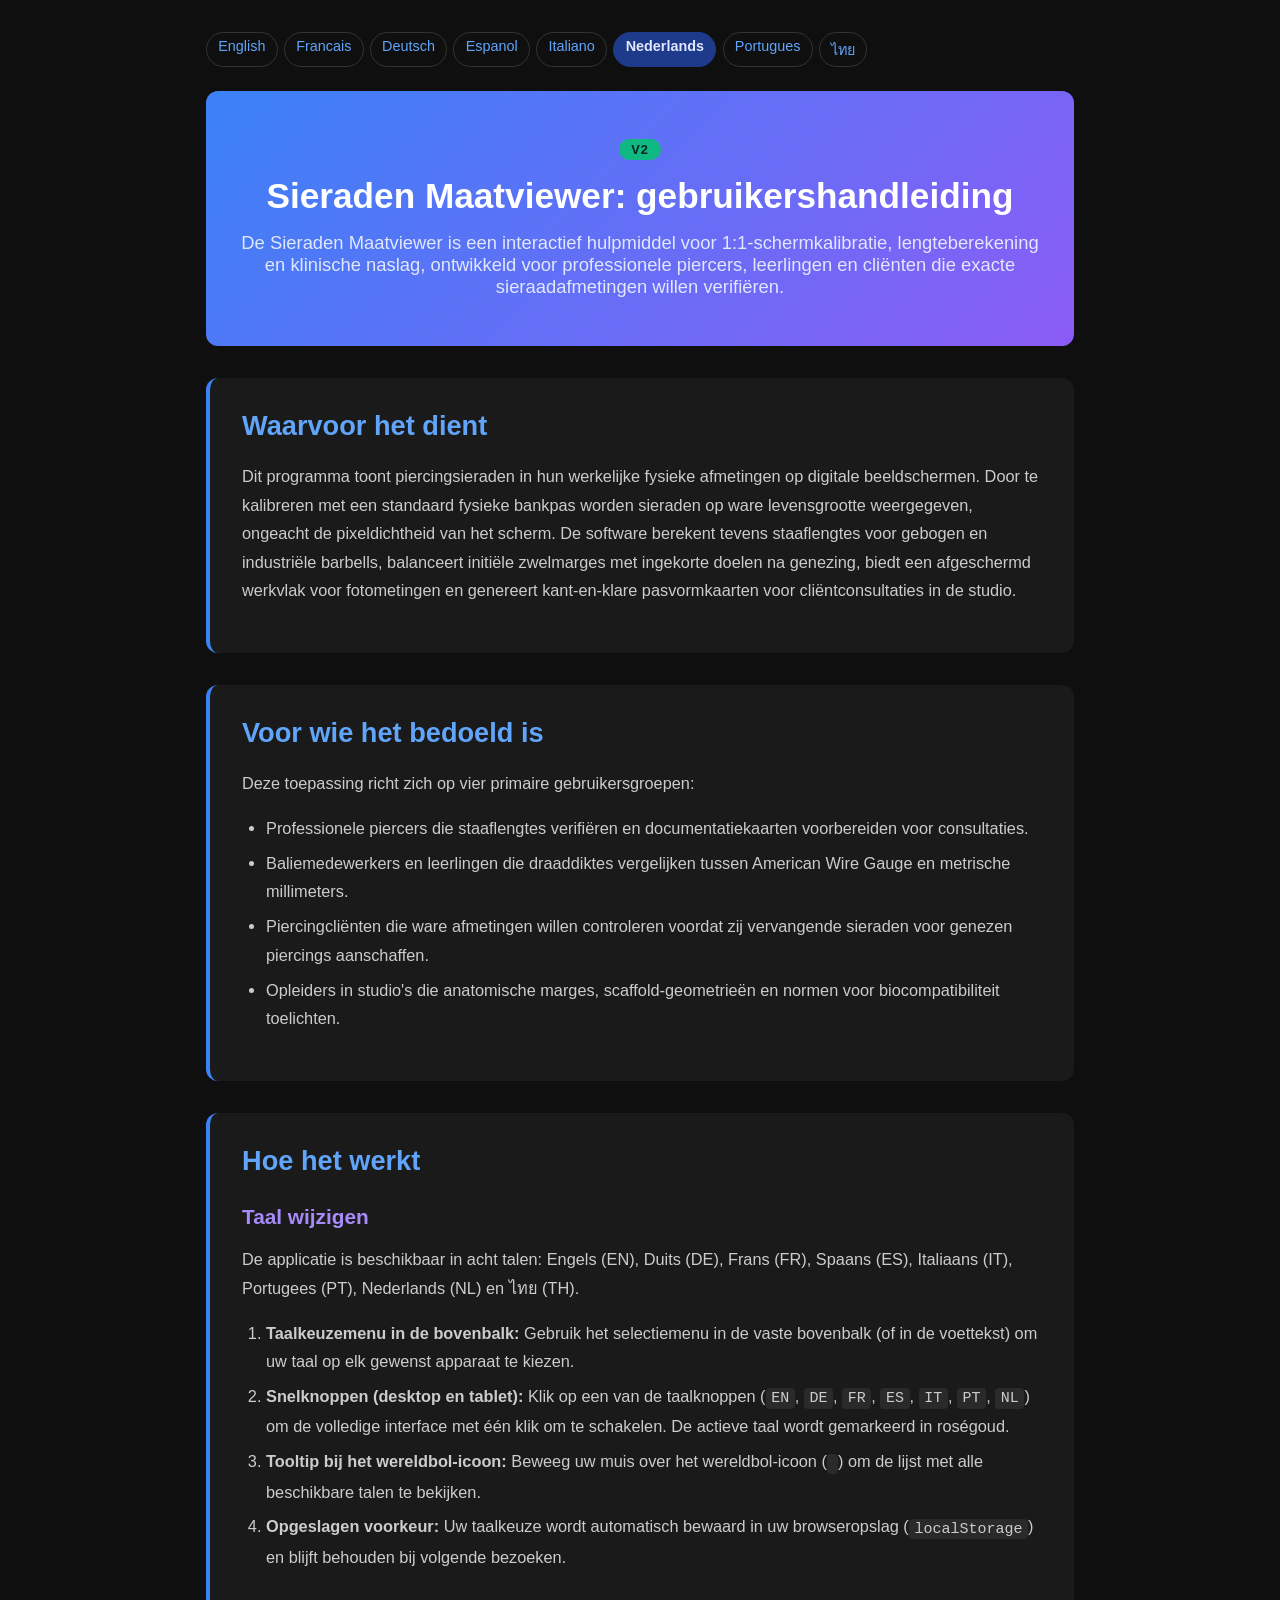
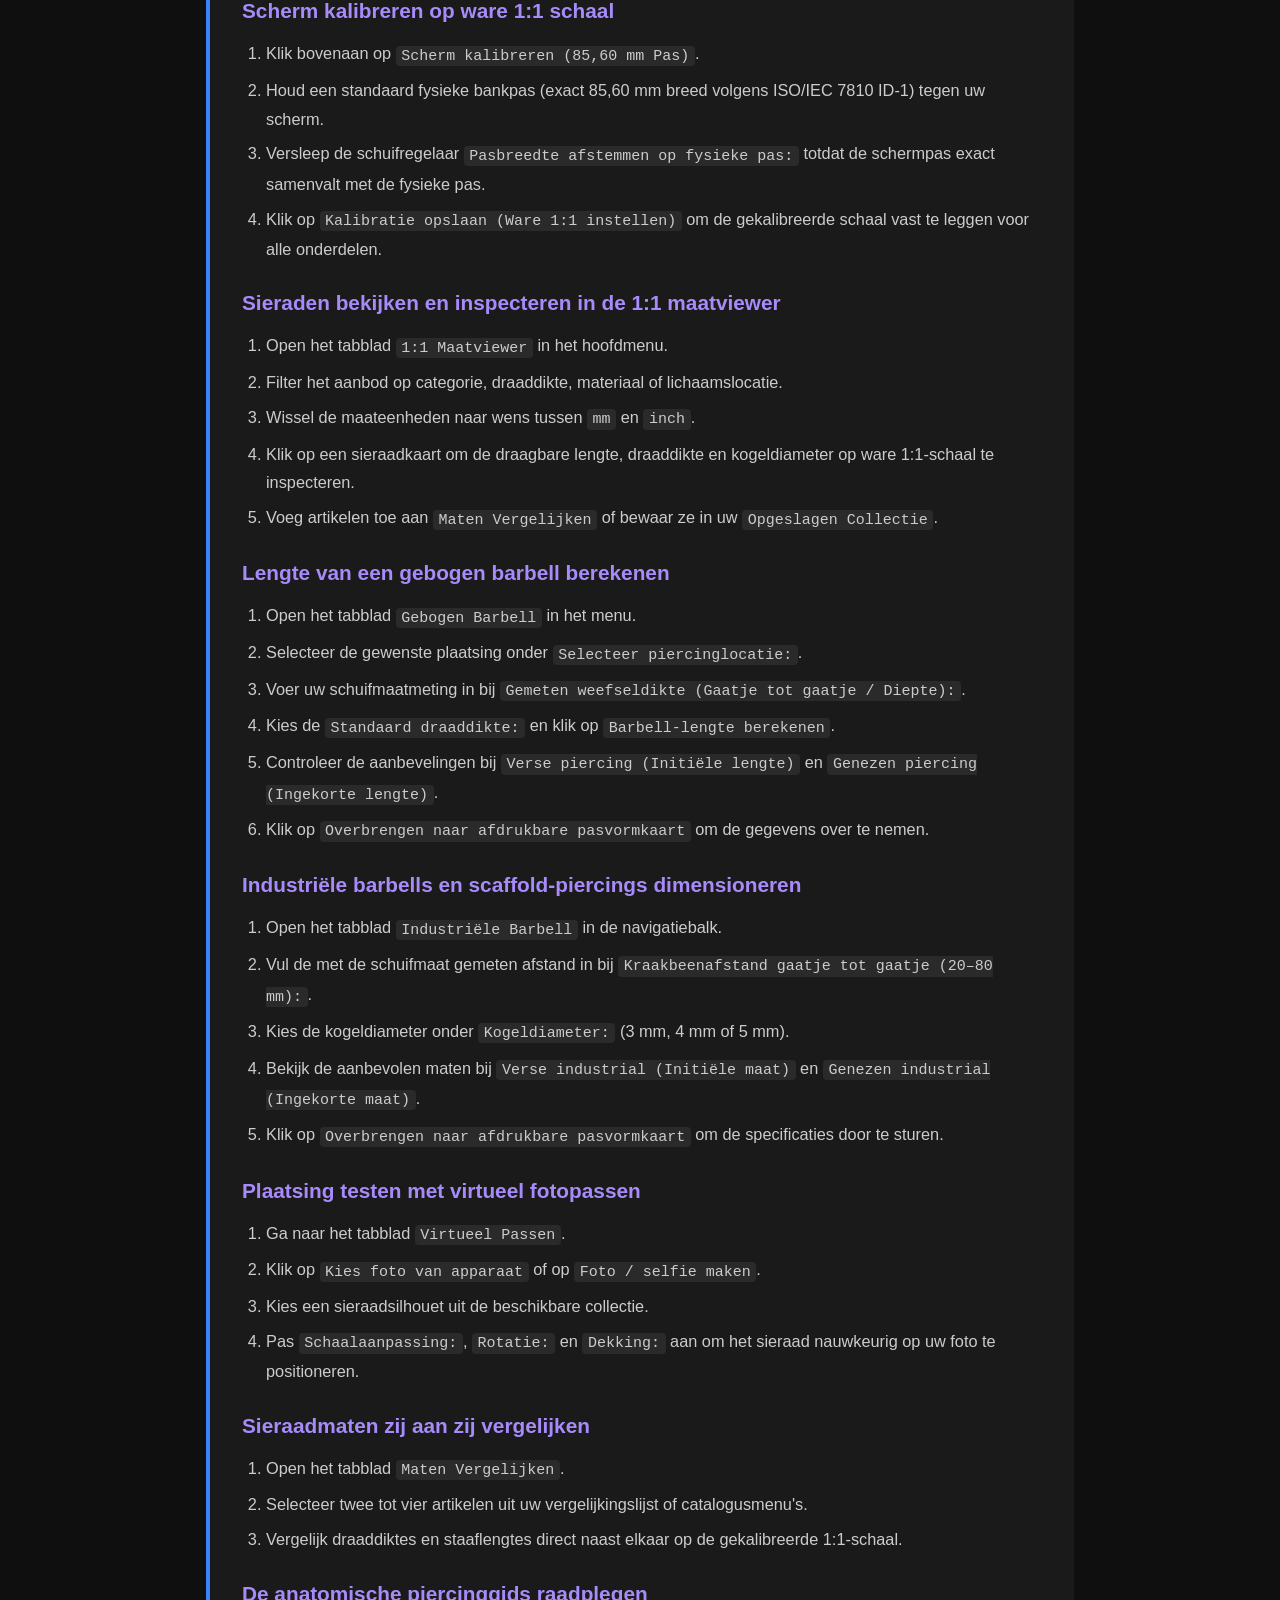
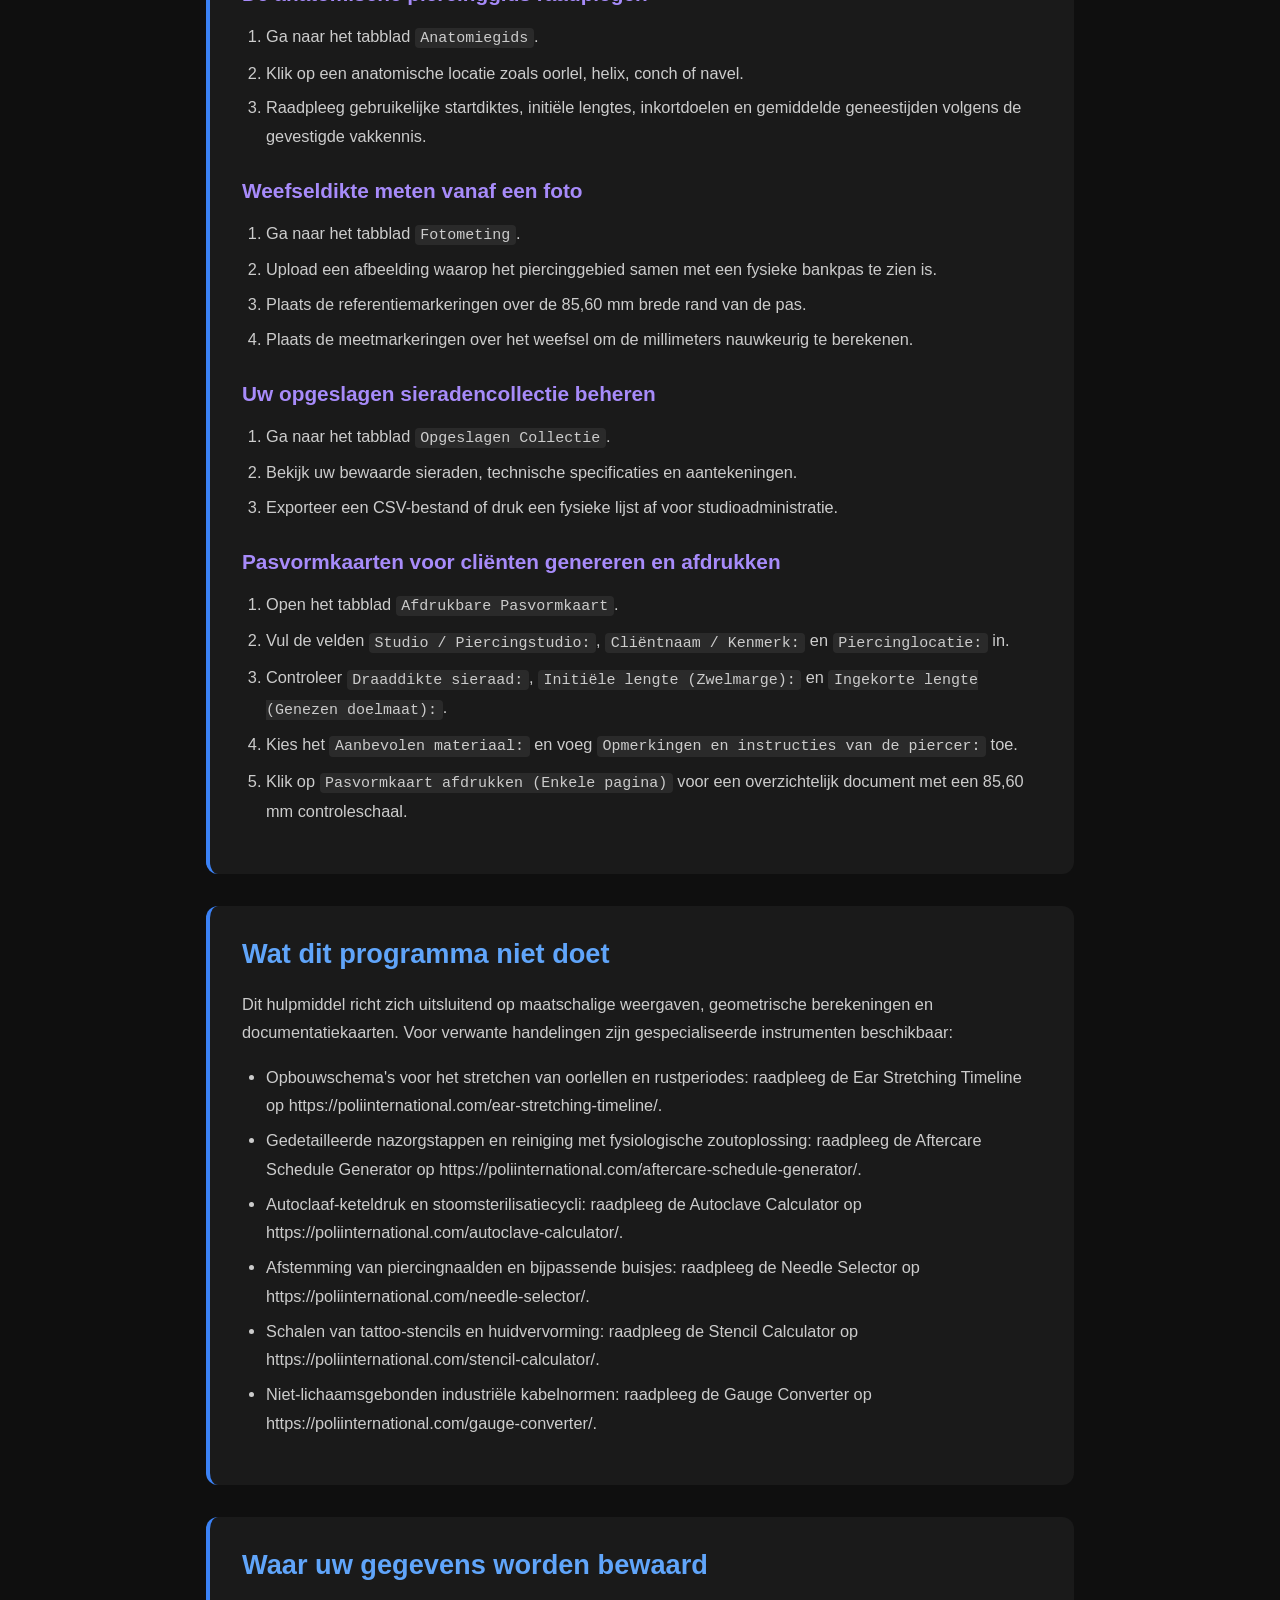
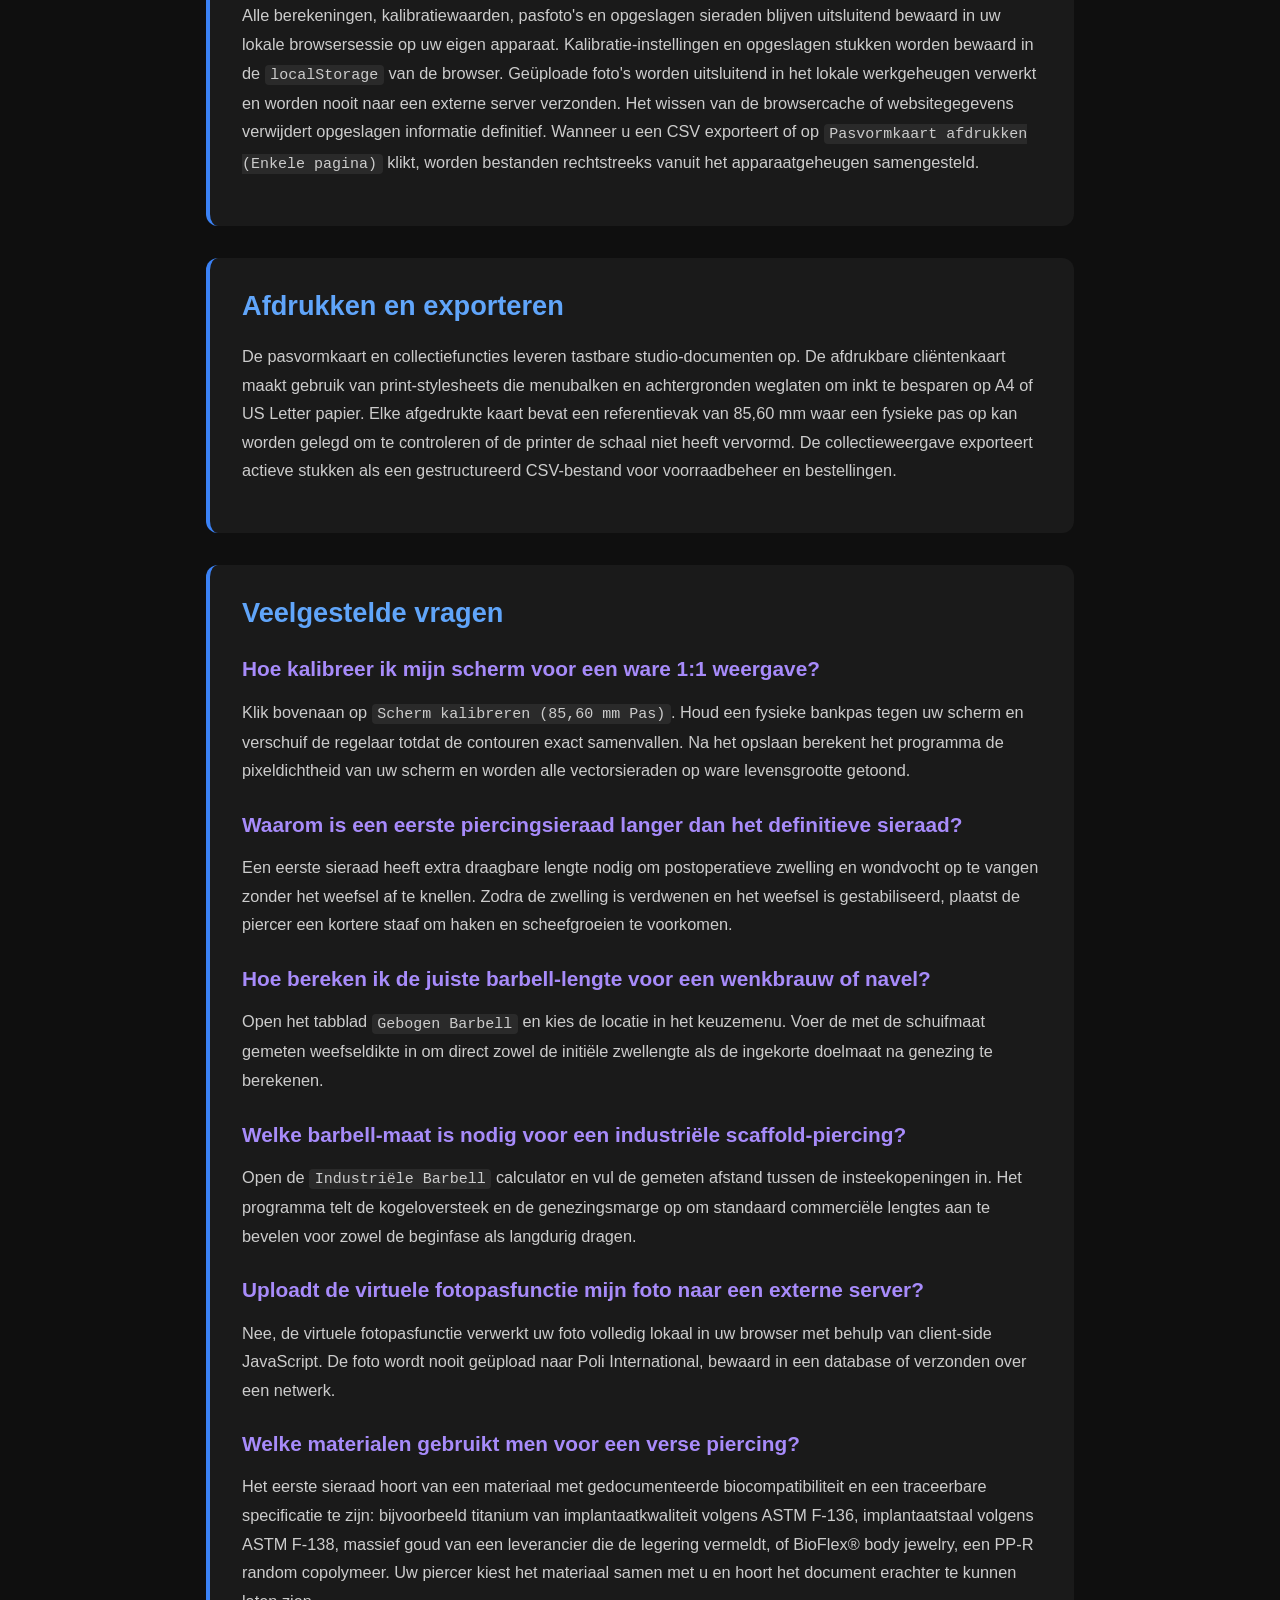
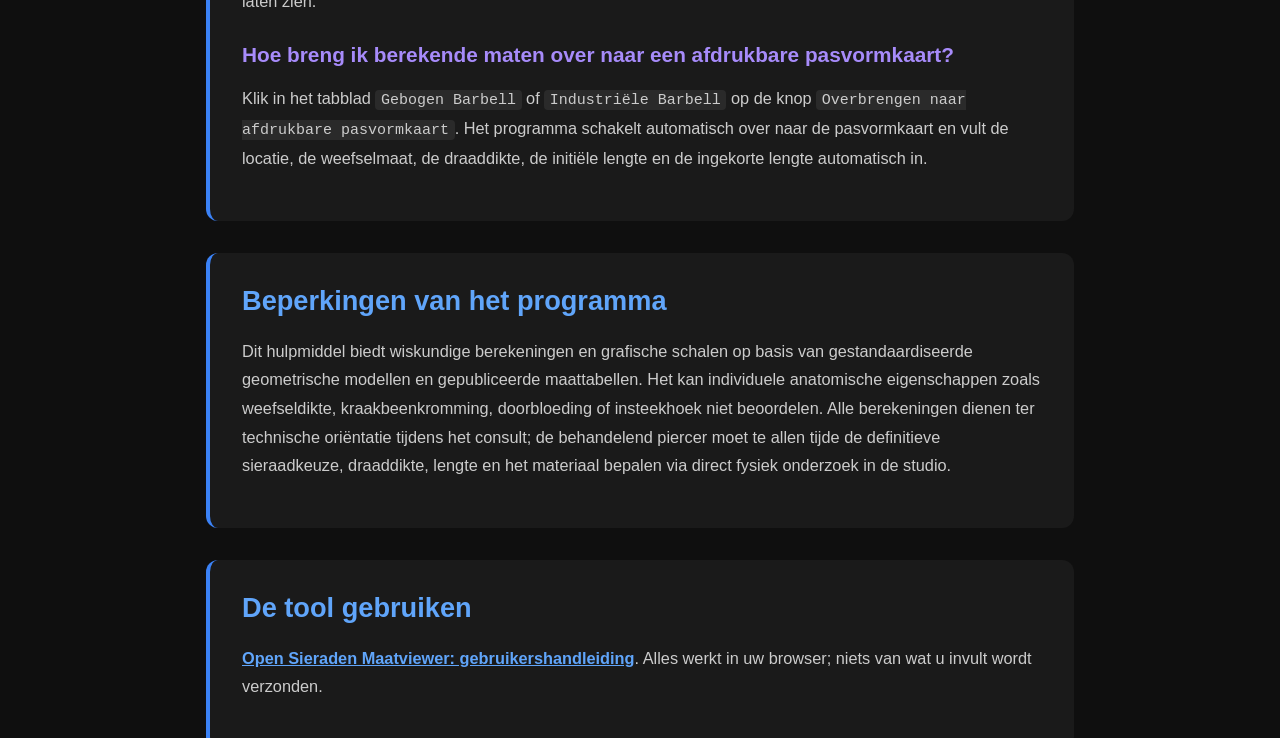
<file: documentation-nl.html>
<!DOCTYPE html>
<html lang="nl">
<head><meta name="robots" content="noindex,nofollow">
    <meta charset="UTF-8">
    <meta name="viewport" content="width=device-width, initial-scale=1.0">
    <title>Sieraden Maatviewer: gebruikershandleiding Documentatie | Poli International</title>
    <meta name="description" content="De Sieraden Maatviewer is een interactief hulpmiddel voor 1:1-schermkalibratie, lengteberekening en klinische naslag, ontwikkeld voor professionele piercers, leerlingen en cliënten die exacte sieraadafmetingen willen verifiëren.">
    <link rel="canonical" href="https://poliinternational.com/jewelry-size-visualizer/">
    <style>
        body { background: #0f0f0f; color: #fff; font-family: -apple-system, BlinkMacSystemFont, "Segoe UI", Roboto, sans-serif; margin: 0; padding: 0; }
        body.in-iframe .doc-hero h1 { display: none; }
        * { box-sizing: border-box; }
        .entry-content { max-width: 900px; margin: 0 auto; padding: 2rem 1rem; }
        .doc-hero { background: linear-gradient(135deg, #3B82F6, #8B5CF6); padding: 3rem 2rem; text-align: center; border-radius: 0.75rem; margin-bottom: 2rem; }
        .doc-hero h1 { font-size: 2.2rem; margin: 0 0 1rem; font-weight: 700; }
        .doc-hero p { font-size: 1.15rem; color: #E0E7FF; margin: 0; }
        .doc-hero .v2 { display: inline-block; margin-bottom: 1rem; padding: 0.2rem 0.75rem; border-radius: 999px; background: #10B981; color: #04241a; font-weight: 800; font-size: 0.8rem; letter-spacing: 0.08em; }
        .doc-section { margin: 2rem 0; padding: 2rem; background: #1a1a1a; border-radius: 0.75rem; border-left: 4px solid #3B82F6; }
        .doc-section h2 { color: #60A5FA; font-size: 1.7rem; margin: 0 0 1.25rem; font-weight: 600; }
        .doc-section h3 { color: #A78BFA; font-size: 1.3rem; margin: 1.75rem 0 0.75rem; font-weight: 600; }
        .doc-section p, .doc-section li { color: #ccc; line-height: 1.75; font-size: 1.02rem; }
        .doc-section ul, .doc-section ol { padding-left: 1.5rem; }
        .doc-section li { margin: 0.4rem 0; }
        .doc-section code { background: #2a2a2a; padding: 0.1rem 0.35rem; border-radius: 0.25rem; font-size: 0.92em; }
        .doc-section a { color: #60A5FA; font-weight: 600; }
        .highlight-box { background: linear-gradient(135deg, #1E3A8A, #4C1D95); padding: 1.25rem 1.5rem; border-radius: 0.5rem; margin: 1.5rem 0; border-left: 4px solid #10B981; }
        .highlight-box p { color: #E0E7FF; margin: 0; }
        table { width: 100%; border-collapse: collapse; margin: 1.5rem 0; }
        th, td { padding: 0.75rem; text-align: left; border: 1px solid #333; vertical-align: top; }
        th { background: #2a2a2a; color: #60A5FA; }
        td { color: #ccc; }
        .doc-langs { display: flex; flex-wrap: wrap; gap: 0.4rem; margin: 0 0 1.5rem; font-size: 0.9rem; }
        .doc-langs a, .doc-langs span { padding: 0.3rem 0.7rem; border-radius: 999px; border: 1px solid #333; text-decoration: none; }
        .doc-langs a { color: #60A5FA; }
        .doc-langs span { background: #1E3A8A; color: #E0E7FF; border-color: #1E3A8A; font-weight: 700; }
    </style>
</head>
<body>
<script>if (window.self !== window.top) document.body.classList.add('in-iframe');</script>
    <div class="entry-content">
        <nav class="doc-langs" aria-label="Documentation language"><a lang="en" href="documentation.html">English</a><a lang="fr" href="documentation-fr.html">Francais</a><a lang="de" href="documentation-de.html">Deutsch</a><a lang="es" href="documentation-es.html">Espanol</a><a lang="it" href="documentation-it.html">Italiano</a><span lang="nl">Nederlands</span><a lang="pt" href="documentation-pt.html">Portugues</a><a lang="th" href="documentation-th.html">ไทย</a></nav>
        <div class="doc-hero">
            <span class="v2">V2</span>
            <h1>Sieraden Maatviewer: gebruikershandleiding</h1>
            <p>De Sieraden Maatviewer is een interactief hulpmiddel voor 1:1-schermkalibratie, lengteberekening en klinische naslag, ontwikkeld voor professionele piercers, leerlingen en cliënten die exacte sieraadafmetingen willen verifiëren.</p>
        </div>
        <div class="doc-section">
        <h2>Waarvoor het dient</h2>
        <p>Dit programma toont piercingsieraden in hun werkelijke fysieke afmetingen op digitale beeldschermen. Door te kalibreren met een standaard fysieke bankpas worden sieraden op ware levensgrootte weergegeven, ongeacht de pixeldichtheid van het scherm. De software berekent tevens staaflengtes voor gebogen en industriële barbells, balanceert initiële zwelmarges met ingekorte doelen na genezing, biedt een afgeschermd werkvlak voor fotometingen en genereert kant-en-klare pasvormkaarten voor cliëntconsultaties in de studio.</p>
        </div>
        <div class="doc-section">
        <h2>Voor wie het bedoeld is</h2>
        <p>Deze toepassing richt zich op vier primaire gebruikersgroepen:</p>
        <ul>
        <li>Professionele piercers die staaflengtes verifiëren en documentatiekaarten voorbereiden voor consultaties.</li>
        <li>Baliemedewerkers en leerlingen die draaddiktes vergelijken tussen American Wire Gauge en metrische millimeters.</li>
        <li>Piercingcliënten die ware afmetingen willen controleren voordat zij vervangende sieraden voor genezen piercings aanschaffen.</li>
        <li>Opleiders in studio's die anatomische marges, scaffold-geometrieën en normen voor biocompatibiliteit toelichten.</li>
        </ul>
        </div>
        <div class="doc-section">
        <h2>Hoe het werkt</h2>
        <h3>Taal wijzigen</h3>
        <p>De applicatie is beschikbaar in acht talen: Engels (EN), Duits (DE), Frans (FR), Spaans (ES), Italiaans (IT), Portugees (PT), Nederlands (NL) en ไทย (TH).</p>
        <ol>
        <li><strong>Taalkeuzemenu in de bovenbalk:</strong> Gebruik het selectiemenu in de vaste bovenbalk (of in de voettekst) om uw taal op elk gewenst apparaat te kiezen.</li>
        <li><strong>Snelknoppen (desktop en tablet):</strong> Klik op een van de taalknoppen (<code>EN</code>, <code>DE</code>, <code>FR</code>, <code>ES</code>, <code>IT</code>, <code>PT</code>, <code>NL</code>) om de volledige interface met één klik om te schakelen. De actieve taal wordt gemarkeerd in roségoud.</li>
        <li><strong>Tooltip bij het wereldbol-icoon:</strong> Beweeg uw muis over het wereldbol-icoon (<code></code>) om de lijst met alle beschikbare talen te bekijken.</li>
        <li><strong>Opgeslagen voorkeur:</strong> Uw taalkeuze wordt automatisch bewaard in uw browseropslag (<code>localStorage</code>) en blijft behouden bij volgende bezoeken.</li>
        </ol>
        <h3>Scherm kalibreren op ware 1:1 schaal</h3>
        <ol>
        <li>Klik bovenaan op <code>Scherm kalibreren (85,60 mm Pas)</code>.</li>
        <li>Houd een standaard fysieke bankpas (exact 85,60 mm breed volgens ISO/IEC 7810 ID-1) tegen uw scherm.</li>
        <li>Versleep de schuifregelaar <code>Pasbreedte afstemmen op fysieke pas:</code> totdat de schermpas exact samenvalt met de fysieke pas.</li>
        <li>Klik op <code>Kalibratie opslaan (Ware 1:1 instellen)</code> om de gekalibreerde schaal vast te leggen voor alle onderdelen.</li>
        </ol>
        <h3>Sieraden bekijken en inspecteren in de 1:1 maatviewer</h3>
        <ol>
        <li>Open het tabblad <code>1:1 Maatviewer</code> in het hoofdmenu.</li>
        <li>Filter het aanbod op categorie, draaddikte, materiaal of lichaamslocatie.</li>
        <li>Wissel de maateenheden naar wens tussen <code>mm</code> en <code>inch</code>.</li>
        <li>Klik op een sieraadkaart om de draagbare lengte, draaddikte en kogeldiameter op ware 1:1-schaal te inspecteren.</li>
        <li>Voeg artikelen toe aan <code>Maten Vergelijken</code> of bewaar ze in uw <code>Opgeslagen Collectie</code>.</li>
        </ol>
        <h3>Lengte van een gebogen barbell berekenen</h3>
        <ol>
        <li>Open het tabblad <code>Gebogen Barbell</code> in het menu.</li>
        <li>Selecteer de gewenste plaatsing onder <code>Selecteer piercinglocatie:</code>.</li>
        <li>Voer uw schuifmaatmeting in bij <code>Gemeten weefseldikte (Gaatje tot gaatje / Diepte):</code>.</li>
        <li>Kies de <code>Standaard draaddikte:</code> en klik op <code>Barbell-lengte berekenen</code>.</li>
        <li>Controleer de aanbevelingen bij <code>Verse piercing (Initiële lengte)</code> en <code>Genezen piercing (Ingekorte lengte)</code>.</li>
        <li>Klik op <code>Overbrengen naar afdrukbare pasvormkaart</code> om de gegevens over te nemen.</li>
        </ol>
        <h3>Industriële barbells en scaffold-piercings dimensioneren</h3>
        <ol>
        <li>Open het tabblad <code>Industriële Barbell</code> in de navigatiebalk.</li>
        <li>Vul de met de schuifmaat gemeten afstand in bij <code>Kraakbeenafstand gaatje tot gaatje (20–80 mm):</code>.</li>
        <li>Kies de kogeldiameter onder <code>Kogeldiameter:</code> (3 mm, 4 mm of 5 mm).</li>
        <li>Bekijk de aanbevolen maten bij <code>Verse industrial (Initiële maat)</code> en <code>Genezen industrial (Ingekorte maat)</code>.</li>
        <li>Klik op <code>Overbrengen naar afdrukbare pasvormkaart</code> om de specificaties door te sturen.</li>
        </ol>
        <h3>Plaatsing testen met virtueel fotopassen</h3>
        <ol>
        <li>Ga naar het tabblad <code>Virtueel Passen</code>.</li>
        <li>Klik op <code>Kies foto van apparaat</code> of op <code>Foto / selfie maken</code>.</li>
        <li>Kies een sieraadsilhouet uit de beschikbare collectie.</li>
        <li>Pas <code>Schaalaanpassing:</code>, <code>Rotatie:</code> en <code>Dekking:</code> aan om het sieraad nauwkeurig op uw foto te positioneren.</li>
        </ol>
        <h3>Sieraadmaten zij aan zij vergelijken</h3>
        <ol>
        <li>Open het tabblad <code>Maten Vergelijken</code>.</li>
        <li>Selecteer twee tot vier artikelen uit uw vergelijkingslijst of catalogusmenu's.</li>
        <li>Vergelijk draaddiktes en staaflengtes direct naast elkaar op de gekalibreerde 1:1-schaal.</li>
        </ol>
        <h3>De anatomische piercinggids raadplegen</h3>
        <ol>
        <li>Ga naar het tabblad <code>Anatomiegids</code>.</li>
        <li>Klik op een anatomische locatie zoals oorlel, helix, conch of navel.</li>
        <li>Raadpleeg gebruikelijke startdiktes, initiële lengtes, inkortdoelen en gemiddelde geneestijden volgens de gevestigde vakkennis.</li>
        </ol>
        <h3>Weefseldikte meten vanaf een foto</h3>
        <ol>
        <li>Ga naar het tabblad <code>Fotometing</code>.</li>
        <li>Upload een afbeelding waarop het piercinggebied samen met een fysieke bankpas te zien is.</li>
        <li>Plaats de referentiemarkeringen over de 85,60 mm brede rand van de pas.</li>
        <li>Plaats de meetmarkeringen over het weefsel om de millimeters nauwkeurig te berekenen.</li>
        </ol>
        <h3>Uw opgeslagen sieradencollectie beheren</h3>
        <ol>
        <li>Ga naar het tabblad <code>Opgeslagen Collectie</code>.</li>
        <li>Bekijk uw bewaarde sieraden, technische specificaties en aantekeningen.</li>
        <li>Exporteer een CSV-bestand of druk een fysieke lijst af voor studioadministratie.</li>
        </ol>
        <h3>Pasvormkaarten voor cliënten genereren en afdrukken</h3>
        <ol>
        <li>Open het tabblad <code>Afdrukbare Pasvormkaart</code>.</li>
        <li>Vul de velden <code>Studio / Piercingstudio:</code>, <code>Cliëntnaam / Kenmerk:</code> en <code>Piercinglocatie:</code> in.</li>
        <li>Controleer <code>Draaddikte sieraad:</code>, <code>Initiële lengte (Zwelmarge):</code> en <code>Ingekorte lengte (Genezen doelmaat):</code>.</li>
        <li>Kies het <code>Aanbevolen materiaal:</code> en voeg <code>Opmerkingen en instructies van de piercer:</code> toe.</li>
        <li>Klik op <code>Pasvormkaart afdrukken (Enkele pagina)</code> voor een overzichtelijk document met een 85,60 mm controleschaal.</li>
        </ol>
        </div>
        <div class="doc-section">
        <h2>Wat dit programma niet doet</h2>
        <p>Dit hulpmiddel richt zich uitsluitend op maatschalige weergaven, geometrische berekeningen en documentatiekaarten. Voor verwante handelingen zijn gespecialiseerde instrumenten beschikbaar:</p>
        <ul>
        <li>Opbouwschema's voor het stretchen van oorlellen en rustperiodes: raadpleeg de Ear Stretching Timeline op https://poliinternational.com/ear-stretching-timeline/.</li>
        <li>Gedetailleerde nazorgstappen en reiniging met fysiologische zoutoplossing: raadpleeg de Aftercare Schedule Generator op https://poliinternational.com/aftercare-schedule-generator/.</li>
        <li>Autoclaaf-keteldruk en stoomsterilisatiecycli: raadpleeg de Autoclave Calculator op https://poliinternational.com/autoclave-calculator/.</li>
        <li>Afstemming van piercingnaalden en bijpassende buisjes: raadpleeg de Needle Selector op https://poliinternational.com/needle-selector/.</li>
        <li>Schalen van tattoo-stencils en huidvervorming: raadpleeg de Stencil Calculator op https://poliinternational.com/stencil-calculator/.</li>
        <li>Niet-lichaamsgebonden industriële kabelnormen: raadpleeg de Gauge Converter op https://poliinternational.com/gauge-converter/.</li>
        </ul>
        </div>
        <div class="doc-section">
        <h2>Waar uw gegevens worden bewaard</h2>
        <p>Alle berekeningen, kalibratiewaarden, pasfoto's en opgeslagen sieraden blijven uitsluitend bewaard in uw lokale browsersessie op uw eigen apparaat. Kalibratie-instellingen en opgeslagen stukken worden bewaard in de <code>localStorage</code> van de browser. Geüploade foto's worden uitsluitend in het lokale werkgeheugen verwerkt en worden nooit naar een externe server verzonden. Het wissen van de browsercache of websitegegevens verwijdert opgeslagen informatie definitief. Wanneer u een CSV exporteert of op <code>Pasvormkaart afdrukken (Enkele pagina)</code> klikt, worden bestanden rechtstreeks vanuit het apparaatgeheugen samengesteld.</p>
        </div>
        <div class="doc-section">
        <h2>Afdrukken en exporteren</h2>
        <p>De pasvormkaart en collectiefuncties leveren tastbare studio-documenten op. De afdrukbare cliëntenkaart maakt gebruik van print-stylesheets die menubalken en achtergronden weglaten om inkt te besparen op A4 of US Letter papier. Elke afgedrukte kaart bevat een referentievak van 85,60 mm waar een fysieke pas op kan worden gelegd om te controleren of de printer de schaal niet heeft vervormd. De collectieweergave exporteert actieve stukken als een gestructureerd CSV-bestand voor voorraadbeheer en bestellingen.</p>
        </div>
        <div class="doc-section">
        <h2>Veelgestelde vragen</h2>
        <h3>Hoe kalibreer ik mijn scherm voor een ware 1:1 weergave?</h3>
        <p>Klik bovenaan op <code>Scherm kalibreren (85,60 mm Pas)</code>. Houd een fysieke bankpas tegen uw scherm en verschuif de regelaar totdat de contouren exact samenvallen. Na het opslaan berekent het programma de pixeldichtheid van uw scherm en worden alle vectorsieraden op ware levensgrootte getoond.</p>
        <h3>Waarom is een eerste piercingsieraad langer dan het definitieve sieraad?</h3>
        <p>Een eerste sieraad heeft extra draagbare lengte nodig om postoperatieve zwelling en wondvocht op te vangen zonder het weefsel af te knellen. Zodra de zwelling is verdwenen en het weefsel is gestabiliseerd, plaatst de piercer een kortere staaf om haken en scheefgroeien te voorkomen.</p>
        <h3>Hoe bereken ik de juiste barbell-lengte voor een wenkbrauw of navel?</h3>
        <p>Open het tabblad <code>Gebogen Barbell</code> en kies de locatie in het keuzemenu. Voer de met de schuifmaat gemeten weefseldikte in om direct zowel de initiële zwellengte als de ingekorte doelmaat na genezing te berekenen.</p>
        <h3>Welke barbell-maat is nodig voor een industriële scaffold-piercing?</h3>
        <p>Open de <code>Industriële Barbell</code> calculator en vul de gemeten afstand tussen de insteekopeningen in. Het programma telt de kogeloversteek en de genezingsmarge op om standaard commerciële lengtes aan te bevelen voor zowel de beginfase als langdurig dragen.</p>
        <h3>Uploadt de virtuele fotopasfunctie mijn foto naar een externe server?</h3>
        <p>Nee, de virtuele fotopasfunctie verwerkt uw foto volledig lokaal in uw browser met behulp van client-side JavaScript. De foto wordt nooit geüpload naar Poli International, bewaard in een database of verzonden over een netwerk.</p>
        <h3>Welke materialen gebruikt men voor een verse piercing?</h3>
        <p>Het eerste sieraad hoort van een materiaal met gedocumenteerde biocompatibiliteit en een traceerbare specificatie te zijn: bijvoorbeeld titanium van implantaatkwaliteit volgens ASTM F-136, implantaatstaal volgens ASTM F-138, massief goud van een leverancier die de legering vermeldt, of BioFlex® body jewelry, een PP-R random copolymeer. Uw piercer kiest het materiaal samen met u en hoort het document erachter te kunnen laten zien.</p>
        <h3>Hoe breng ik berekende maten over naar een afdrukbare pasvormkaart?</h3>
        <p>Klik in het tabblad <code>Gebogen Barbell</code> of <code>Industriële Barbell</code> op de knop <code>Overbrengen naar afdrukbare pasvormkaart</code>. Het programma schakelt automatisch over naar de pasvormkaart en vult de locatie, de weefselmaat, de draaddikte, de initiële lengte en de ingekorte lengte automatisch in.</p>
        </div>
        <div class="doc-section">
        <h2>Beperkingen van het programma</h2>
        <p>Dit hulpmiddel biedt wiskundige berekeningen en grafische schalen op basis van gestandaardiseerde geometrische modellen en gepubliceerde maattabellen. Het kan individuele anatomische eigenschappen zoals weefseldikte, kraakbeenkromming, doorbloeding of insteekhoek niet beoordelen. Alle berekeningen dienen ter technische oriëntatie tijdens het consult; de behandelend piercer moet te allen tijde de definitieve sieraadkeuze, draaddikte, lengte en het materiaal bepalen via direct fysiek onderzoek in de studio.</p>
        </div>
        <div class="doc-section">
            <h2>De tool gebruiken</h2>
            <p><a href="https://poliinternational.com/jewelry-size-visualizer/" target="_top">Open Sieraden Maatviewer: gebruikershandleiding</a>. Alles werkt in uw browser; niets van wat u invult wordt verzonden.</p>
        </div>
    </div>
</body>
</html>
</file>
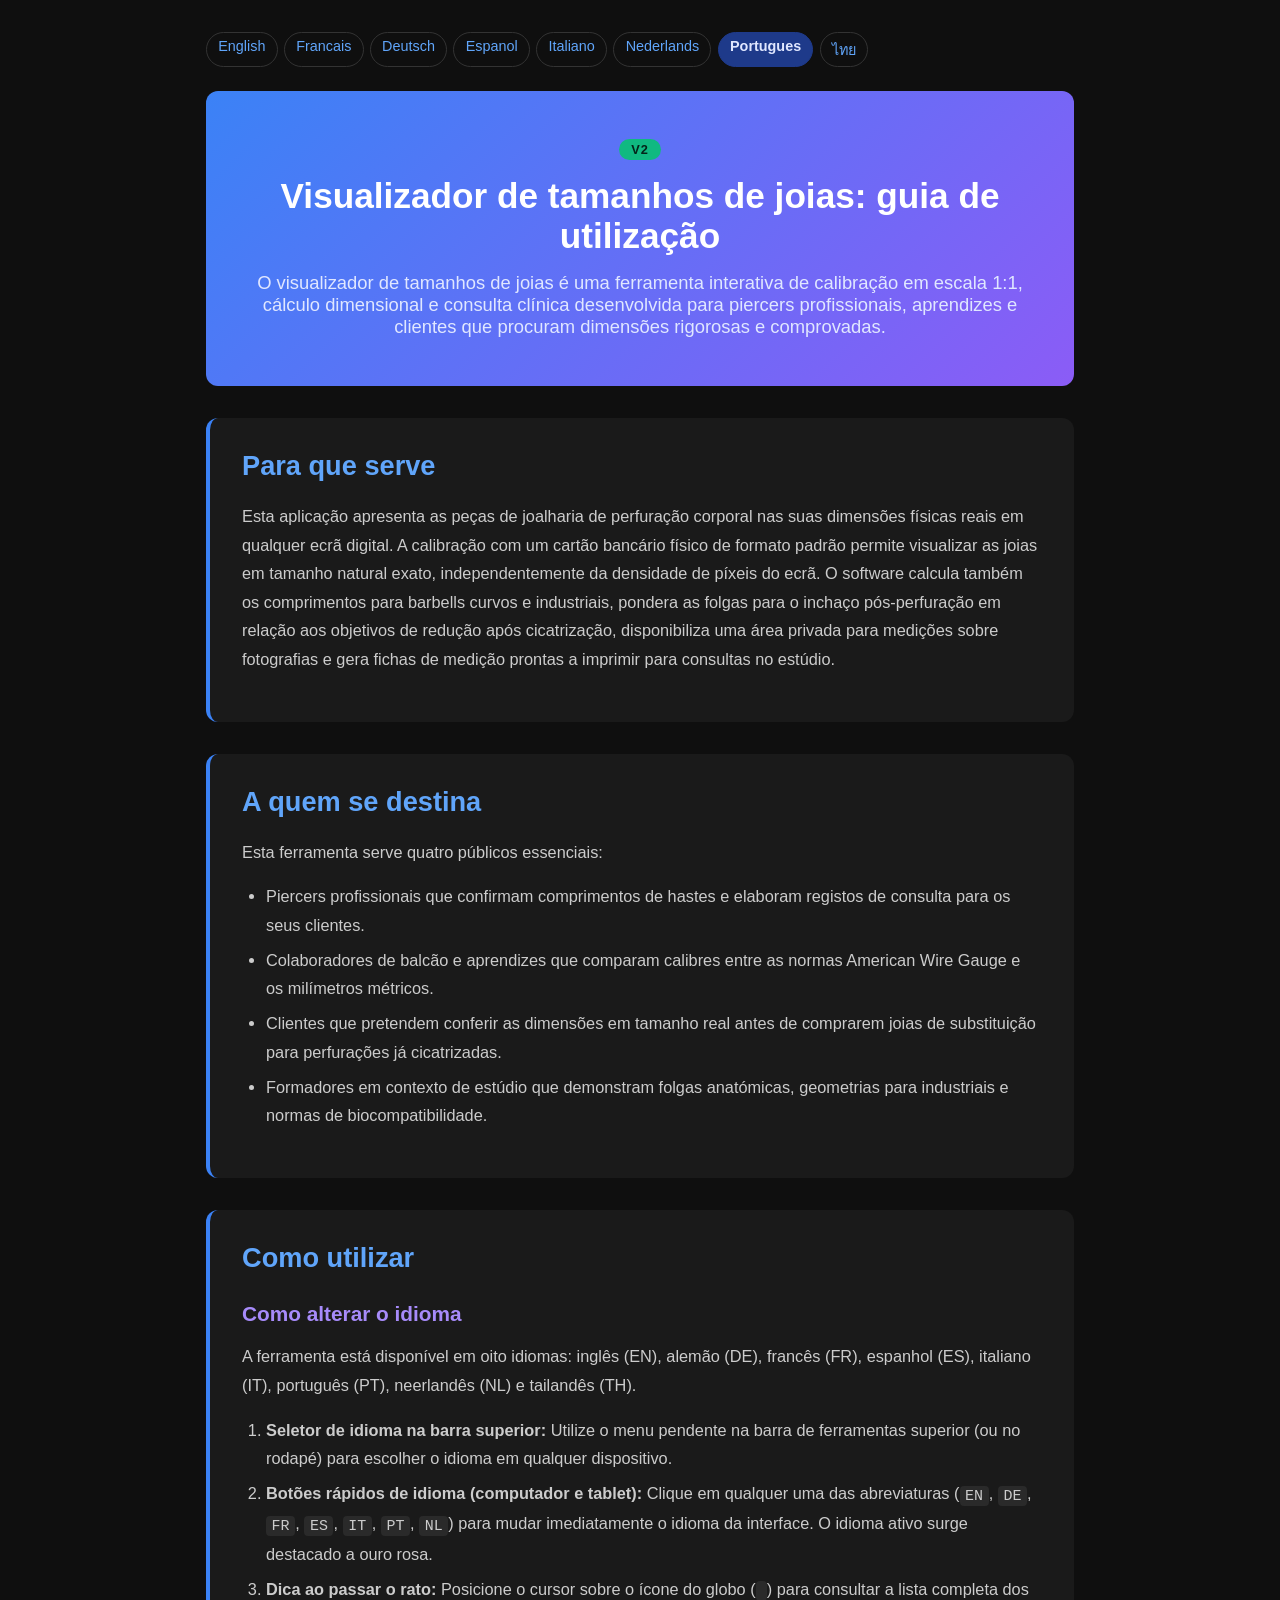
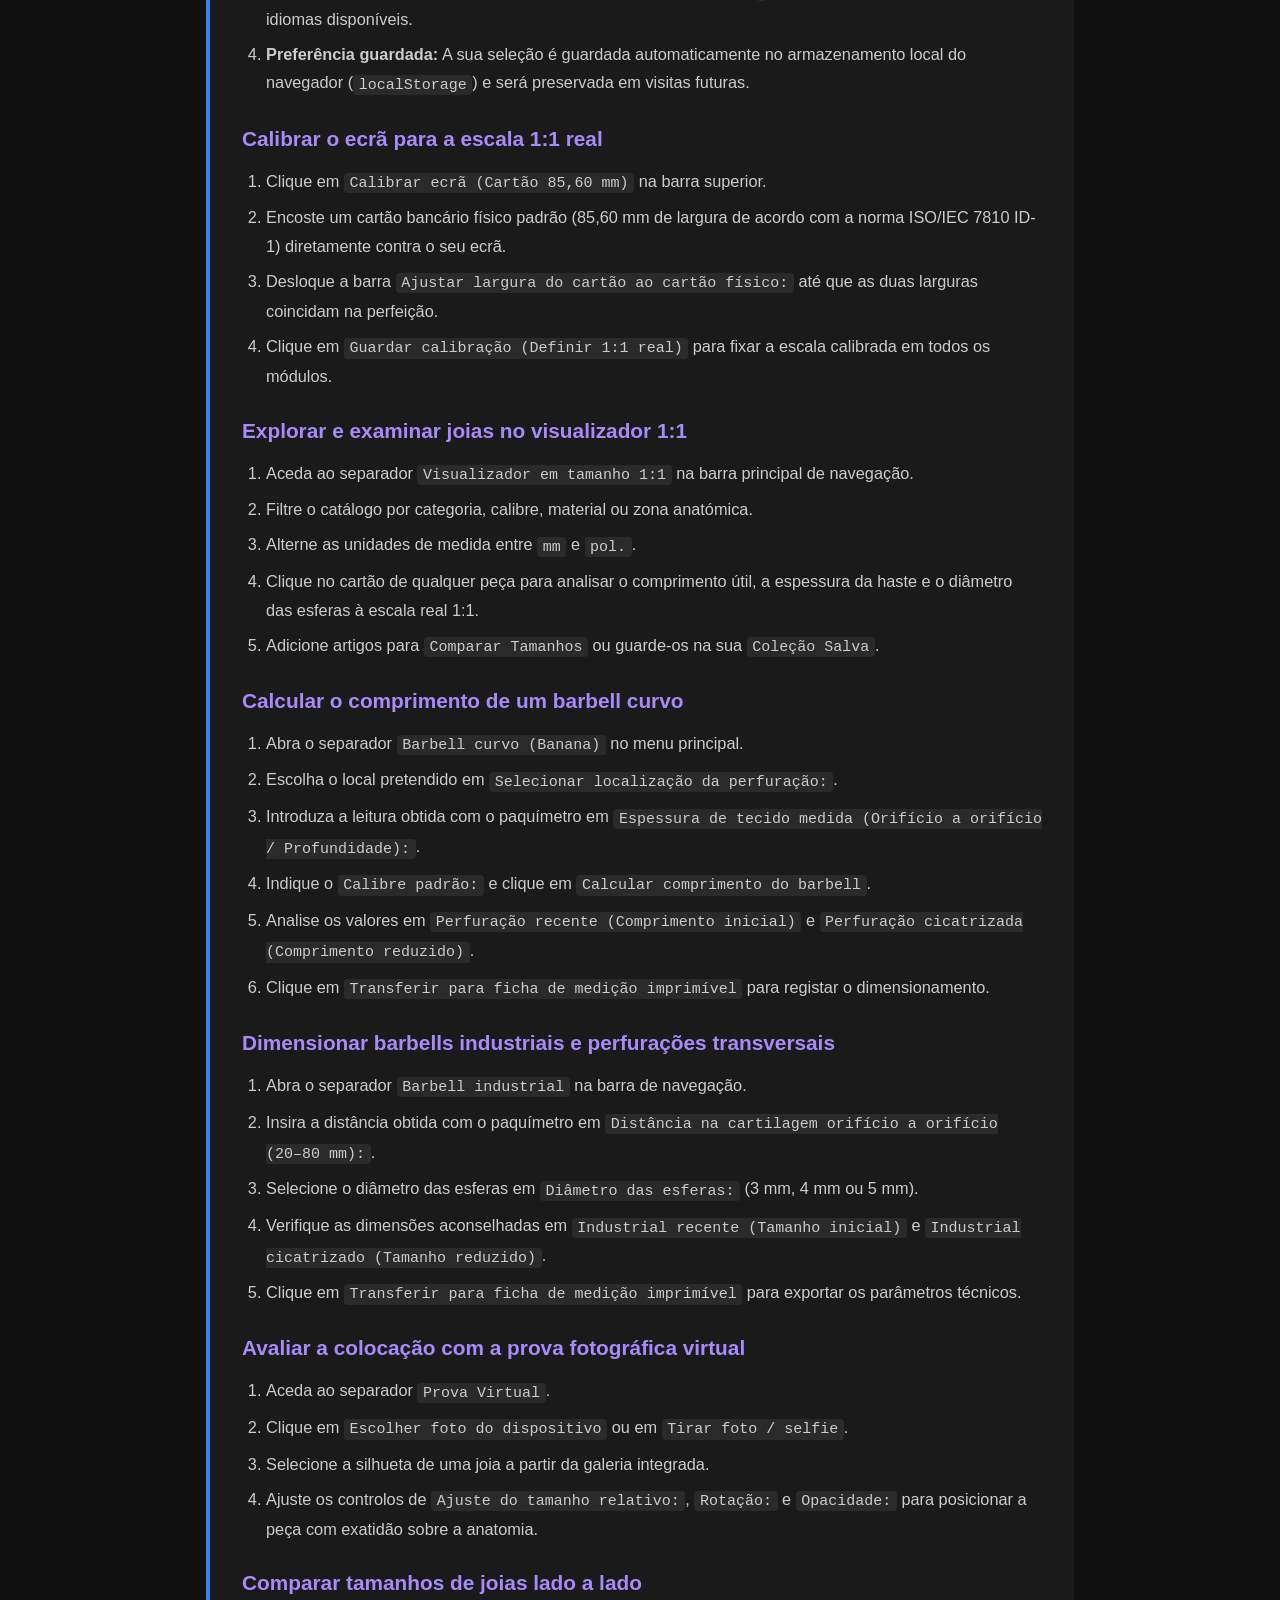
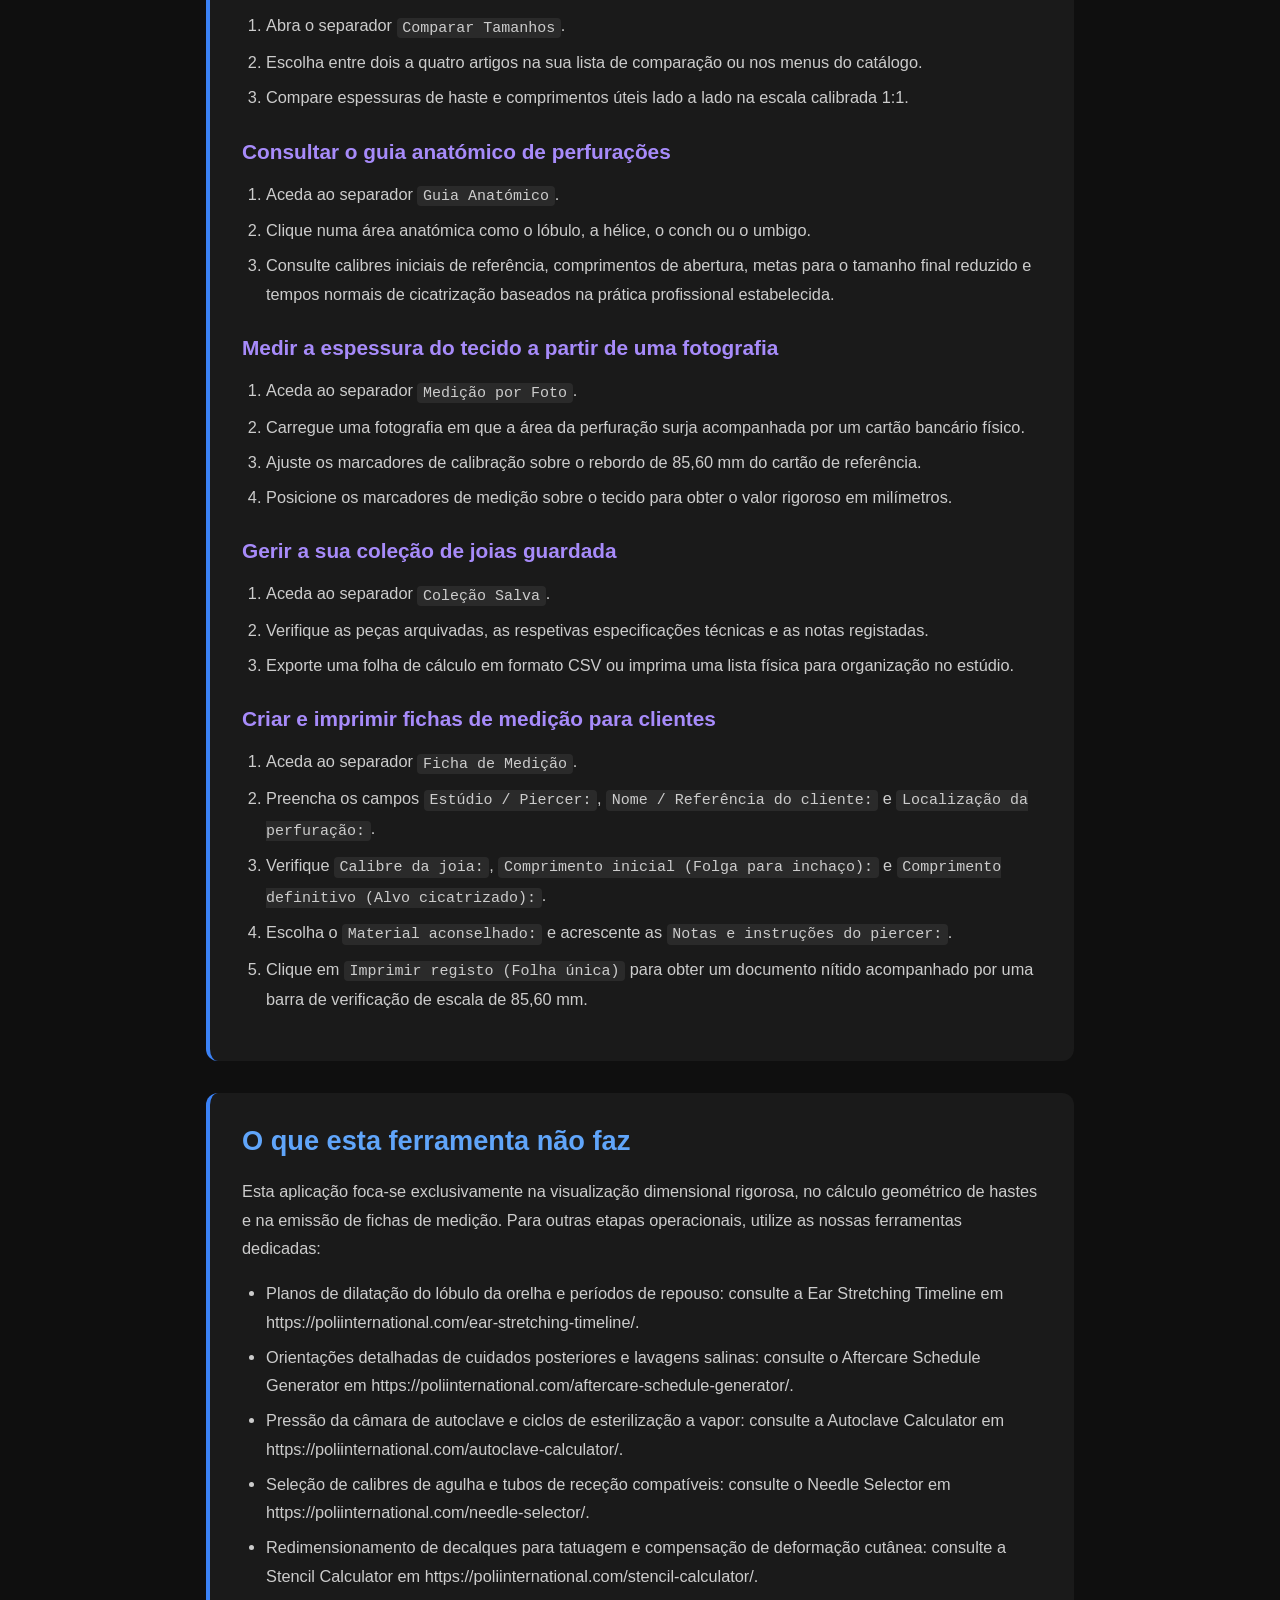
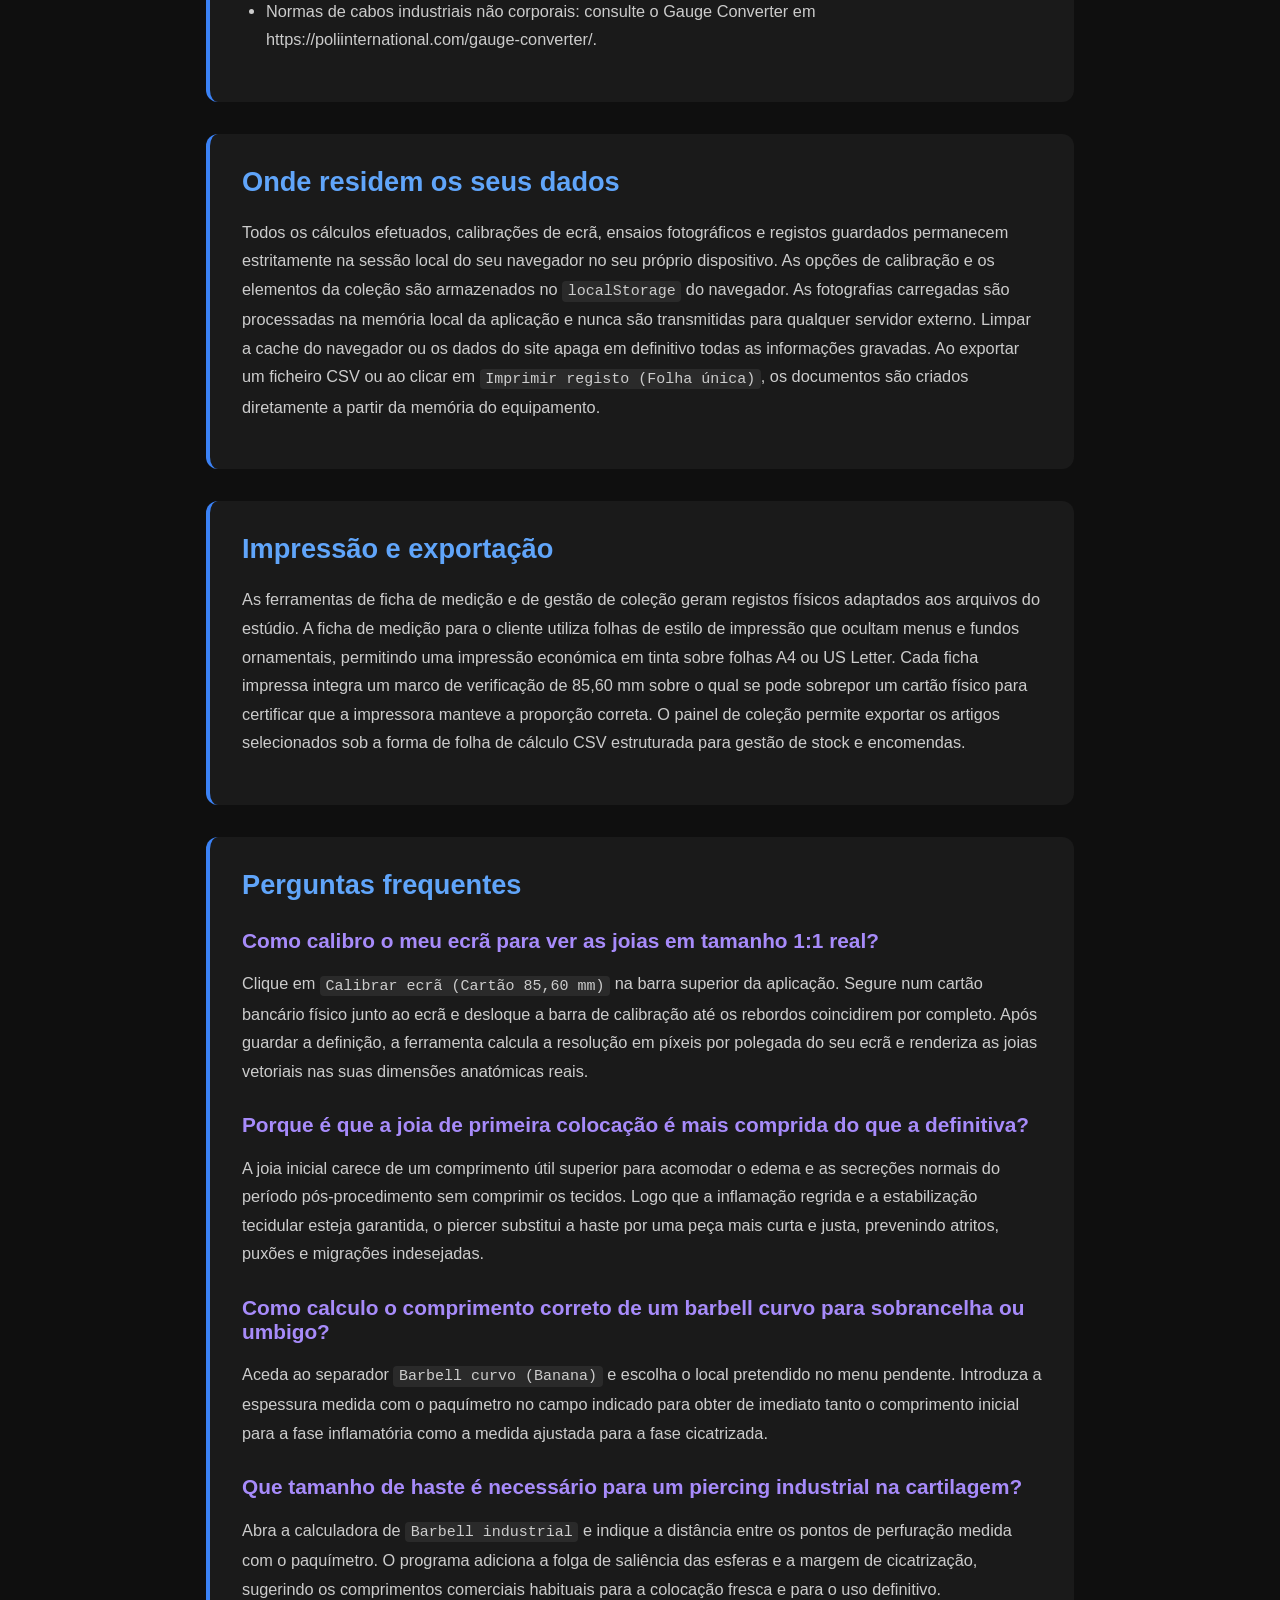
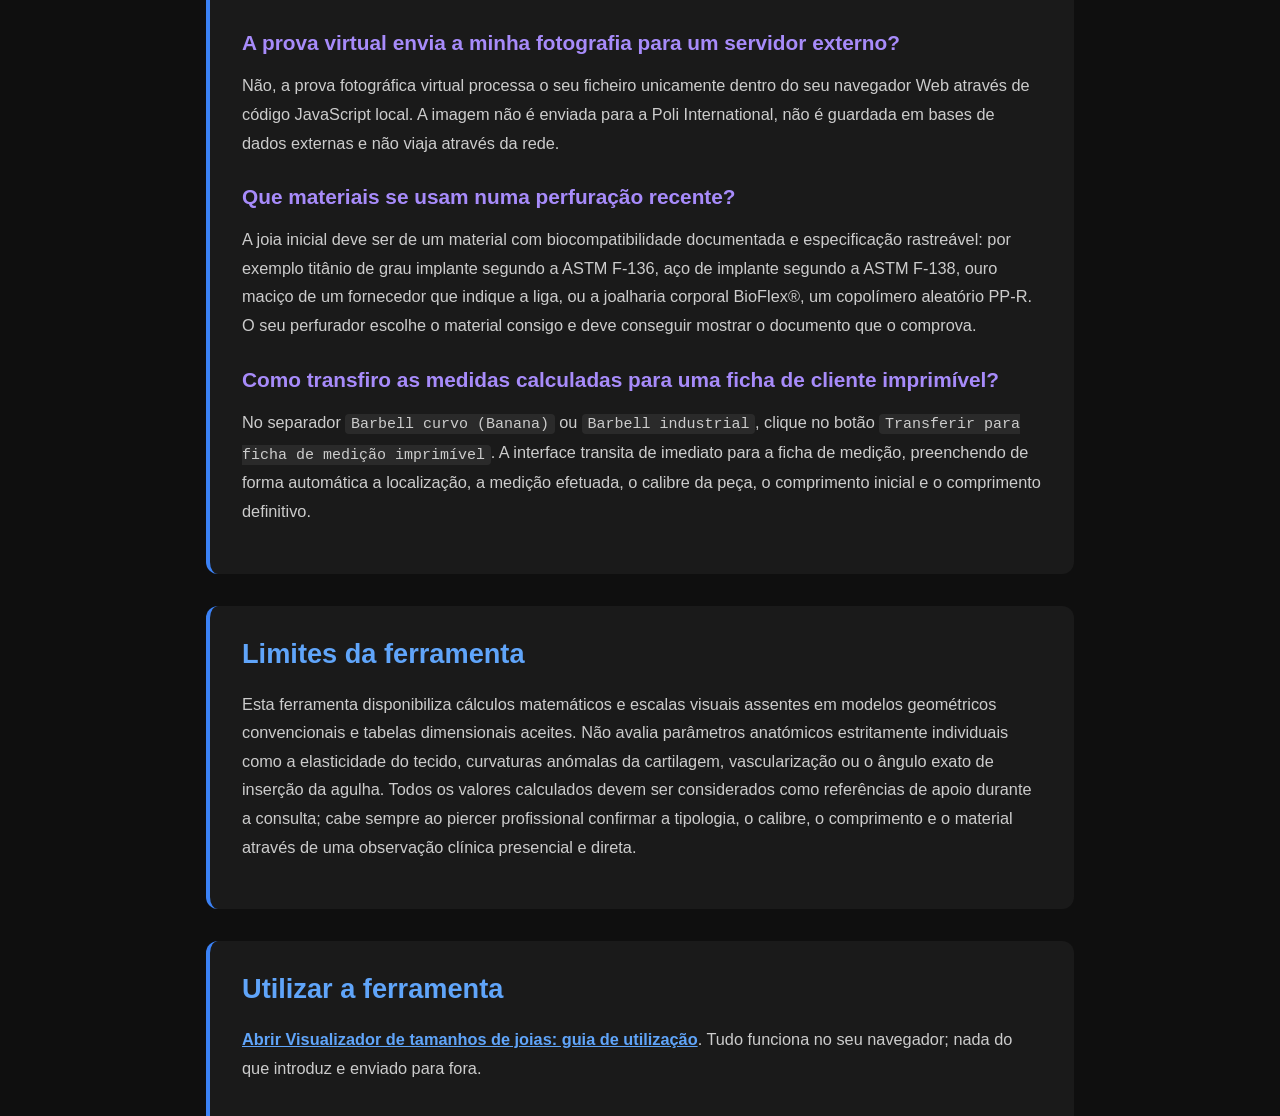
<file: documentation-pt.html>
<!DOCTYPE html>
<html lang="pt">
<head><meta name="robots" content="noindex,nofollow">
    <meta charset="UTF-8">
    <meta name="viewport" content="width=device-width, initial-scale=1.0">
    <title>Visualizador de tamanhos de joias: guia de utilização Documentacao | Poli International</title>
    <meta name="description" content="O visualizador de tamanhos de joias é uma ferramenta interativa de calibração em escala 1:1, cálculo dimensional e consulta clínica desenvolvida para piercers profissionais, aprendizes e clientes que procuram dimensões rigorosas e comprovadas.">
    <link rel="canonical" href="https://poliinternational.com/jewelry-size-visualizer/">
    <style>
        body { background: #0f0f0f; color: #fff; font-family: -apple-system, BlinkMacSystemFont, "Segoe UI", Roboto, sans-serif; margin: 0; padding: 0; }
        body.in-iframe .doc-hero h1 { display: none; }
        * { box-sizing: border-box; }
        .entry-content { max-width: 900px; margin: 0 auto; padding: 2rem 1rem; }
        .doc-hero { background: linear-gradient(135deg, #3B82F6, #8B5CF6); padding: 3rem 2rem; text-align: center; border-radius: 0.75rem; margin-bottom: 2rem; }
        .doc-hero h1 { font-size: 2.2rem; margin: 0 0 1rem; font-weight: 700; }
        .doc-hero p { font-size: 1.15rem; color: #E0E7FF; margin: 0; }
        .doc-hero .v2 { display: inline-block; margin-bottom: 1rem; padding: 0.2rem 0.75rem; border-radius: 999px; background: #10B981; color: #04241a; font-weight: 800; font-size: 0.8rem; letter-spacing: 0.08em; }
        .doc-section { margin: 2rem 0; padding: 2rem; background: #1a1a1a; border-radius: 0.75rem; border-left: 4px solid #3B82F6; }
        .doc-section h2 { color: #60A5FA; font-size: 1.7rem; margin: 0 0 1.25rem; font-weight: 600; }
        .doc-section h3 { color: #A78BFA; font-size: 1.3rem; margin: 1.75rem 0 0.75rem; font-weight: 600; }
        .doc-section p, .doc-section li { color: #ccc; line-height: 1.75; font-size: 1.02rem; }
        .doc-section ul, .doc-section ol { padding-left: 1.5rem; }
        .doc-section li { margin: 0.4rem 0; }
        .doc-section code { background: #2a2a2a; padding: 0.1rem 0.35rem; border-radius: 0.25rem; font-size: 0.92em; }
        .doc-section a { color: #60A5FA; font-weight: 600; }
        .highlight-box { background: linear-gradient(135deg, #1E3A8A, #4C1D95); padding: 1.25rem 1.5rem; border-radius: 0.5rem; margin: 1.5rem 0; border-left: 4px solid #10B981; }
        .highlight-box p { color: #E0E7FF; margin: 0; }
        table { width: 100%; border-collapse: collapse; margin: 1.5rem 0; }
        th, td { padding: 0.75rem; text-align: left; border: 1px solid #333; vertical-align: top; }
        th { background: #2a2a2a; color: #60A5FA; }
        td { color: #ccc; }
        .doc-langs { display: flex; flex-wrap: wrap; gap: 0.4rem; margin: 0 0 1.5rem; font-size: 0.9rem; }
        .doc-langs a, .doc-langs span { padding: 0.3rem 0.7rem; border-radius: 999px; border: 1px solid #333; text-decoration: none; }
        .doc-langs a { color: #60A5FA; }
        .doc-langs span { background: #1E3A8A; color: #E0E7FF; border-color: #1E3A8A; font-weight: 700; }
    </style>
</head>
<body>
<script>if (window.self !== window.top) document.body.classList.add('in-iframe');</script>
    <div class="entry-content">
        <nav class="doc-langs" aria-label="Documentation language"><a lang="en" href="documentation.html">English</a><a lang="fr" href="documentation-fr.html">Francais</a><a lang="de" href="documentation-de.html">Deutsch</a><a lang="es" href="documentation-es.html">Espanol</a><a lang="it" href="documentation-it.html">Italiano</a><a lang="nl" href="documentation-nl.html">Nederlands</a><span lang="pt">Portugues</span><a lang="th" href="documentation-th.html">ไทย</a></nav>
        <div class="doc-hero">
            <span class="v2">V2</span>
            <h1>Visualizador de tamanhos de joias: guia de utilização</h1>
            <p>O visualizador de tamanhos de joias é uma ferramenta interativa de calibração em escala 1:1, cálculo dimensional e consulta clínica desenvolvida para piercers profissionais, aprendizes e clientes que procuram dimensões rigorosas e comprovadas.</p>
        </div>
        <div class="doc-section">
        <h2>Para que serve</h2>
        <p>Esta aplicação apresenta as peças de joalharia de perfuração corporal nas suas dimensões físicas reais em qualquer ecrã digital. A calibração com um cartão bancário físico de formato padrão permite visualizar as joias em tamanho natural exato, independentemente da densidade de píxeis do ecrã. O software calcula também os comprimentos para barbells curvos e industriais, pondera as folgas para o inchaço pós-perfuração em relação aos objetivos de redução após cicatrização, disponibiliza uma área privada para medições sobre fotografias e gera fichas de medição prontas a imprimir para consultas no estúdio.</p>
        </div>
        <div class="doc-section">
        <h2>A quem se destina</h2>
        <p>Esta ferramenta serve quatro públicos essenciais:</p>
        <ul>
        <li>Piercers profissionais que confirmam comprimentos de hastes e elaboram registos de consulta para os seus clientes.</li>
        <li>Colaboradores de balcão e aprendizes que comparam calibres entre as normas American Wire Gauge e os milímetros métricos.</li>
        <li>Clientes que pretendem conferir as dimensões em tamanho real antes de comprarem joias de substituição para perfurações já cicatrizadas.</li>
        <li>Formadores em contexto de estúdio que demonstram folgas anatómicas, geometrias para industriais e normas de biocompatibilidade.</li>
        </ul>
        </div>
        <div class="doc-section">
        <h2>Como utilizar</h2>
        <h3>Como alterar o idioma</h3>
        <p>A ferramenta está disponível em oito idiomas: inglês (EN), alemão (DE), francês (FR), espanhol (ES), italiano (IT), português (PT), neerlandês (NL) e tailandês (TH).</p>
        <ol>
        <li><strong>Seletor de idioma na barra superior:</strong> Utilize o menu pendente na barra de ferramentas superior (ou no rodapé) para escolher o idioma em qualquer dispositivo.</li>
        <li><strong>Botões rápidos de idioma (computador e tablet):</strong> Clique em qualquer uma das abreviaturas (<code>EN</code>, <code>DE</code>, <code>FR</code>, <code>ES</code>, <code>IT</code>, <code>PT</code>, <code>NL</code>) para mudar imediatamente o idioma da interface. O idioma ativo surge destacado a ouro rosa.</li>
        <li><strong>Dica ao passar o rato:</strong> Posicione o cursor sobre o ícone do globo (<code></code>) para consultar a lista completa dos idiomas disponíveis.</li>
        <li><strong>Preferência guardada:</strong> A sua seleção é guardada automaticamente no armazenamento local do navegador (<code>localStorage</code>) e será preservada em visitas futuras.</li>
        </ol>
        <h3>Calibrar o ecrã para a escala 1:1 real</h3>
        <ol>
        <li>Clique em <code>Calibrar ecrã (Cartão 85,60 mm)</code> na barra superior.</li>
        <li>Encoste um cartão bancário físico padrão (85,60 mm de largura de acordo com a norma ISO/IEC 7810 ID-1) diretamente contra o seu ecrã.</li>
        <li>Desloque a barra <code>Ajustar largura do cartão ao cartão físico:</code> até que as duas larguras coincidam na perfeição.</li>
        <li>Clique em <code>Guardar calibração (Definir 1:1 real)</code> para fixar a escala calibrada em todos os módulos.</li>
        </ol>
        <h3>Explorar e examinar joias no visualizador 1:1</h3>
        <ol>
        <li>Aceda ao separador <code>Visualizador em tamanho 1:1</code> na barra principal de navegação.</li>
        <li>Filtre o catálogo por categoria, calibre, material ou zona anatómica.</li>
        <li>Alterne as unidades de medida entre <code>mm</code> e <code>pol.</code>.</li>
        <li>Clique no cartão de qualquer peça para analisar o comprimento útil, a espessura da haste e o diâmetro das esferas à escala real 1:1.</li>
        <li>Adicione artigos para <code>Comparar Tamanhos</code> ou guarde-os na sua <code>Coleção Salva</code>.</li>
        </ol>
        <h3>Calcular o comprimento de um barbell curvo</h3>
        <ol>
        <li>Abra o separador <code>Barbell curvo (Banana)</code> no menu principal.</li>
        <li>Escolha o local pretendido em <code>Selecionar localização da perfuração:</code>.</li>
        <li>Introduza a leitura obtida com o paquímetro em <code>Espessura de tecido medida (Orifício a orifício / Profundidade):</code>.</li>
        <li>Indique o <code>Calibre padrão:</code> e clique em <code>Calcular comprimento do barbell</code>.</li>
        <li>Analise os valores em <code>Perfuração recente (Comprimento inicial)</code> e <code>Perfuração cicatrizada (Comprimento reduzido)</code>.</li>
        <li>Clique em <code>Transferir para ficha de medição imprimível</code> para registar o dimensionamento.</li>
        </ol>
        <h3>Dimensionar barbells industriais e perfurações transversais</h3>
        <ol>
        <li>Abra o separador <code>Barbell industrial</code> na barra de navegação.</li>
        <li>Insira a distância obtida com o paquímetro em <code>Distância na cartilagem orifício a orifício (20–80 mm):</code>.</li>
        <li>Selecione o diâmetro das esferas em <code>Diâmetro das esferas:</code> (3 mm, 4 mm ou 5 mm).</li>
        <li>Verifique as dimensões aconselhadas em <code>Industrial recente (Tamanho inicial)</code> e <code>Industrial cicatrizado (Tamanho reduzido)</code>.</li>
        <li>Clique em <code>Transferir para ficha de medição imprimível</code> para exportar os parâmetros técnicos.</li>
        </ol>
        <h3>Avaliar a colocação com a prova fotográfica virtual</h3>
        <ol>
        <li>Aceda ao separador <code>Prova Virtual</code>.</li>
        <li>Clique em <code>Escolher foto do dispositivo</code> ou em <code>Tirar foto / selfie</code>.</li>
        <li>Selecione a silhueta de uma joia a partir da galeria integrada.</li>
        <li>Ajuste os controlos de <code>Ajuste do tamanho relativo:</code>, <code>Rotação:</code> e <code>Opacidade:</code> para posicionar a peça com exatidão sobre a anatomia.</li>
        </ol>
        <h3>Comparar tamanhos de joias lado a lado</h3>
        <ol>
        <li>Abra o separador <code>Comparar Tamanhos</code>.</li>
        <li>Escolha entre dois a quatro artigos na sua lista de comparação ou nos menus do catálogo.</li>
        <li>Compare espessuras de haste e comprimentos úteis lado a lado na escala calibrada 1:1.</li>
        </ol>
        <h3>Consultar o guia anatómico de perfurações</h3>
        <ol>
        <li>Aceda ao separador <code>Guia Anatómico</code>.</li>
        <li>Clique numa área anatómica como o lóbulo, a hélice, o conch ou o umbigo.</li>
        <li>Consulte calibres iniciais de referência, comprimentos de abertura, metas para o tamanho final reduzido e tempos normais de cicatrização baseados na prática profissional estabelecida.</li>
        </ol>
        <h3>Medir a espessura do tecido a partir de uma fotografia</h3>
        <ol>
        <li>Aceda ao separador <code>Medição por Foto</code>.</li>
        <li>Carregue uma fotografia em que a área da perfuração surja acompanhada por um cartão bancário físico.</li>
        <li>Ajuste os marcadores de calibração sobre o rebordo de 85,60 mm do cartão de referência.</li>
        <li>Posicione os marcadores de medição sobre o tecido para obter o valor rigoroso em milímetros.</li>
        </ol>
        <h3>Gerir a sua coleção de joias guardada</h3>
        <ol>
        <li>Aceda ao separador <code>Coleção Salva</code>.</li>
        <li>Verifique as peças arquivadas, as respetivas especificações técnicas e as notas registadas.</li>
        <li>Exporte uma folha de cálculo em formato CSV ou imprima uma lista física para organização no estúdio.</li>
        </ol>
        <h3>Criar e imprimir fichas de medição para clientes</h3>
        <ol>
        <li>Aceda ao separador <code>Ficha de Medição</code>.</li>
        <li>Preencha os campos <code>Estúdio / Piercer:</code>, <code>Nome / Referência do cliente:</code> e <code>Localização da perfuração:</code>.</li>
        <li>Verifique <code>Calibre da joia:</code>, <code>Comprimento inicial (Folga para inchaço):</code> e <code>Comprimento definitivo (Alvo cicatrizado):</code>.</li>
        <li>Escolha o <code>Material aconselhado:</code> e acrescente as <code>Notas e instruções do piercer:</code>.</li>
        <li>Clique em <code>Imprimir registo (Folha única)</code> para obter um documento nítido acompanhado por uma barra de verificação de escala de 85,60 mm.</li>
        </ol>
        </div>
        <div class="doc-section">
        <h2>O que esta ferramenta não faz</h2>
        <p>Esta aplicação foca-se exclusivamente na visualização dimensional rigorosa, no cálculo geométrico de hastes e na emissão de fichas de medição. Para outras etapas operacionais, utilize as nossas ferramentas dedicadas:</p>
        <ul>
        <li>Planos de dilatação do lóbulo da orelha e períodos de repouso: consulte a Ear Stretching Timeline em https://poliinternational.com/ear-stretching-timeline/.</li>
        <li>Orientações detalhadas de cuidados posteriores e lavagens salinas: consulte o Aftercare Schedule Generator em https://poliinternational.com/aftercare-schedule-generator/.</li>
        <li>Pressão da câmara de autoclave e ciclos de esterilização a vapor: consulte a Autoclave Calculator em https://poliinternational.com/autoclave-calculator/.</li>
        <li>Seleção de calibres de agulha e tubos de receção compatíveis: consulte o Needle Selector em https://poliinternational.com/needle-selector/.</li>
        <li>Redimensionamento de decalques para tatuagem e compensação de deformação cutânea: consulte a Stencil Calculator em https://poliinternational.com/stencil-calculator/.</li>
        <li>Normas de cabos industriais não corporais: consulte o Gauge Converter em https://poliinternational.com/gauge-converter/.</li>
        </ul>
        </div>
        <div class="doc-section">
        <h2>Onde residem os seus dados</h2>
        <p>Todos os cálculos efetuados, calibrações de ecrã, ensaios fotográficos e registos guardados permanecem estritamente na sessão local do seu navegador no seu próprio dispositivo. As opções de calibração e os elementos da coleção são armazenados no <code>localStorage</code> do navegador. As fotografias carregadas são processadas na memória local da aplicação e nunca são transmitidas para qualquer servidor externo. Limpar a cache do navegador ou os dados do site apaga em definitivo todas as informações gravadas. Ao exportar um ficheiro CSV ou ao clicar em <code>Imprimir registo (Folha única)</code>, os documentos são criados diretamente a partir da memória do equipamento.</p>
        </div>
        <div class="doc-section">
        <h2>Impressão e exportação</h2>
        <p>As ferramentas de ficha de medição e de gestão de coleção geram registos físicos adaptados aos arquivos do estúdio. A ficha de medição para o cliente utiliza folhas de estilo de impressão que ocultam menus e fundos ornamentais, permitindo uma impressão económica em tinta sobre folhas A4 ou US Letter. Cada ficha impressa integra um marco de verificação de 85,60 mm sobre o qual se pode sobrepor um cartão físico para certificar que a impressora manteve a proporção correta. O painel de coleção permite exportar os artigos selecionados sob a forma de folha de cálculo CSV estruturada para gestão de stock e encomendas.</p>
        </div>
        <div class="doc-section">
        <h2>Perguntas frequentes</h2>
        <h3>Como calibro o meu ecrã para ver as joias em tamanho 1:1 real?</h3>
        <p>Clique em <code>Calibrar ecrã (Cartão 85,60 mm)</code> na barra superior da aplicação. Segure num cartão bancário físico junto ao ecrã e desloque a barra de calibração até os rebordos coincidirem por completo. Após guardar a definição, a ferramenta calcula a resolução em píxeis por polegada do seu ecrã e renderiza as joias vetoriais nas suas dimensões anatómicas reais.</p>
        <h3>Porque é que a joia de primeira colocação é mais comprida do que a definitiva?</h3>
        <p>A joia inicial carece de um comprimento útil superior para acomodar o edema e as secreções normais do período pós-procedimento sem comprimir os tecidos. Logo que a inflamação regrida e a estabilização tecidular esteja garantida, o piercer substitui a haste por uma peça mais curta e justa, prevenindo atritos, puxões e migrações indesejadas.</p>
        <h3>Como calculo o comprimento correto de um barbell curvo para sobrancelha ou umbigo?</h3>
        <p>Aceda ao separador <code>Barbell curvo (Banana)</code> e escolha o local pretendido no menu pendente. Introduza a espessura medida com o paquímetro no campo indicado para obter de imediato tanto o comprimento inicial para a fase inflamatória como a medida ajustada para a fase cicatrizada.</p>
        <h3>Que tamanho de haste é necessário para um piercing industrial na cartilagem?</h3>
        <p>Abra a calculadora de <code>Barbell industrial</code> e indique a distância entre os pontos de perfuração medida com o paquímetro. O programa adiciona a folga de saliência das esferas e a margem de cicatrização, sugerindo os comprimentos comerciais habituais para a colocação fresca e para o uso definitivo.</p>
        <h3>A prova virtual envia a minha fotografia para um servidor externo?</h3>
        <p>Não, a prova fotográfica virtual processa o seu ficheiro unicamente dentro do seu navegador Web através de código JavaScript local. A imagem não é enviada para a Poli International, não é guardada em bases de dados externas e não viaja através da rede.</p>
        <h3>Que materiais se usam numa perfuração recente?</h3>
        <p>A joia inicial deve ser de um material com biocompatibilidade documentada e especificação rastreável: por exemplo titânio de grau implante segundo a ASTM F-136, aço de implante segundo a ASTM F-138, ouro maciço de um fornecedor que indique a liga, ou a joalharia corporal BioFlex®, um copolímero aleatório PP-R. O seu perfurador escolhe o material consigo e deve conseguir mostrar o documento que o comprova.</p>
        <h3>Como transfiro as medidas calculadas para uma ficha de cliente imprimível?</h3>
        <p>No separador <code>Barbell curvo (Banana)</code> ou <code>Barbell industrial</code>, clique no botão <code>Transferir para ficha de medição imprimível</code>. A interface transita de imediato para a ficha de medição, preenchendo de forma automática a localização, a medição efetuada, o calibre da peça, o comprimento inicial e o comprimento definitivo.</p>
        </div>
        <div class="doc-section">
        <h2>Limites da ferramenta</h2>
        <p>Esta ferramenta disponibiliza cálculos matemáticos e escalas visuais assentes em modelos geométricos convencionais e tabelas dimensionais aceites. Não avalia parâmetros anatómicos estritamente individuais como a elasticidade do tecido, curvaturas anómalas da cartilagem, vascularização ou o ângulo exato de inserção da agulha. Todos os valores calculados devem ser considerados como referências de apoio durante a consulta; cabe sempre ao piercer profissional confirmar a tipologia, o calibre, o comprimento e o material através de uma observação clínica presencial e direta.</p>
        </div>
        <div class="doc-section">
            <h2>Utilizar a ferramenta</h2>
            <p><a href="https://poliinternational.com/jewelry-size-visualizer/" target="_top">Abrir Visualizador de tamanhos de joias: guia de utilização</a>. Tudo funciona no seu navegador; nada do que introduz e enviado para fora.</p>
        </div>
    </div>
</body>
</html>
</file>
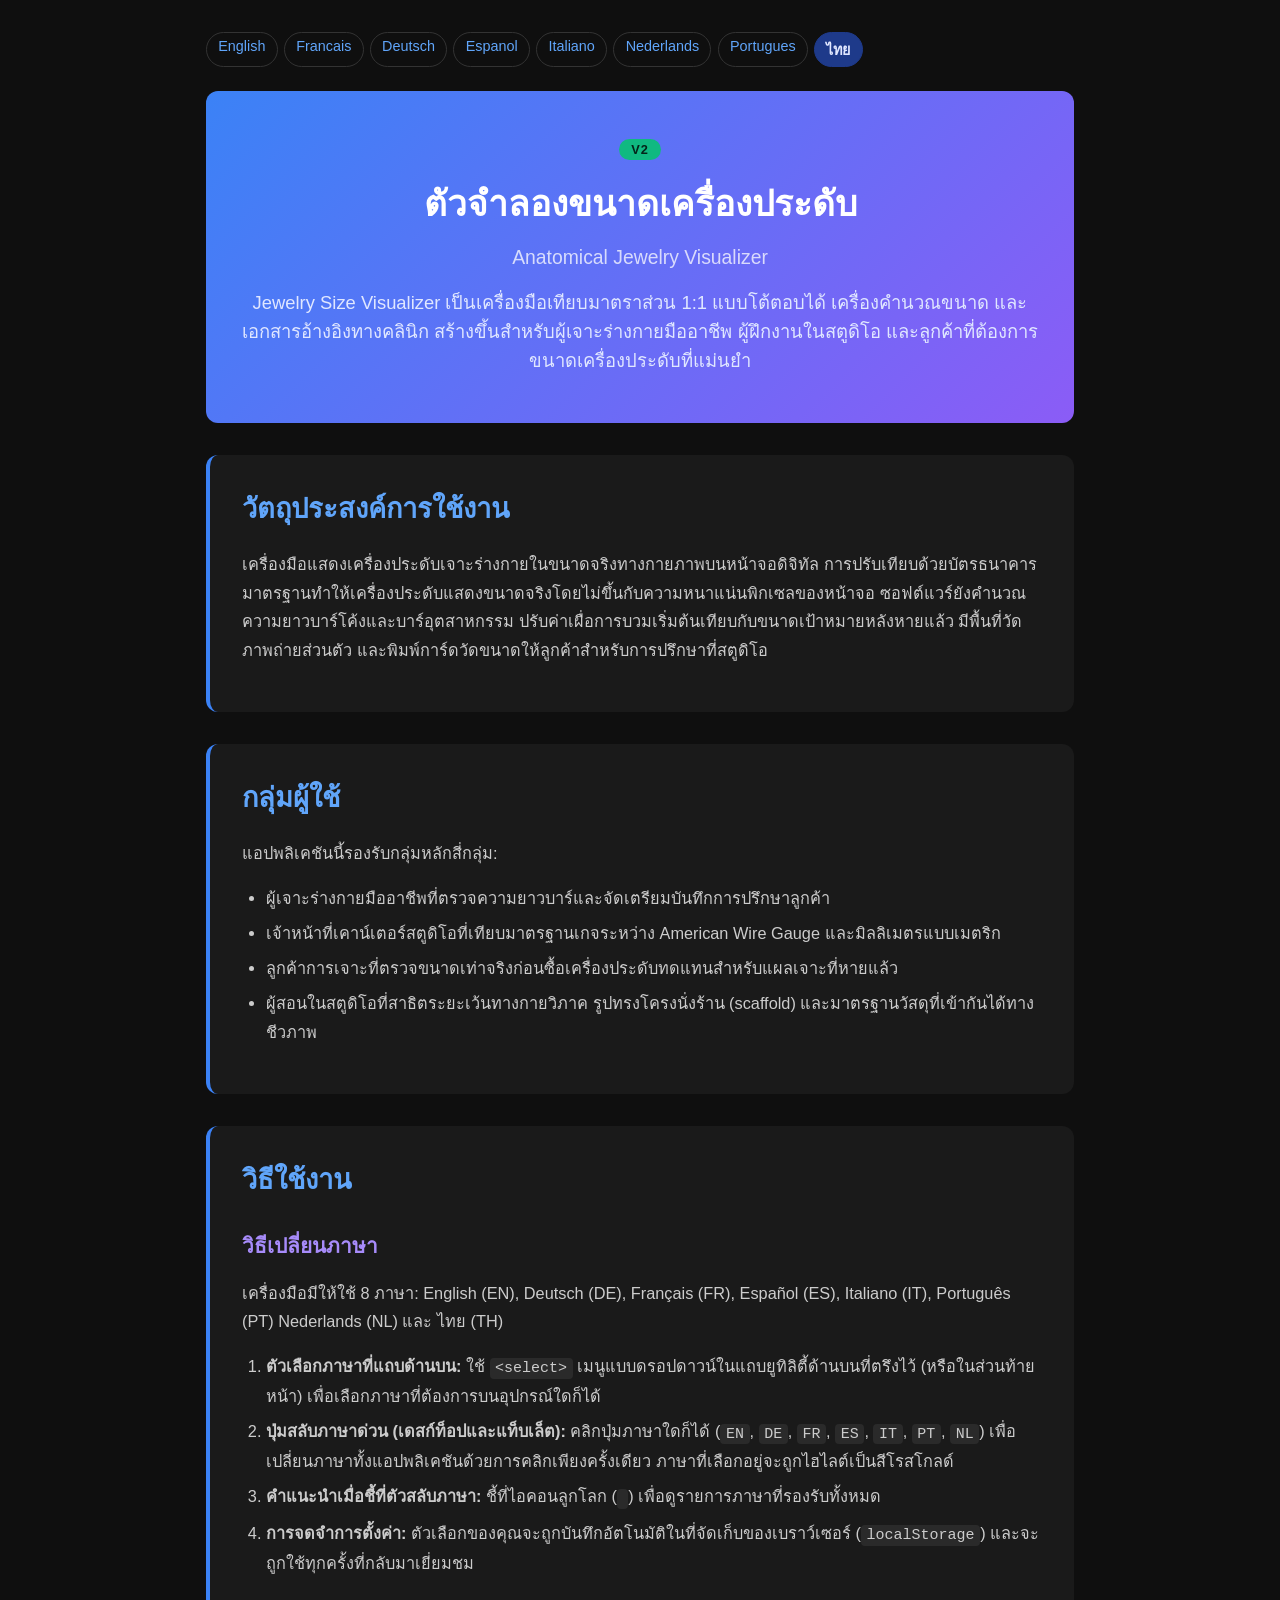
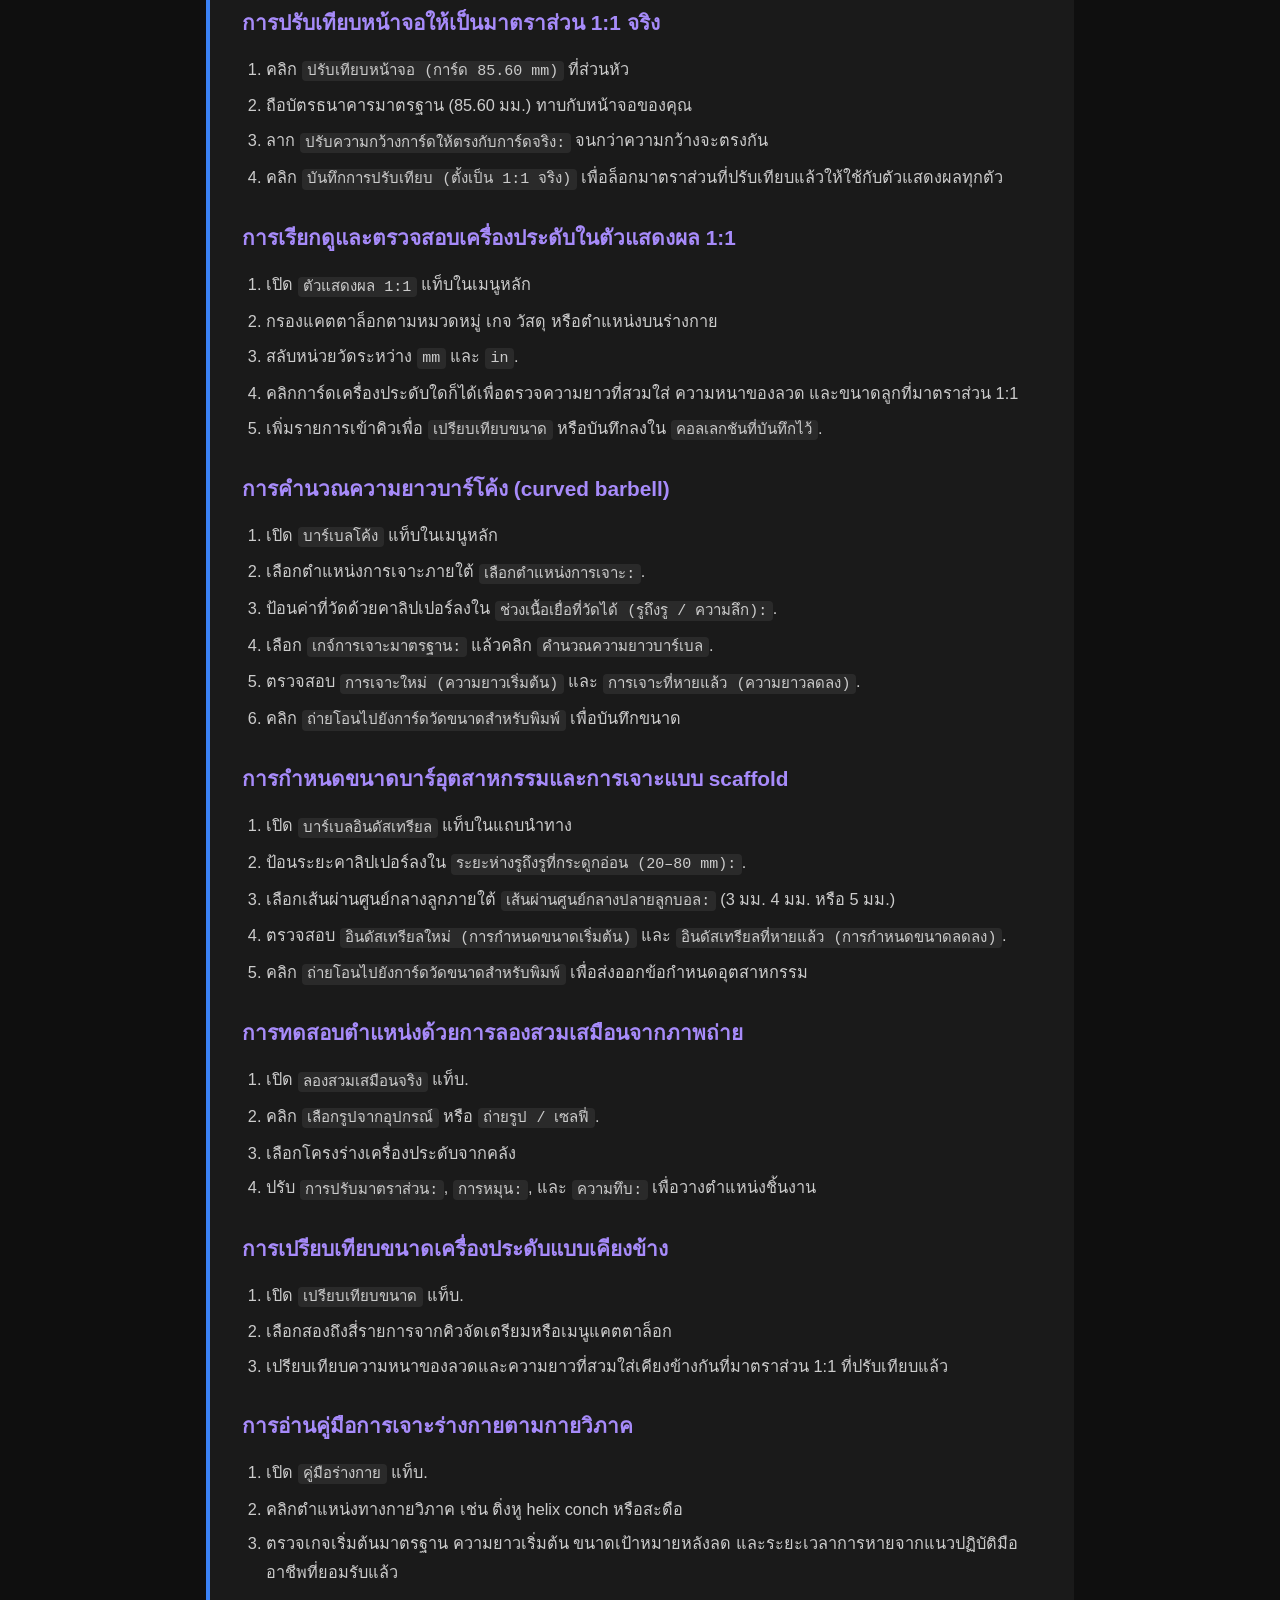
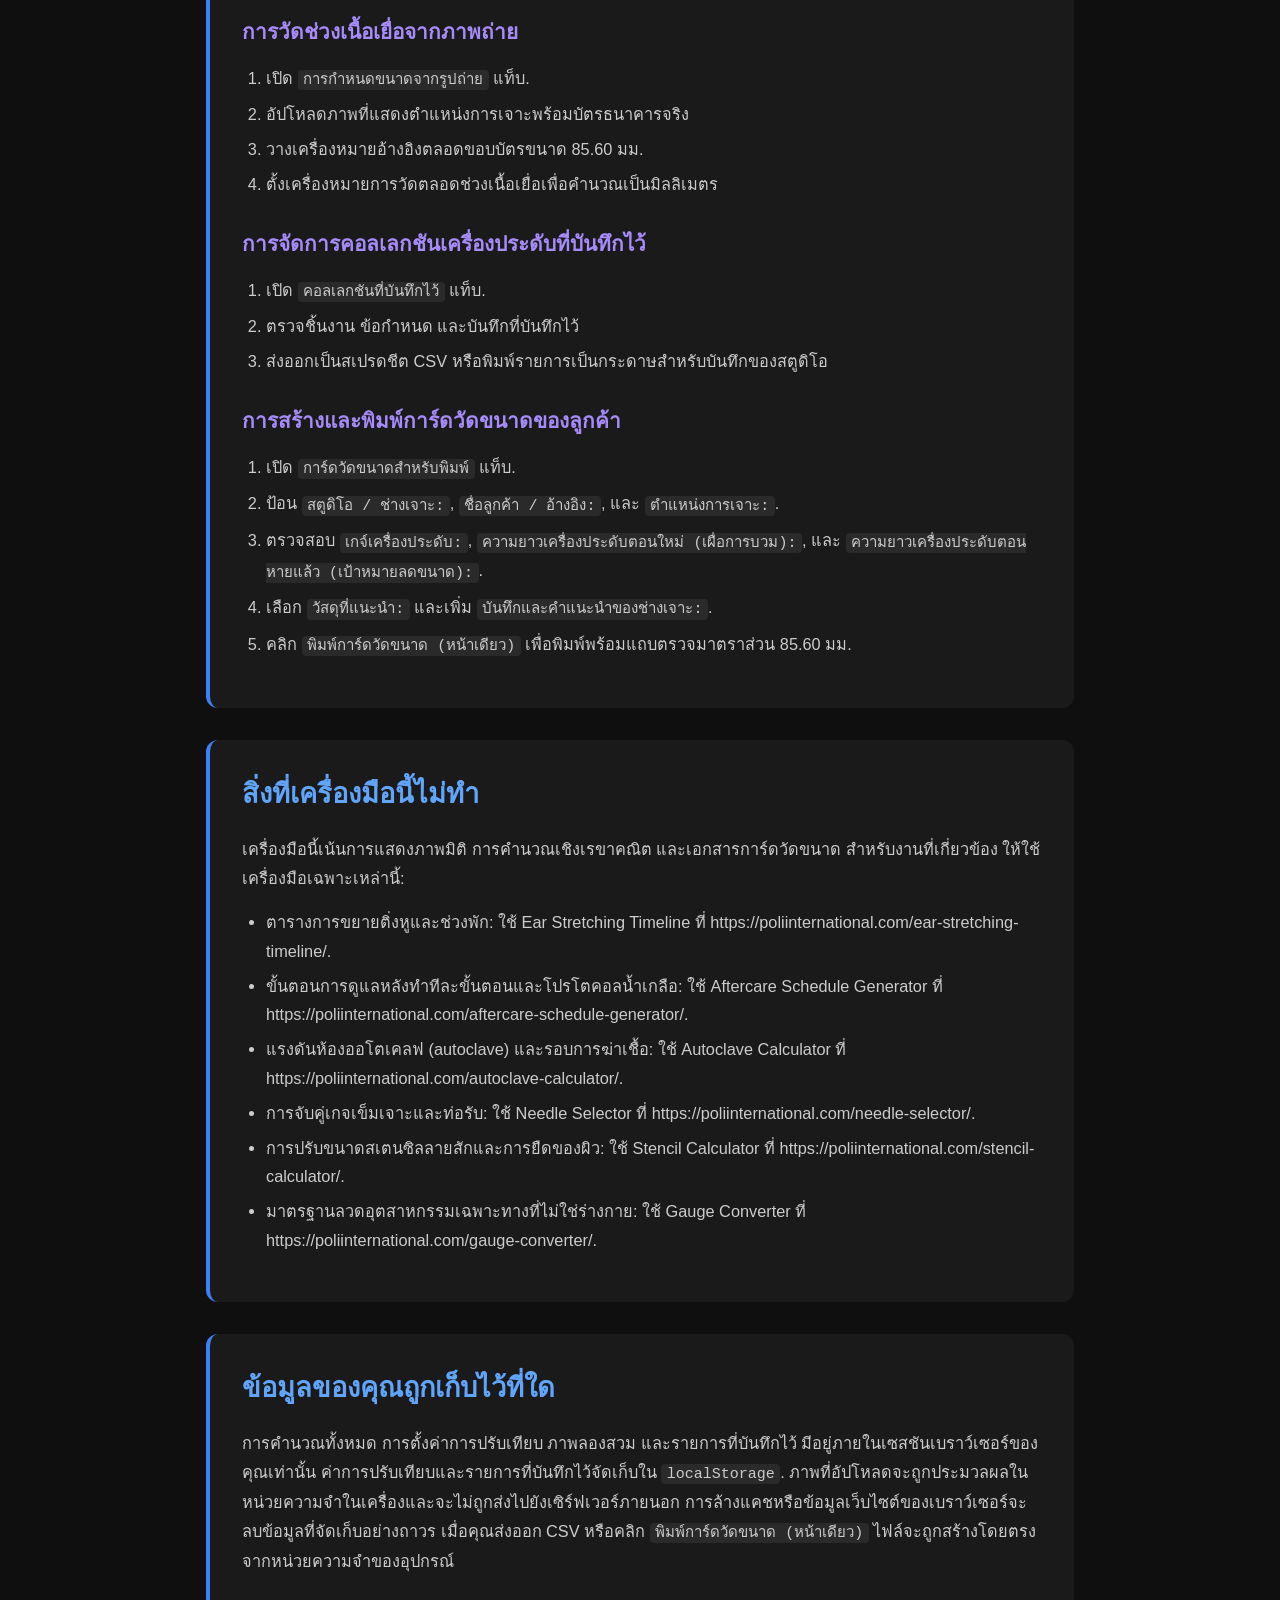
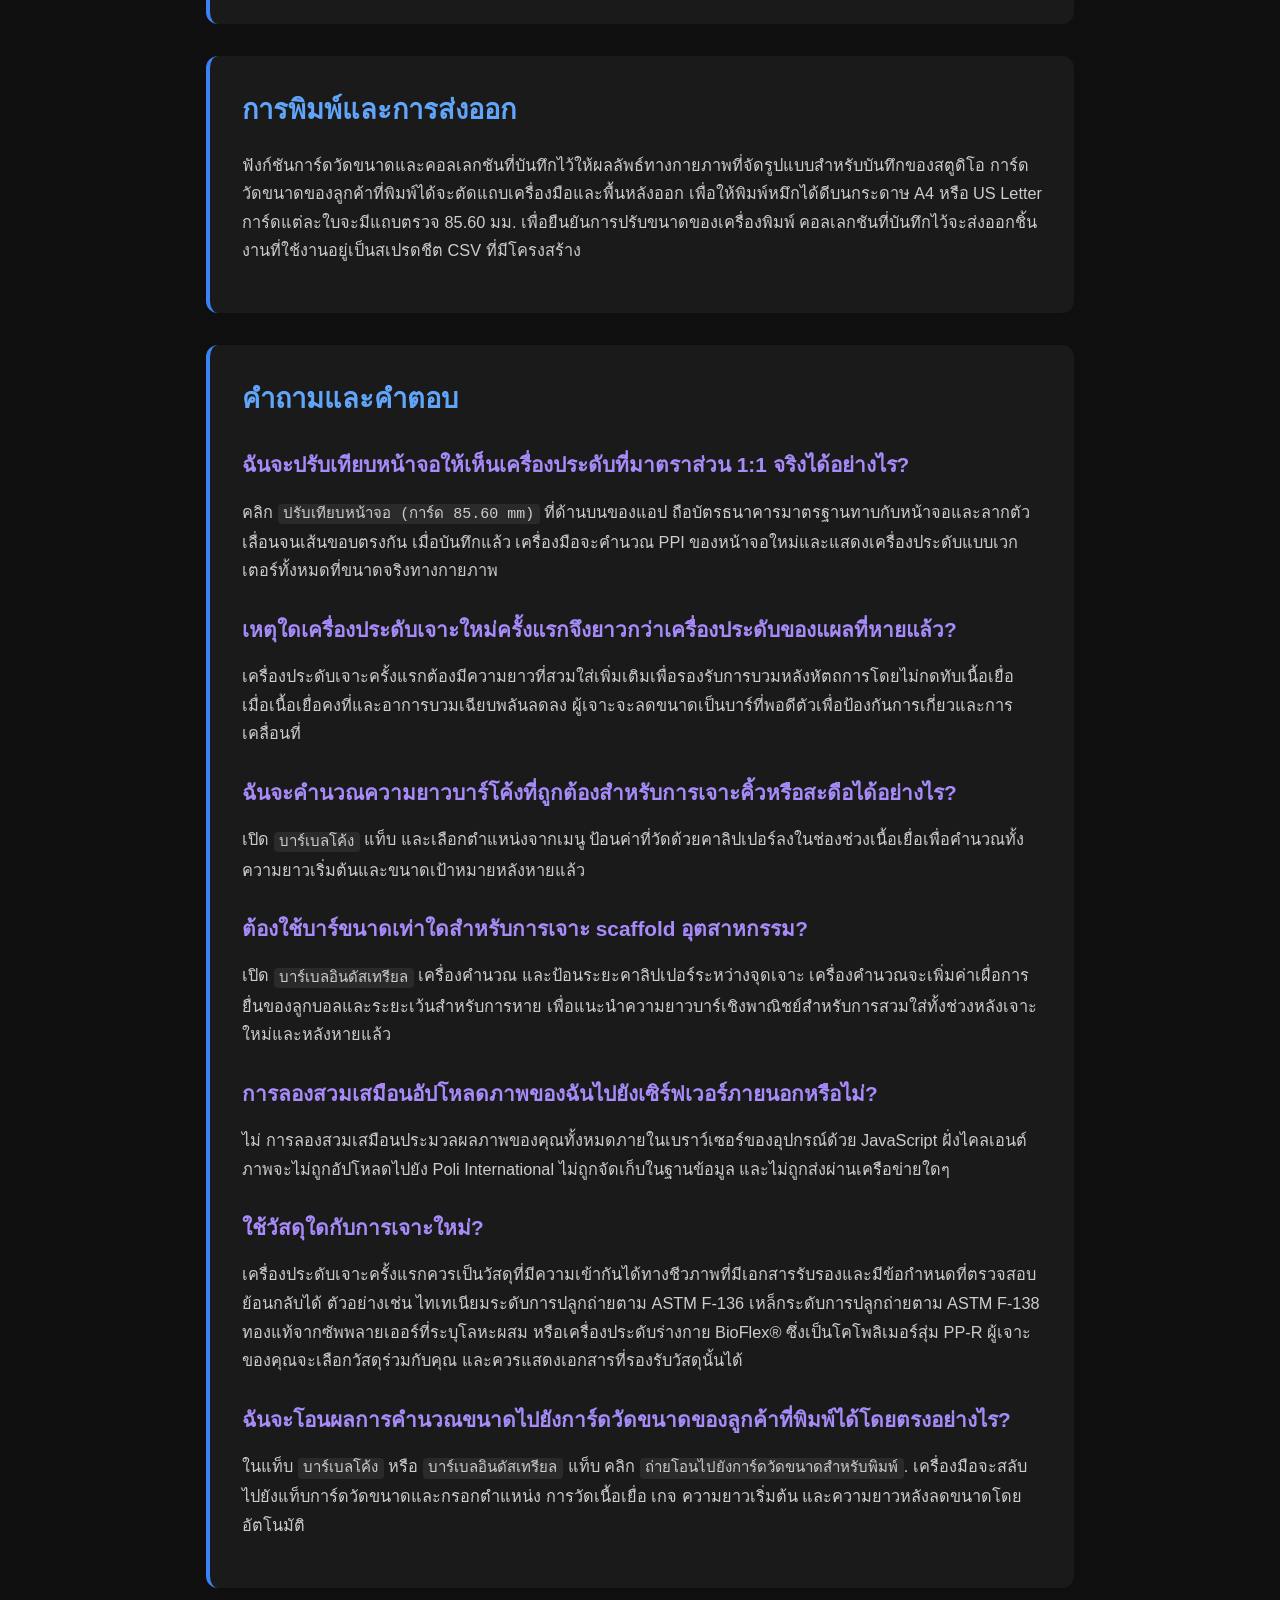
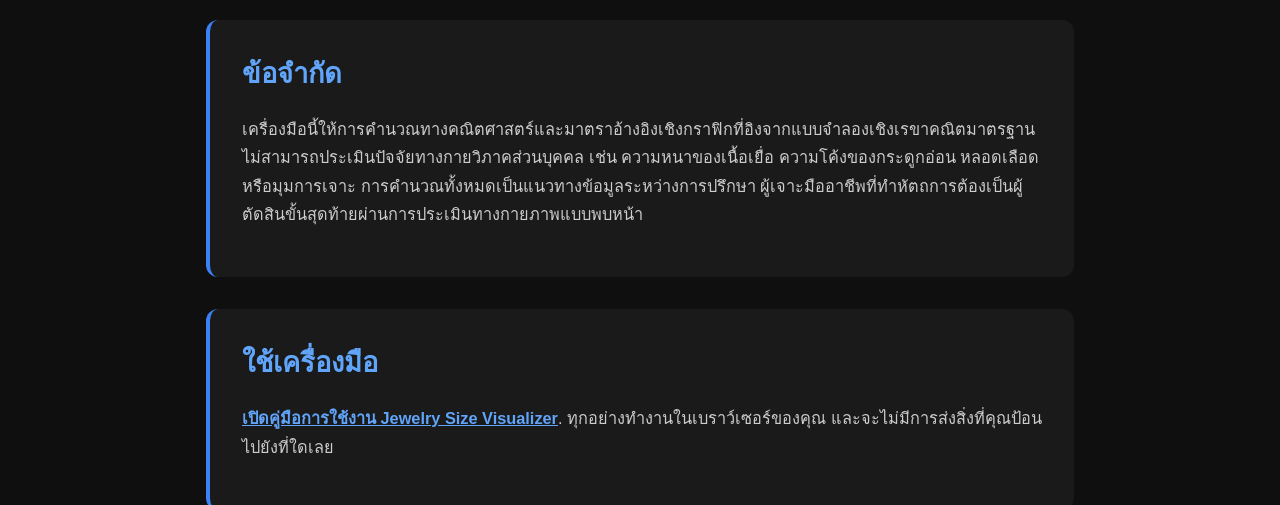
<file: documentation-th.html>
<!DOCTYPE html>
<html lang="th">
<head><meta name="robots" content="noindex,nofollow">
    <meta charset="UTF-8">
    <meta name="viewport" content="width=device-width, initial-scale=1.0">
    <title>เอกสาร Jewelry Size Visualizer: คู่มือการใช้งาน | Poli International</title>
    <meta name="description" content="Jewelry Size Visualizer เป็นเครื่องมือเทียบมาตราส่วน 1:1 แบบโต้ตอบได้ เครื่องคำนวณขนาด และเอกสารอ้างอิงทางคลินิก สร้างขึ้นสำหรับผู้เจาะร่างกายมืออาชีพ ผู้ฝึกงานในสตูดิโอ และลูกค้าที่ต้องการขนาดเครื่องประดับที่แม่นยำ">
    <link rel="canonical" href="https://poliinternational.com/jewelry-size-visualizer/">
    <style>
        body { background: #0f0f0f; color: #fff; font-family: -apple-system, BlinkMacSystemFont, "Segoe UI", Roboto, sans-serif; margin: 0; padding: 0; }
        body.in-iframe .doc-hero h1 { display: none; }
        * { box-sizing: border-box; }
        .entry-content { max-width: 900px; margin: 0 auto; padding: 2rem 1rem; }
        .doc-hero { background: linear-gradient(135deg, #3B82F6, #8B5CF6); padding: 3rem 2rem; text-align: center; border-radius: 0.75rem; margin-bottom: 2rem; }
        .doc-hero h1 { font-size: 2.2rem; margin: 0 0 1rem; font-weight: 700; }
        .doc-hero p { font-size: 1.15rem; color: #E0E7FF; margin: 0; }
        .doc-hero .v2 { display: inline-block; margin-bottom: 1rem; padding: 0.2rem 0.75rem; border-radius: 999px; background: #10B981; color: #04241a; font-weight: 800; font-size: 0.8rem; letter-spacing: 0.08em; }
        .doc-section { margin: 2rem 0; padding: 2rem; background: #1a1a1a; border-radius: 0.75rem; border-left: 4px solid #3B82F6; }
        .doc-section h2 { color: #60A5FA; font-size: 1.7rem; margin: 0 0 1.25rem; font-weight: 600; }
        .doc-section h3 { color: #A78BFA; font-size: 1.3rem; margin: 1.75rem 0 0.75rem; font-weight: 600; }
        .doc-section p, .doc-section li { color: #ccc; line-height: 1.75; font-size: 1.02rem; }
        .doc-section ul, .doc-section ol { padding-left: 1.5rem; }
        .doc-section li { margin: 0.4rem 0; }
        .doc-section code { background: #2a2a2a; padding: 0.1rem 0.35rem; border-radius: 0.25rem; font-size: 0.92em; }
        .doc-section a { color: #60A5FA; font-weight: 600; }
        .highlight-box { background: linear-gradient(135deg, #1E3A8A, #4C1D95); padding: 1.25rem 1.5rem; border-radius: 0.5rem; margin: 1.5rem 0; border-left: 4px solid #10B981; }
        .highlight-box p { color: #E0E7FF; margin: 0; }
        table { width: 100%; border-collapse: collapse; margin: 1.5rem 0; }
        th, td { padding: 0.75rem; text-align: left; border: 1px solid #333; vertical-align: top; }
        th { background: #2a2a2a; color: #60A5FA; }
        td { color: #ccc; }
        .doc-langs { display: flex; flex-wrap: wrap; gap: 0.4rem; margin: 0 0 1.5rem; font-size: 0.9rem; }
        .doc-langs a, .doc-langs span { padding: 0.3rem 0.7rem; border-radius: 999px; border: 1px solid #333; text-decoration: none; }
        .doc-langs a { color: #60A5FA; }
        .doc-langs span { background: #1E3A8A; color: #E0E7FF; border-color: #1E3A8A; font-weight: 700; }
    </style>
</head>
<body>
<script>if (window.self !== window.top) document.body.classList.add('in-iframe');</script>
    <div class="entry-content">
        <nav class="doc-langs" aria-label="ภาษาของเอกสาร"><a lang="en" href="documentation.html">English</a><a lang="fr" href="documentation-fr.html">Francais</a><a lang="de" href="documentation-de.html">Deutsch</a><a lang="es" href="documentation-es.html">Espanol</a><a lang="it" href="documentation-it.html">Italiano</a><a lang="nl" href="documentation-nl.html">Nederlands</a><a lang="pt" href="documentation-pt.html">Portugues</a><span lang="th">ไทย</span></nav>
        <div class="doc-hero">
            <span class="v2">V2</span>
            <h1>ตัวจำลองขนาดเครื่องประดับ<br><small lang="en" style="font-size:0.55em;font-weight:500;opacity:0.75;">Anatomical Jewelry Visualizer</small></h1>
            <p>Jewelry Size Visualizer เป็นเครื่องมือเทียบมาตราส่วน 1:1 แบบโต้ตอบได้ เครื่องคำนวณขนาด และเอกสารอ้างอิงทางคลินิก สร้างขึ้นสำหรับผู้เจาะร่างกายมืออาชีพ ผู้ฝึกงานในสตูดิโอ และลูกค้าที่ต้องการขนาดเครื่องประดับที่แม่นยำ</p>
        </div>
        <div class="doc-section">
        <h2>วัตถุประสงค์การใช้งาน</h2>
        <p>เครื่องมือแสดงเครื่องประดับเจาะร่างกายในขนาดจริงทางกายภาพบนหน้าจอดิจิทัล การปรับเทียบด้วยบัตรธนาคารมาตรฐานทำให้เครื่องประดับแสดงขนาดจริงโดยไม่ขึ้นกับความหนาแน่นพิกเซลของหน้าจอ ซอฟต์แวร์ยังคำนวณความยาวบาร์โค้งและบาร์อุตสาหกรรม ปรับค่าเผื่อการบวมเริ่มต้นเทียบกับขนาดเป้าหมายหลังหายแล้ว มีพื้นที่วัดภาพถ่ายส่วนตัว และพิมพ์การ์ดวัดขนาดให้ลูกค้าสำหรับการปรึกษาที่สตูดิโอ</p>
        </div>
        <div class="doc-section">
        <h2>กลุ่มผู้ใช้</h2>
        <p>แอปพลิเคชันนี้รองรับกลุ่มหลักสี่กลุ่ม:</p>
        <ul>
        <li>ผู้เจาะร่างกายมืออาชีพที่ตรวจความยาวบาร์และจัดเตรียมบันทึกการปรึกษาลูกค้า</li>
        <li>เจ้าหน้าที่เคาน์เตอร์สตูดิโอที่เทียบมาตรฐานเกจระหว่าง American Wire Gauge และมิลลิเมตรแบบเมตริก</li>
        <li>ลูกค้าการเจาะที่ตรวจขนาดเท่าจริงก่อนซื้อเครื่องประดับทดแทนสำหรับแผลเจาะที่หายแล้ว</li>
        <li>ผู้สอนในสตูดิโอที่สาธิตระยะเว้นทางกายวิภาค รูปทรงโครงนั่งร้าน (scaffold) และมาตรฐานวัสดุที่เข้ากันได้ทางชีวภาพ</li>
        </ul>
        </div>
        <div class="doc-section">
        <h2>วิธีใช้งาน</h2>
        <h3>วิธีเปลี่ยนภาษา</h3>
        <p>เครื่องมือมีให้ใช้ 8 ภาษา: English (EN), Deutsch (DE), Français (FR), Español (ES), Italiano (IT), Português (PT) Nederlands (NL) และ ไทย (TH)</p>
        <ol>
        <li><strong>ตัวเลือกภาษาที่แถบด้านบน:</strong> ใช้ <code>&lt;select&gt;</code> เมนูแบบดรอปดาวน์ในแถบยูทิลิตี้ด้านบนที่ตรึงไว้ (หรือในส่วนท้ายหน้า) เพื่อเลือกภาษาที่ต้องการบนอุปกรณ์ใดก็ได้</li>
        <li><strong>ปุ่มสลับภาษาด่วน (เดสก์ท็อปและแท็บเล็ต):</strong> คลิกปุ่มภาษาใดก็ได้ (<code>EN</code>, <code>DE</code>, <code>FR</code>, <code>ES</code>, <code>IT</code>, <code>PT</code>, <code>NL</code>) เพื่อเปลี่ยนภาษาทั้งแอปพลิเคชันด้วยการคลิกเพียงครั้งเดียว ภาษาที่เลือกอยู่จะถูกไฮไลต์เป็นสีโรสโกลด์</li>
        <li><strong>คำแนะนำเมื่อชี้ที่ตัวสลับภาษา:</strong> ชี้ที่ไอคอนลูกโลก (<code></code>) เพื่อดูรายการภาษาที่รองรับทั้งหมด</li>
        <li><strong>การจดจำการตั้งค่า:</strong> ตัวเลือกของคุณจะถูกบันทึกอัตโนมัติในที่จัดเก็บของเบราว์เซอร์ (<code>localStorage</code>) และจะถูกใช้ทุกครั้งที่กลับมาเยี่ยมชม</li>
        </ol>
        <h3>การปรับเทียบหน้าจอให้เป็นมาตราส่วน 1:1 จริง</h3>
        <ol>
        <li>คลิก <code>ปรับเทียบหน้าจอ (การ์ด 85.60 mm)</code> ที่ส่วนหัว</li>
        <li>ถือบัตรธนาคารมาตรฐาน (85.60 มม.) ทาบกับหน้าจอของคุณ</li>
        <li>ลาก <code>ปรับความกว้างการ์ดให้ตรงกับการ์ดจริง:</code> จนกว่าความกว้างจะตรงกัน</li>
        <li>คลิก <code>บันทึกการปรับเทียบ (ตั้งเป็น 1:1 จริง)</code> เพื่อล็อกมาตราส่วนที่ปรับเทียบแล้วให้ใช้กับตัวแสดงผลทุกตัว</li>
        </ol>
        <h3>การเรียกดูและตรวจสอบเครื่องประดับในตัวแสดงผล 1:1</h3>
        <ol>
        <li>เปิด <code>ตัวแสดงผล 1:1</code> แท็บในเมนูหลัก</li>
        <li>กรองแคตตาล็อกตามหมวดหมู่ เกจ วัสดุ หรือตำแหน่งบนร่างกาย</li>
        <li>สลับหน่วยวัดระหว่าง <code>mm</code> และ <code>in</code>.</li>
        <li>คลิกการ์ดเครื่องประดับใดก็ได้เพื่อตรวจความยาวที่สวมใส่ ความหนาของลวด และขนาดลูกที่มาตราส่วน 1:1</li>
        <li>เพิ่มรายการเข้าคิวเพื่อ <code>เปรียบเทียบขนาด</code> หรือบันทึกลงใน <code>คอลเลกชันที่บันทึกไว้</code>.</li>
        </ol>
        <h3>การคำนวณความยาวบาร์โค้ง (curved barbell)</h3>
        <ol>
        <li>เปิด <code>บาร์เบลโค้ง</code> แท็บในเมนูหลัก</li>
        <li>เลือกตำแหน่งการเจาะภายใต้ <code>เลือกตำแหน่งการเจาะ:</code>.</li>
        <li>ป้อนค่าที่วัดด้วยคาลิปเปอร์ลงใน <code>ช่วงเนื้อเยื่อที่วัดได้ (รูถึงรู / ความลึก):</code>.</li>
        <li>เลือก <code>เกจ์การเจาะมาตรฐาน:</code> แล้วคลิก <code>คำนวณความยาวบาร์เบล</code>.</li>
        <li>ตรวจสอบ <code>การเจาะใหม่ (ความยาวเริ่มต้น)</code> และ <code>การเจาะที่หายแล้ว (ความยาวลดลง)</code>.</li>
        <li>คลิก <code>ถ่ายโอนไปยังการ์ดวัดขนาดสำหรับพิมพ์</code> เพื่อบันทึกขนาด</li>
        </ol>
        <h3>การกำหนดขนาดบาร์อุตสาหกรรมและการเจาะแบบ scaffold</h3>
        <ol>
        <li>เปิด <code>บาร์เบลอินดัสเทรียล</code> แท็บในแถบนำทาง</li>
        <li>ป้อนระยะคาลิปเปอร์ลงใน <code>ระยะห่างรูถึงรูที่กระดูกอ่อน (20–80 mm):</code>.</li>
        <li>เลือกเส้นผ่านศูนย์กลางลูกภายใต้ <code>เส้นผ่านศูนย์กลางปลายลูกบอล:</code> (3 มม. 4 มม. หรือ 5 มม.)</li>
        <li>ตรวจสอบ <code>อินดัสเทรียลใหม่ (การกำหนดขนาดเริ่มต้น)</code> และ <code>อินดัสเทรียลที่หายแล้ว (การกำหนดขนาดลดลง)</code>.</li>
        <li>คลิก <code>ถ่ายโอนไปยังการ์ดวัดขนาดสำหรับพิมพ์</code> เพื่อส่งออกข้อกำหนดอุตสาหกรรม</li>
        </ol>
        <h3>การทดสอบตำแหน่งด้วยการลองสวมเสมือนจากภาพถ่าย</h3>
        <ol>
        <li>เปิด <code>ลองสวมเสมือนจริง</code> แท็บ.</li>
        <li>คลิก <code>เลือกรูปจากอุปกรณ์</code> หรือ <code>ถ่ายรูป / เซลฟี่</code>.</li>
        <li>เลือกโครงร่างเครื่องประดับจากคลัง</li>
        <li>ปรับ <code>การปรับมาตราส่วน:</code>, <code>การหมุน:</code>, และ <code>ความทึบ:</code> เพื่อวางตำแหน่งชิ้นงาน</li>
        </ol>
        <h3>การเปรียบเทียบขนาดเครื่องประดับแบบเคียงข้าง</h3>
        <ol>
        <li>เปิด <code>เปรียบเทียบขนาด</code> แท็บ.</li>
        <li>เลือกสองถึงสี่รายการจากคิวจัดเตรียมหรือเมนูแคตตาล็อก</li>
        <li>เปรียบเทียบความหนาของลวดและความยาวที่สวมใส่เคียงข้างกันที่มาตราส่วน 1:1 ที่ปรับเทียบแล้ว</li>
        </ol>
        <h3>การอ่านคู่มือการเจาะร่างกายตามกายวิภาค</h3>
        <ol>
        <li>เปิด <code>คู่มือร่างกาย</code> แท็บ.</li>
        <li>คลิกตำแหน่งทางกายวิภาค เช่น ติ่งหู helix conch หรือสะดือ</li>
        <li>ตรวจเกจเริ่มต้นมาตรฐาน ความยาวเริ่มต้น ขนาดเป้าหมายหลังลด และระยะเวลาการหายจากแนวปฏิบัติมืออาชีพที่ยอมรับแล้ว</li>
        </ol>
        <h3>การวัดช่วงเนื้อเยื่อจากภาพถ่าย</h3>
        <ol>
        <li>เปิด <code>การกำหนดขนาดจากรูปถ่าย</code> แท็บ.</li>
        <li>อัปโหลดภาพที่แสดงตำแหน่งการเจาะพร้อมบัตรธนาคารจริง</li>
        <li>วางเครื่องหมายอ้างอิงตลอดขอบบัตรขนาด 85.60 มม.</li>
        <li>ตั้งเครื่องหมายการวัดตลอดช่วงเนื้อเยื่อเพื่อคำนวณเป็นมิลลิเมตร</li>
        </ol>
        <h3>การจัดการคอลเลกชันเครื่องประดับที่บันทึกไว้</h3>
        <ol>
        <li>เปิด <code>คอลเลกชันที่บันทึกไว้</code> แท็บ.</li>
        <li>ตรวจชิ้นงาน ข้อกำหนด และบันทึกที่บันทึกไว้</li>
        <li>ส่งออกเป็นสเปรดชีต CSV หรือพิมพ์รายการเป็นกระดาษสำหรับบันทึกของสตูดิโอ</li>
        </ol>
        <h3>การสร้างและพิมพ์การ์ดวัดขนาดของลูกค้า</h3>
        <ol>
        <li>เปิด <code>การ์ดวัดขนาดสำหรับพิมพ์</code> แท็บ.</li>
        <li>ป้อน <code>สตูดิโอ / ช่างเจาะ:</code>, <code>ชื่อลูกค้า / อ้างอิง:</code>, และ <code>ตำแหน่งการเจาะ:</code>.</li>
        <li>ตรวจสอบ <code>เกจ์เครื่องประดับ:</code>, <code>ความยาวเครื่องประดับตอนใหม่ (เผื่อการบวม):</code>, และ <code>ความยาวเครื่องประดับตอนหายแล้ว (เป้าหมายลดขนาด):</code>.</li>
        <li>เลือก <code>วัสดุที่แนะนำ:</code> และเพิ่ม <code>บันทึกและคำแนะนำของช่างเจาะ:</code>.</li>
        <li>คลิก <code>พิมพ์การ์ดวัดขนาด (หน้าเดียว)</code> เพื่อพิมพ์พร้อมแถบตรวจมาตราส่วน 85.60 มม.</li>
        </ol>
        </div>
        <div class="doc-section">
        <h2>สิ่งที่เครื่องมือนี้ไม่ทำ</h2>
        <p>เครื่องมือนี้เน้นการแสดงภาพมิติ การคำนวณเชิงเรขาคณิต และเอกสารการ์ดวัดขนาด สำหรับงานที่เกี่ยวข้อง ให้ใช้เครื่องมือเฉพาะเหล่านี้:</p>
        <ul>
        <li>ตารางการขยายติ่งหูและช่วงพัก: ใช้ Ear Stretching Timeline ที่ https://poliinternational.com/ear-stretching-timeline/.</li>
        <li>ขั้นตอนการดูแลหลังทำทีละขั้นตอนและโปรโตคอลน้ำเกลือ: ใช้ Aftercare Schedule Generator ที่ https://poliinternational.com/aftercare-schedule-generator/.</li>
        <li>แรงดันห้องออโตเคลฟ (autoclave) และรอบการฆ่าเชื้อ: ใช้ Autoclave Calculator ที่ https://poliinternational.com/autoclave-calculator/.</li>
        <li>การจับคู่เกจเข็มเจาะและท่อรับ: ใช้ Needle Selector ที่ https://poliinternational.com/needle-selector/.</li>
        <li>การปรับขนาดสเตนซิลลายสักและการยืดของผิว: ใช้ Stencil Calculator ที่ https://poliinternational.com/stencil-calculator/.</li>
        <li>มาตรฐานลวดอุตสาหกรรมเฉพาะทางที่ไม่ใช่ร่างกาย: ใช้ Gauge Converter ที่ https://poliinternational.com/gauge-converter/.</li>
        </ul>
        </div>
        <div class="doc-section">
        <h2>ข้อมูลของคุณถูกเก็บไว้ที่ใด</h2>
        <p>การคำนวณทั้งหมด การตั้งค่าการปรับเทียบ ภาพลองสวม และรายการที่บันทึกไว้ มีอยู่ภายในเซสชันเบราว์เซอร์ของคุณเท่านั้น ค่าการปรับเทียบและรายการที่บันทึกไว้จัดเก็บใน <code>localStorage</code>. ภาพที่อัปโหลดจะถูกประมวลผลในหน่วยความจำในเครื่องและจะไม่ถูกส่งไปยังเซิร์ฟเวอร์ภายนอก การล้างแคชหรือข้อมูลเว็บไซต์ของเบราว์เซอร์จะลบข้อมูลที่จัดเก็บอย่างถาวร เมื่อคุณส่งออก CSV หรือคลิก <code>พิมพ์การ์ดวัดขนาด (หน้าเดียว)</code> ไฟล์จะถูกสร้างโดยตรงจากหน่วยความจำของอุปกรณ์</p>
        </div>
        <div class="doc-section">
        <h2>การพิมพ์และการส่งออก</h2>
        <p>ฟังก์ชันการ์ดวัดขนาดและคอลเลกชันที่บันทึกไว้ให้ผลลัพธ์ทางกายภาพที่จัดรูปแบบสำหรับบันทึกของสตูดิโอ การ์ดวัดขนาดของลูกค้าที่พิมพ์ได้จะตัดแถบเครื่องมือและพื้นหลังออก เพื่อให้พิมพ์หมึกได้ดีบนกระดาษ A4 หรือ US Letter การ์ดแต่ละใบจะมีแถบตรวจ 85.60 มม. เพื่อยืนยันการปรับขนาดของเครื่องพิมพ์ คอลเลกชันที่บันทึกไว้จะส่งออกชิ้นงานที่ใช้งานอยู่เป็นสเปรดชีต CSV ที่มีโครงสร้าง</p>
        </div>
        <div class="doc-section">
        <h2>คำถามและคำตอบ</h2>
        <h3>ฉันจะปรับเทียบหน้าจอให้เห็นเครื่องประดับที่มาตราส่วน 1:1 จริงได้อย่างไร?</h3>
        <p>คลิก <code>ปรับเทียบหน้าจอ (การ์ด 85.60 mm)</code> ที่ด้านบนของแอป ถือบัตรธนาคารมาตรฐานทาบกับหน้าจอและลากตัวเลื่อนจนเส้นขอบตรงกัน เมื่อบันทึกแล้ว เครื่องมือจะคำนวณ PPI ของหน้าจอใหม่และแสดงเครื่องประดับแบบเวกเตอร์ทั้งหมดที่ขนาดจริงทางกายภาพ</p>
        <h3>เหตุใดเครื่องประดับเจาะใหม่ครั้งแรกจึงยาวกว่าเครื่องประดับของแผลที่หายแล้ว?</h3>
        <p>เครื่องประดับเจาะครั้งแรกต้องมีความยาวที่สวมใส่เพิ่มเติมเพื่อรองรับการบวมหลังหัตถการโดยไม่กดทับเนื้อเยื่อ เมื่อเนื้อเยื่อคงที่และอาการบวมเฉียบพลันลดลง ผู้เจาะจะลดขนาดเป็นบาร์ที่พอดีตัวเพื่อป้องกันการเกี่ยวและการเคลื่อนที่</p>
        <h3>ฉันจะคำนวณความยาวบาร์โค้งที่ถูกต้องสำหรับการเจาะคิ้วหรือสะดือได้อย่างไร?</h3>
        <p>เปิด <code>บาร์เบลโค้ง</code> แท็บ และเลือกตำแหน่งจากเมนู ป้อนค่าที่วัดด้วยคาลิปเปอร์ลงในช่องช่วงเนื้อเยื่อเพื่อคำนวณทั้งความยาวเริ่มต้นและขนาดเป้าหมายหลังหายแล้ว</p>
        <h3>ต้องใช้บาร์ขนาดเท่าใดสำหรับการเจาะ scaffold อุตสาหกรรม?</h3>
        <p>เปิด <code>บาร์เบลอินดัสเทรียล</code> เครื่องคำนวณ และป้อนระยะคาลิปเปอร์ระหว่างจุดเจาะ เครื่องคำนวณจะเพิ่มค่าเผื่อการยื่นของลูกบอลและระยะเว้นสำหรับการหาย เพื่อแนะนำความยาวบาร์เชิงพาณิชย์สำหรับการสวมใส่ทั้งช่วงหลังเจาะใหม่และหลังหายแล้ว</p>
        <h3>การลองสวมเสมือนอัปโหลดภาพของฉันไปยังเซิร์ฟเวอร์ภายนอกหรือไม่?</h3>
        <p>ไม่ การลองสวมเสมือนประมวลผลภาพของคุณทั้งหมดภายในเบราว์เซอร์ของอุปกรณ์ด้วย JavaScript ฝั่งไคลเอนต์ ภาพจะไม่ถูกอัปโหลดไปยัง Poli International ไม่ถูกจัดเก็บในฐานข้อมูล และไม่ถูกส่งผ่านเครือข่ายใดๆ</p>
        <h3>ใช้วัสดุใดกับการเจาะใหม่?</h3>
        <p>เครื่องประดับเจาะครั้งแรกควรเป็นวัสดุที่มีความเข้ากันได้ทางชีวภาพที่มีเอกสารรับรองและมีข้อกำหนดที่ตรวจสอบย้อนกลับได้ ตัวอย่างเช่น ไทเทเนียมระดับการปลูกถ่ายตาม ASTM F-136 เหล็กระดับการปลูกถ่ายตาม ASTM F-138 ทองแท้จากซัพพลายเออร์ที่ระบุโลหะผสม หรือเครื่องประดับร่างกาย BioFlex® ซึ่งเป็นโคโพลิเมอร์สุ่ม PP-R ผู้เจาะของคุณจะเลือกวัสดุร่วมกับคุณ และควรแสดงเอกสารที่รองรับวัสดุนั้นได้</p>
        <h3>ฉันจะโอนผลการคำนวณขนาดไปยังการ์ดวัดขนาดของลูกค้าที่พิมพ์ได้โดยตรงอย่างไร?</h3>
        <p>ในแท็บ <code>บาร์เบลโค้ง</code> หรือ <code>บาร์เบลอินดัสเทรียล</code> แท็บ คลิก <code>ถ่ายโอนไปยังการ์ดวัดขนาดสำหรับพิมพ์</code>. เครื่องมือจะสลับไปยังแท็บการ์ดวัดขนาดและกรอกตำแหน่ง การวัดเนื้อเยื่อ เกจ ความยาวเริ่มต้น และความยาวหลังลดขนาดโดยอัตโนมัติ</p>
        </div>
        <div class="doc-section">
        <h2>ข้อจำกัด</h2>
        <p>เครื่องมือนี้ให้การคำนวณทางคณิตศาสตร์และมาตราอ้างอิงเชิงกราฟิกที่อิงจากแบบจำลองเชิงเรขาคณิตมาตรฐาน ไม่สามารถประเมินปัจจัยทางกายวิภาคส่วนบุคคล เช่น ความหนาของเนื้อเยื่อ ความโค้งของกระดูกอ่อน หลอดเลือด หรือมุมการเจาะ การคำนวณทั้งหมดเป็นแนวทางข้อมูลระหว่างการปรึกษา ผู้เจาะมืออาชีพที่ทำหัตถการต้องเป็นผู้ตัดสินขั้นสุดท้ายผ่านการประเมินทางกายภาพแบบพบหน้า</p>
        </div>
        <div class="doc-section">
            <h2>ใช้เครื่องมือ</h2>
            <p><a href="https://poliinternational.com/jewelry-size-visualizer/" target="_top">เปิดคู่มือการใช้งาน Jewelry Size Visualizer</a>. ทุกอย่างทำงานในเบราว์เซอร์ของคุณ และจะไม่มีการส่งสิ่งที่คุณป้อนไปยังที่ใดเลย</p>
        </div>
    </div>
</body>
</html>
</file>
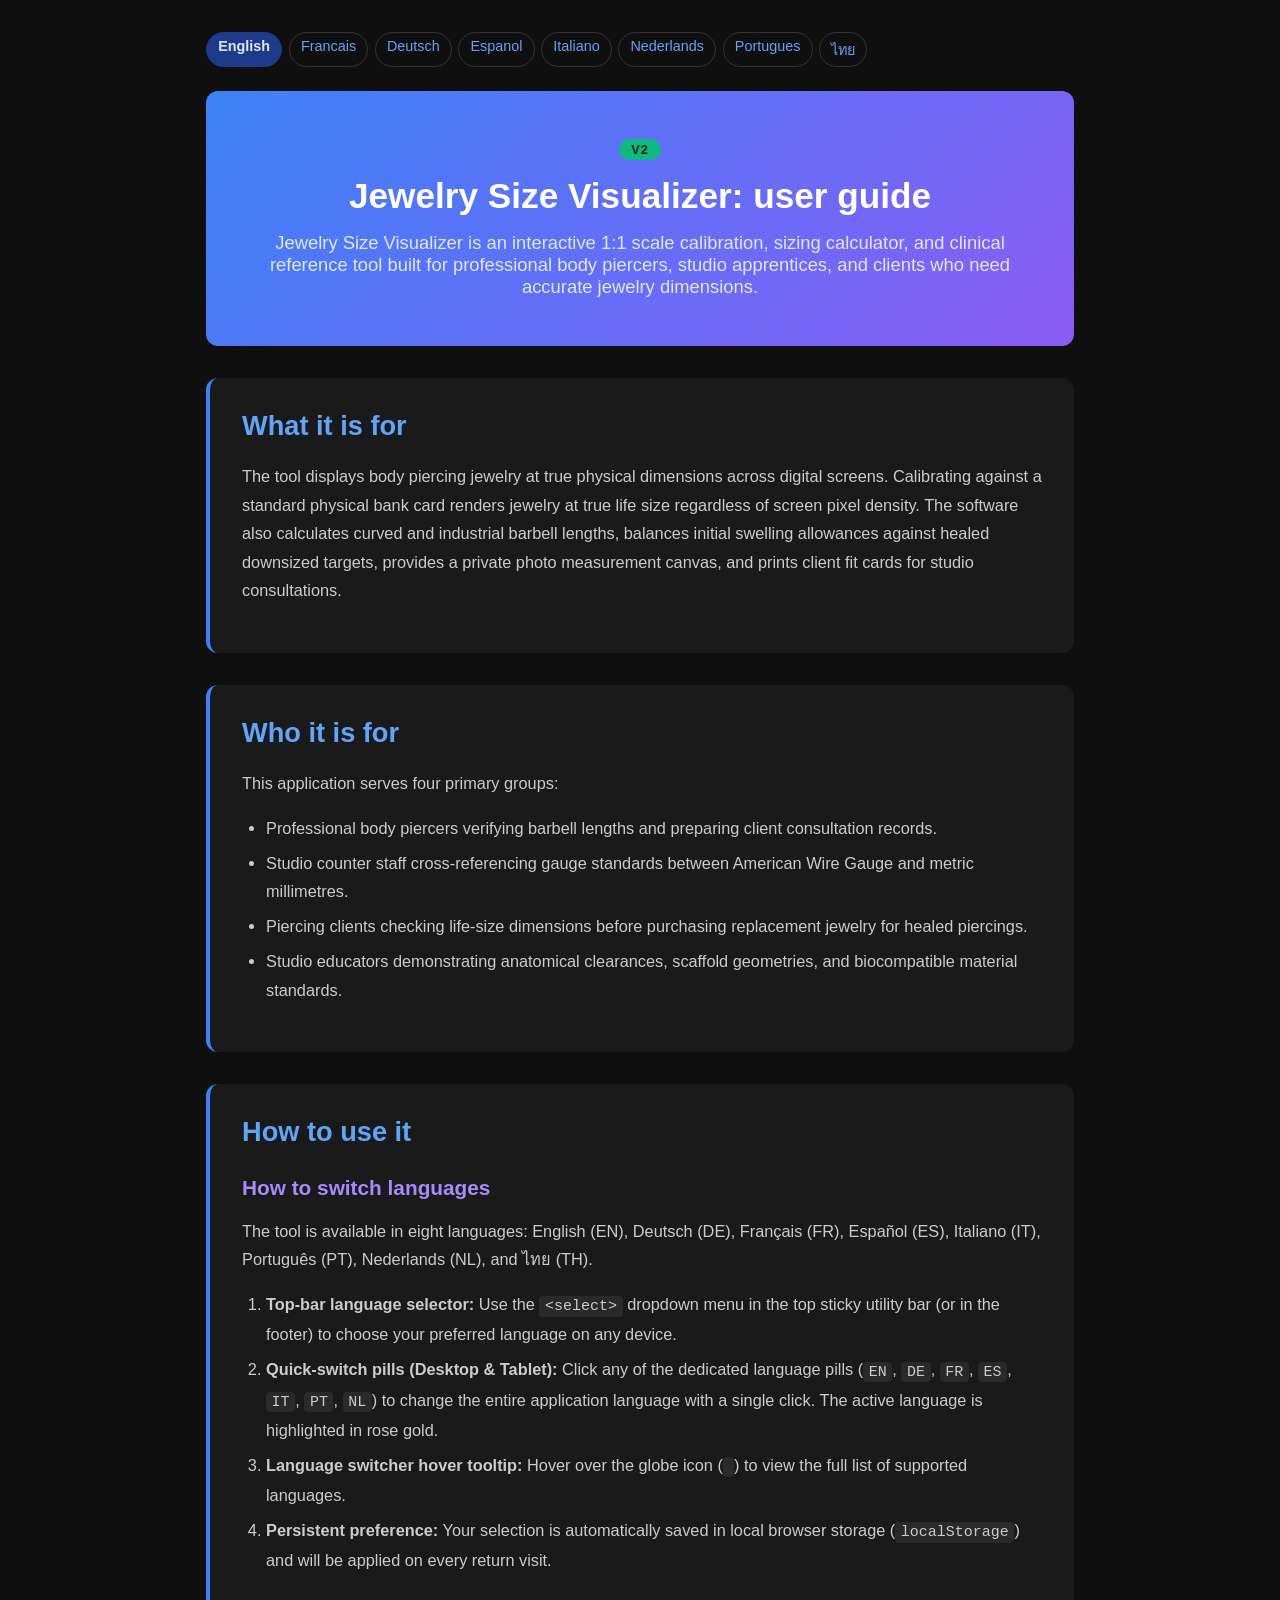
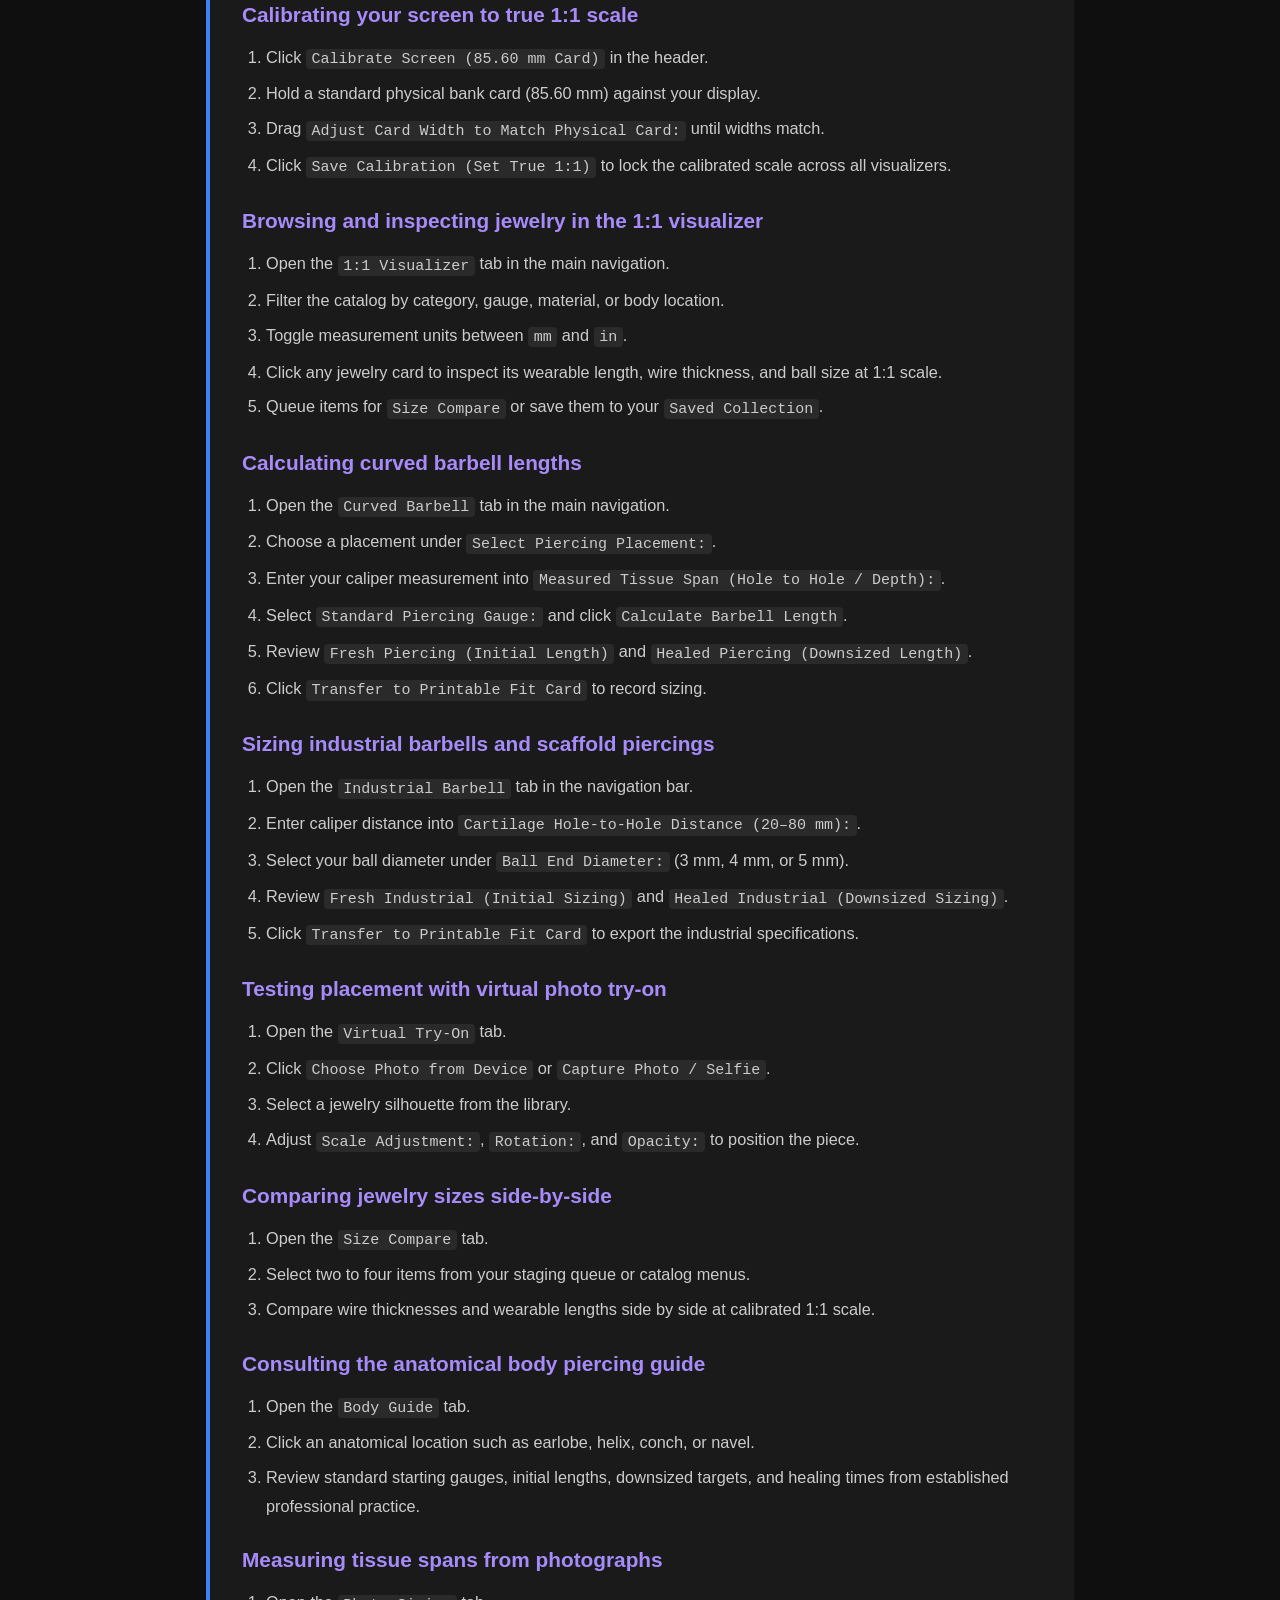
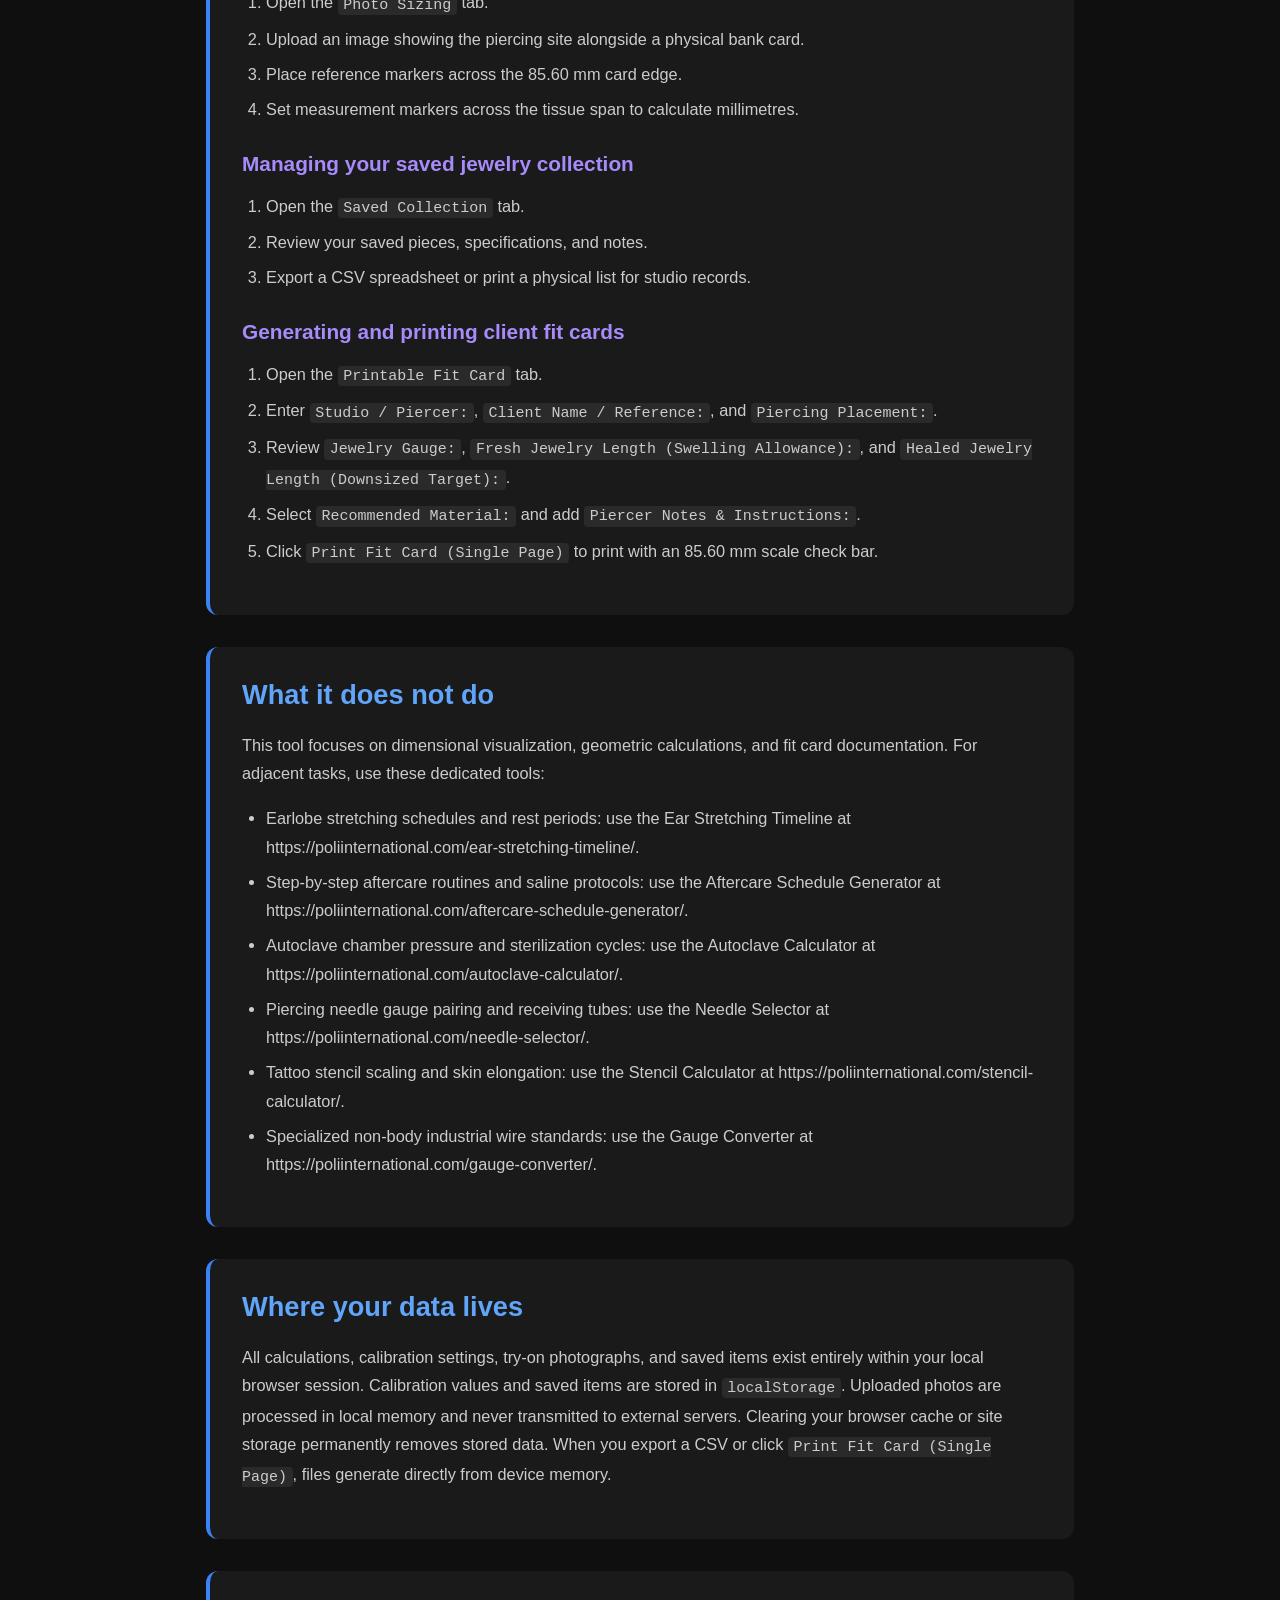
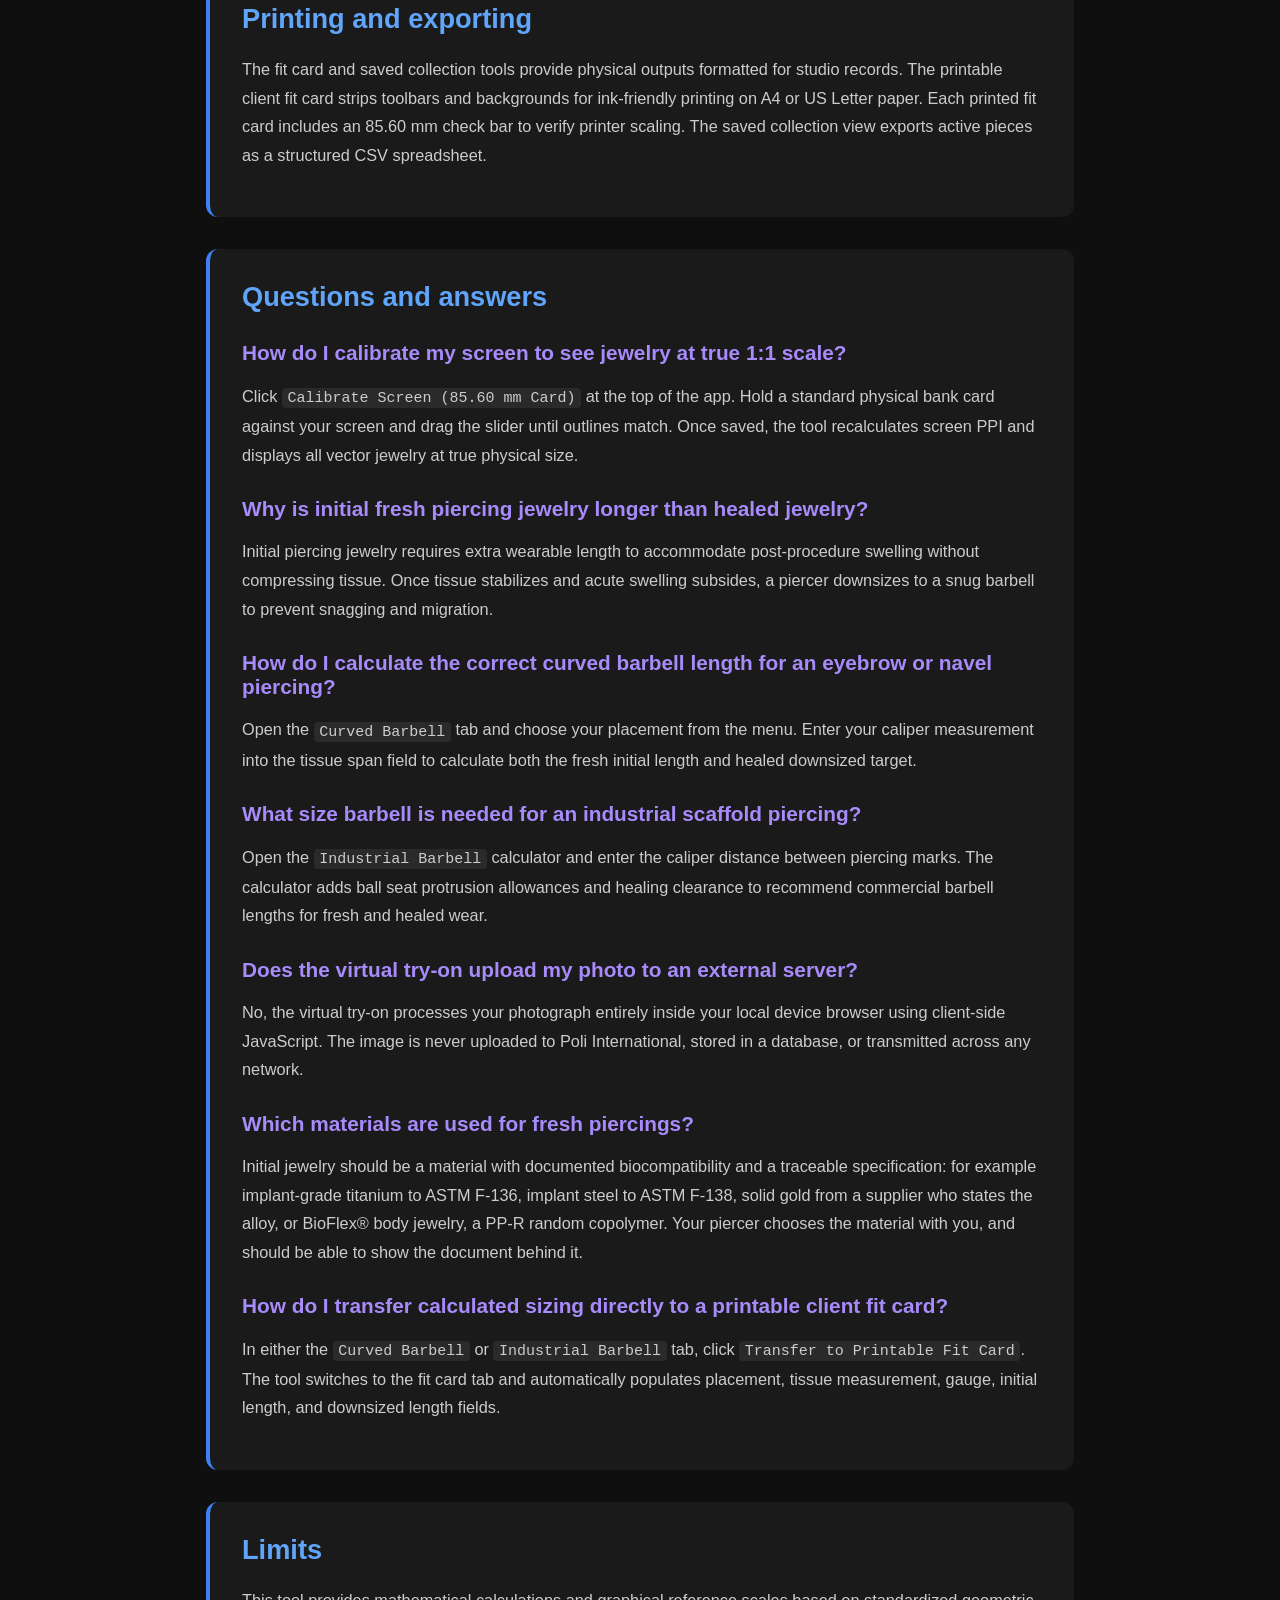
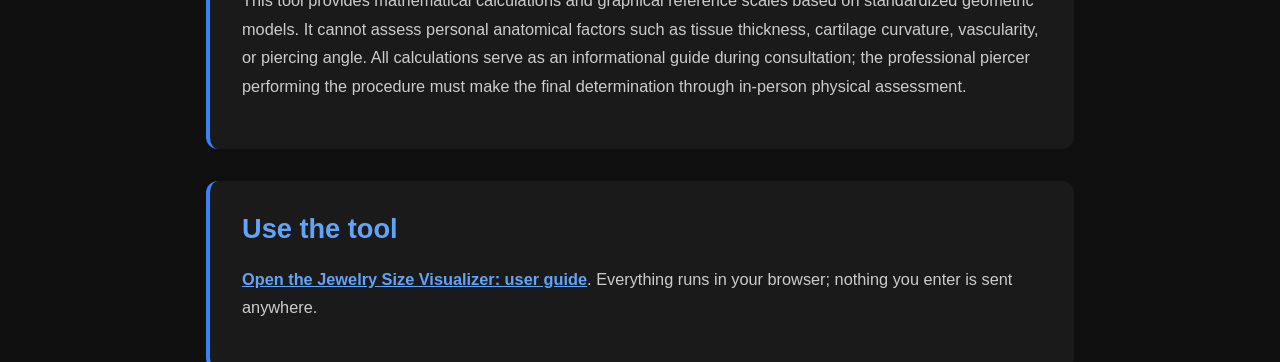
<file: documentation.html>
<!DOCTYPE html>
<html lang="en">
<head><meta name="robots" content="noindex,nofollow">
    <meta charset="UTF-8">
    <meta name="viewport" content="width=device-width, initial-scale=1.0">
    <title>Jewelry Size Visualizer: user guide Documentation | Poli International</title>
    <meta name="description" content="Jewelry Size Visualizer is an interactive 1:1 scale calibration, sizing calculator, and clinical reference tool built for professional body piercers, studio apprentices, and clients who need accurate jewelry dimensions.">
    <link rel="canonical" href="https://poliinternational.com/jewelry-size-visualizer/">
    <style>
        body { background: #0f0f0f; color: #fff; font-family: -apple-system, BlinkMacSystemFont, "Segoe UI", Roboto, sans-serif; margin: 0; padding: 0; }
        body.in-iframe .doc-hero h1 { display: none; }
        * { box-sizing: border-box; }
        .entry-content { max-width: 900px; margin: 0 auto; padding: 2rem 1rem; }
        .doc-hero { background: linear-gradient(135deg, #3B82F6, #8B5CF6); padding: 3rem 2rem; text-align: center; border-radius: 0.75rem; margin-bottom: 2rem; }
        .doc-hero h1 { font-size: 2.2rem; margin: 0 0 1rem; font-weight: 700; }
        .doc-hero p { font-size: 1.15rem; color: #E0E7FF; margin: 0; }
        .doc-hero .v2 { display: inline-block; margin-bottom: 1rem; padding: 0.2rem 0.75rem; border-radius: 999px; background: #10B981; color: #04241a; font-weight: 800; font-size: 0.8rem; letter-spacing: 0.08em; }
        .doc-section { margin: 2rem 0; padding: 2rem; background: #1a1a1a; border-radius: 0.75rem; border-left: 4px solid #3B82F6; }
        .doc-section h2 { color: #60A5FA; font-size: 1.7rem; margin: 0 0 1.25rem; font-weight: 600; }
        .doc-section h3 { color: #A78BFA; font-size: 1.3rem; margin: 1.75rem 0 0.75rem; font-weight: 600; }
        .doc-section p, .doc-section li { color: #ccc; line-height: 1.75; font-size: 1.02rem; }
        .doc-section ul, .doc-section ol { padding-left: 1.5rem; }
        .doc-section li { margin: 0.4rem 0; }
        .doc-section code { background: #2a2a2a; padding: 0.1rem 0.35rem; border-radius: 0.25rem; font-size: 0.92em; }
        .doc-section a { color: #60A5FA; font-weight: 600; }
        .highlight-box { background: linear-gradient(135deg, #1E3A8A, #4C1D95); padding: 1.25rem 1.5rem; border-radius: 0.5rem; margin: 1.5rem 0; border-left: 4px solid #10B981; }
        .highlight-box p { color: #E0E7FF; margin: 0; }
        table { width: 100%; border-collapse: collapse; margin: 1.5rem 0; }
        th, td { padding: 0.75rem; text-align: left; border: 1px solid #333; vertical-align: top; }
        th { background: #2a2a2a; color: #60A5FA; }
        td { color: #ccc; }
        .doc-langs { display: flex; flex-wrap: wrap; gap: 0.4rem; margin: 0 0 1.5rem; font-size: 0.9rem; }
        .doc-langs a, .doc-langs span { padding: 0.3rem 0.7rem; border-radius: 999px; border: 1px solid #333; text-decoration: none; }
        .doc-langs a { color: #60A5FA; }
        .doc-langs span { background: #1E3A8A; color: #E0E7FF; border-color: #1E3A8A; font-weight: 700; }
    </style>
</head>
<body>
<script>if (window.self !== window.top) document.body.classList.add('in-iframe');</script>
    <div class="entry-content">
        <nav class="doc-langs" aria-label="Documentation language"><span lang="en">English</span><a lang="fr" href="documentation-fr.html">Francais</a><a lang="de" href="documentation-de.html">Deutsch</a><a lang="es" href="documentation-es.html">Espanol</a><a lang="it" href="documentation-it.html">Italiano</a><a lang="nl" href="documentation-nl.html">Nederlands</a><a lang="pt" href="documentation-pt.html">Portugues</a><a lang="th" href="documentation-th.html">ไทย</a></nav>
        <div class="doc-hero">
            <span class="v2">V2</span>
            <h1>Jewelry Size Visualizer: user guide</h1>
            <p>Jewelry Size Visualizer is an interactive 1:1 scale calibration, sizing calculator, and clinical reference tool built for professional body piercers, studio apprentices, and clients who need accurate jewelry dimensions.</p>
        </div>
        <div class="doc-section">
        <h2>What it is for</h2>
        <p>The tool displays body piercing jewelry at true physical dimensions across digital screens. Calibrating against a standard physical bank card renders jewelry at true life size regardless of screen pixel density. The software also calculates curved and industrial barbell lengths, balances initial swelling allowances against healed downsized targets, provides a private photo measurement canvas, and prints client fit cards for studio consultations.</p>
        </div>
        <div class="doc-section">
        <h2>Who it is for</h2>
        <p>This application serves four primary groups:</p>
        <ul>
        <li>Professional body piercers verifying barbell lengths and preparing client consultation records.</li>
        <li>Studio counter staff cross-referencing gauge standards between American Wire Gauge and metric millimetres.</li>
        <li>Piercing clients checking life-size dimensions before purchasing replacement jewelry for healed piercings.</li>
        <li>Studio educators demonstrating anatomical clearances, scaffold geometries, and biocompatible material standards.</li>
        </ul>
        </div>
        <div class="doc-section">
        <h2>How to use it</h2>
        <h3>How to switch languages</h3>
        <p>The tool is available in eight languages: English (EN), Deutsch (DE), Français (FR), Español (ES), Italiano (IT), Português (PT), Nederlands (NL), and ไทย (TH).</p>
        <ol>
        <li><strong>Top-bar language selector:</strong> Use the <code>&lt;select&gt;</code> dropdown menu in the top sticky utility bar (or in the footer) to choose your preferred language on any device.</li>
        <li><strong>Quick-switch pills (Desktop &amp; Tablet):</strong> Click any of the dedicated language pills (<code>EN</code>, <code>DE</code>, <code>FR</code>, <code>ES</code>, <code>IT</code>, <code>PT</code>, <code>NL</code>) to change the entire application language with a single click. The active language is highlighted in rose gold.</li>
        <li><strong>Language switcher hover tooltip:</strong> Hover over the globe icon (<code></code>) to view the full list of supported languages.</li>
        <li><strong>Persistent preference:</strong> Your selection is automatically saved in local browser storage (<code>localStorage</code>) and will be applied on every return visit.</li>
        </ol>
        <h3>Calibrating your screen to true 1:1 scale</h3>
        <ol>
        <li>Click <code>Calibrate Screen (85.60 mm Card)</code> in the header.</li>
        <li>Hold a standard physical bank card (85.60 mm) against your display.</li>
        <li>Drag <code>Adjust Card Width to Match Physical Card:</code> until widths match.</li>
        <li>Click <code>Save Calibration (Set True 1:1)</code> to lock the calibrated scale across all visualizers.</li>
        </ol>
        <h3>Browsing and inspecting jewelry in the 1:1 visualizer</h3>
        <ol>
        <li>Open the <code>1:1 Visualizer</code> tab in the main navigation.</li>
        <li>Filter the catalog by category, gauge, material, or body location.</li>
        <li>Toggle measurement units between <code>mm</code> and <code>in</code>.</li>
        <li>Click any jewelry card to inspect its wearable length, wire thickness, and ball size at 1:1 scale.</li>
        <li>Queue items for <code>Size Compare</code> or save them to your <code>Saved Collection</code>.</li>
        </ol>
        <h3>Calculating curved barbell lengths</h3>
        <ol>
        <li>Open the <code>Curved Barbell</code> tab in the main navigation.</li>
        <li>Choose a placement under <code>Select Piercing Placement:</code>.</li>
        <li>Enter your caliper measurement into <code>Measured Tissue Span (Hole to Hole / Depth):</code>.</li>
        <li>Select <code>Standard Piercing Gauge:</code> and click <code>Calculate Barbell Length</code>.</li>
        <li>Review <code>Fresh Piercing (Initial Length)</code> and <code>Healed Piercing (Downsized Length)</code>.</li>
        <li>Click <code>Transfer to Printable Fit Card</code> to record sizing.</li>
        </ol>
        <h3>Sizing industrial barbells and scaffold piercings</h3>
        <ol>
        <li>Open the <code>Industrial Barbell</code> tab in the navigation bar.</li>
        <li>Enter caliper distance into <code>Cartilage Hole-to-Hole Distance (20–80 mm):</code>.</li>
        <li>Select your ball diameter under <code>Ball End Diameter:</code> (3 mm, 4 mm, or 5 mm).</li>
        <li>Review <code>Fresh Industrial (Initial Sizing)</code> and <code>Healed Industrial (Downsized Sizing)</code>.</li>
        <li>Click <code>Transfer to Printable Fit Card</code> to export the industrial specifications.</li>
        </ol>
        <h3>Testing placement with virtual photo try-on</h3>
        <ol>
        <li>Open the <code>Virtual Try-On</code> tab.</li>
        <li>Click <code>Choose Photo from Device</code> or <code>Capture Photo / Selfie</code>.</li>
        <li>Select a jewelry silhouette from the library.</li>
        <li>Adjust <code>Scale Adjustment:</code>, <code>Rotation:</code>, and <code>Opacity:</code> to position the piece.</li>
        </ol>
        <h3>Comparing jewelry sizes side-by-side</h3>
        <ol>
        <li>Open the <code>Size Compare</code> tab.</li>
        <li>Select two to four items from your staging queue or catalog menus.</li>
        <li>Compare wire thicknesses and wearable lengths side by side at calibrated 1:1 scale.</li>
        </ol>
        <h3>Consulting the anatomical body piercing guide</h3>
        <ol>
        <li>Open the <code>Body Guide</code> tab.</li>
        <li>Click an anatomical location such as earlobe, helix, conch, or navel.</li>
        <li>Review standard starting gauges, initial lengths, downsized targets, and healing times from established professional practice.</li>
        </ol>
        <h3>Measuring tissue spans from photographs</h3>
        <ol>
        <li>Open the <code>Photo Sizing</code> tab.</li>
        <li>Upload an image showing the piercing site alongside a physical bank card.</li>
        <li>Place reference markers across the 85.60 mm card edge.</li>
        <li>Set measurement markers across the tissue span to calculate millimetres.</li>
        </ol>
        <h3>Managing your saved jewelry collection</h3>
        <ol>
        <li>Open the <code>Saved Collection</code> tab.</li>
        <li>Review your saved pieces, specifications, and notes.</li>
        <li>Export a CSV spreadsheet or print a physical list for studio records.</li>
        </ol>
        <h3>Generating and printing client fit cards</h3>
        <ol>
        <li>Open the <code>Printable Fit Card</code> tab.</li>
        <li>Enter <code>Studio / Piercer:</code>, <code>Client Name / Reference:</code>, and <code>Piercing Placement:</code>.</li>
        <li>Review <code>Jewelry Gauge:</code>, <code>Fresh Jewelry Length (Swelling Allowance):</code>, and <code>Healed Jewelry Length (Downsized Target):</code>.</li>
        <li>Select <code>Recommended Material:</code> and add <code>Piercer Notes &amp; Instructions:</code>.</li>
        <li>Click <code>Print Fit Card (Single Page)</code> to print with an 85.60 mm scale check bar.</li>
        </ol>
        </div>
        <div class="doc-section">
        <h2>What it does not do</h2>
        <p>This tool focuses on dimensional visualization, geometric calculations, and fit card documentation. For adjacent tasks, use these dedicated tools:</p>
        <ul>
        <li>Earlobe stretching schedules and rest periods: use the Ear Stretching Timeline at https://poliinternational.com/ear-stretching-timeline/.</li>
        <li>Step-by-step aftercare routines and saline protocols: use the Aftercare Schedule Generator at https://poliinternational.com/aftercare-schedule-generator/.</li>
        <li>Autoclave chamber pressure and sterilization cycles: use the Autoclave Calculator at https://poliinternational.com/autoclave-calculator/.</li>
        <li>Piercing needle gauge pairing and receiving tubes: use the Needle Selector at https://poliinternational.com/needle-selector/.</li>
        <li>Tattoo stencil scaling and skin elongation: use the Stencil Calculator at https://poliinternational.com/stencil-calculator/.</li>
        <li>Specialized non-body industrial wire standards: use the Gauge Converter at https://poliinternational.com/gauge-converter/.</li>
        </ul>
        </div>
        <div class="doc-section">
        <h2>Where your data lives</h2>
        <p>All calculations, calibration settings, try-on photographs, and saved items exist entirely within your local browser session. Calibration values and saved items are stored in <code>localStorage</code>. Uploaded photos are processed in local memory and never transmitted to external servers. Clearing your browser cache or site storage permanently removes stored data. When you export a CSV or click <code>Print Fit Card (Single Page)</code>, files generate directly from device memory.</p>
        </div>
        <div class="doc-section">
        <h2>Printing and exporting</h2>
        <p>The fit card and saved collection tools provide physical outputs formatted for studio records. The printable client fit card strips toolbars and backgrounds for ink-friendly printing on A4 or US Letter paper. Each printed fit card includes an 85.60 mm check bar to verify printer scaling. The saved collection view exports active pieces as a structured CSV spreadsheet.</p>
        </div>
        <div class="doc-section">
        <h2>Questions and answers</h2>
        <h3>How do I calibrate my screen to see jewelry at true 1:1 scale?</h3>
        <p>Click <code>Calibrate Screen (85.60 mm Card)</code> at the top of the app. Hold a standard physical bank card against your screen and drag the slider until outlines match. Once saved, the tool recalculates screen PPI and displays all vector jewelry at true physical size.</p>
        <h3>Why is initial fresh piercing jewelry longer than healed jewelry?</h3>
        <p>Initial piercing jewelry requires extra wearable length to accommodate post-procedure swelling without compressing tissue. Once tissue stabilizes and acute swelling subsides, a piercer downsizes to a snug barbell to prevent snagging and migration.</p>
        <h3>How do I calculate the correct curved barbell length for an eyebrow or navel piercing?</h3>
        <p>Open the <code>Curved Barbell</code> tab and choose your placement from the menu. Enter your caliper measurement into the tissue span field to calculate both the fresh initial length and healed downsized target.</p>
        <h3>What size barbell is needed for an industrial scaffold piercing?</h3>
        <p>Open the <code>Industrial Barbell</code> calculator and enter the caliper distance between piercing marks. The calculator adds ball seat protrusion allowances and healing clearance to recommend commercial barbell lengths for fresh and healed wear.</p>
        <h3>Does the virtual try-on upload my photo to an external server?</h3>
        <p>No, the virtual try-on processes your photograph entirely inside your local device browser using client-side JavaScript. The image is never uploaded to Poli International, stored in a database, or transmitted across any network.</p>
        <h3>Which materials are used for fresh piercings?</h3>
        <p>Initial jewelry should be a material with documented biocompatibility and a traceable specification: for example implant-grade titanium to ASTM F-136, implant steel to ASTM F-138, solid gold from a supplier who states the alloy, or BioFlex® body jewelry, a PP-R random copolymer. Your piercer chooses the material with you, and should be able to show the document behind it.</p>
        <h3>How do I transfer calculated sizing directly to a printable client fit card?</h3>
        <p>In either the <code>Curved Barbell</code> or <code>Industrial Barbell</code> tab, click <code>Transfer to Printable Fit Card</code>. The tool switches to the fit card tab and automatically populates placement, tissue measurement, gauge, initial length, and downsized length fields.</p>
        </div>
        <div class="doc-section">
        <h2>Limits</h2>
        <p>This tool provides mathematical calculations and graphical reference scales based on standardized geometric models. It cannot assess personal anatomical factors such as tissue thickness, cartilage curvature, vascularity, or piercing angle. All calculations serve as an informational guide during consultation; the professional piercer performing the procedure must make the final determination through in-person physical assessment.</p>
        </div>
        <div class="doc-section">
            <h2>Use the tool</h2>
            <p><a href="https://poliinternational.com/jewelry-size-visualizer/" target="_top">Open the Jewelry Size Visualizer: user guide</a>. Everything runs in your browser; nothing you enter is sent anywhere.</p>
        </div>
    </div>
</body>
</html>
</file>
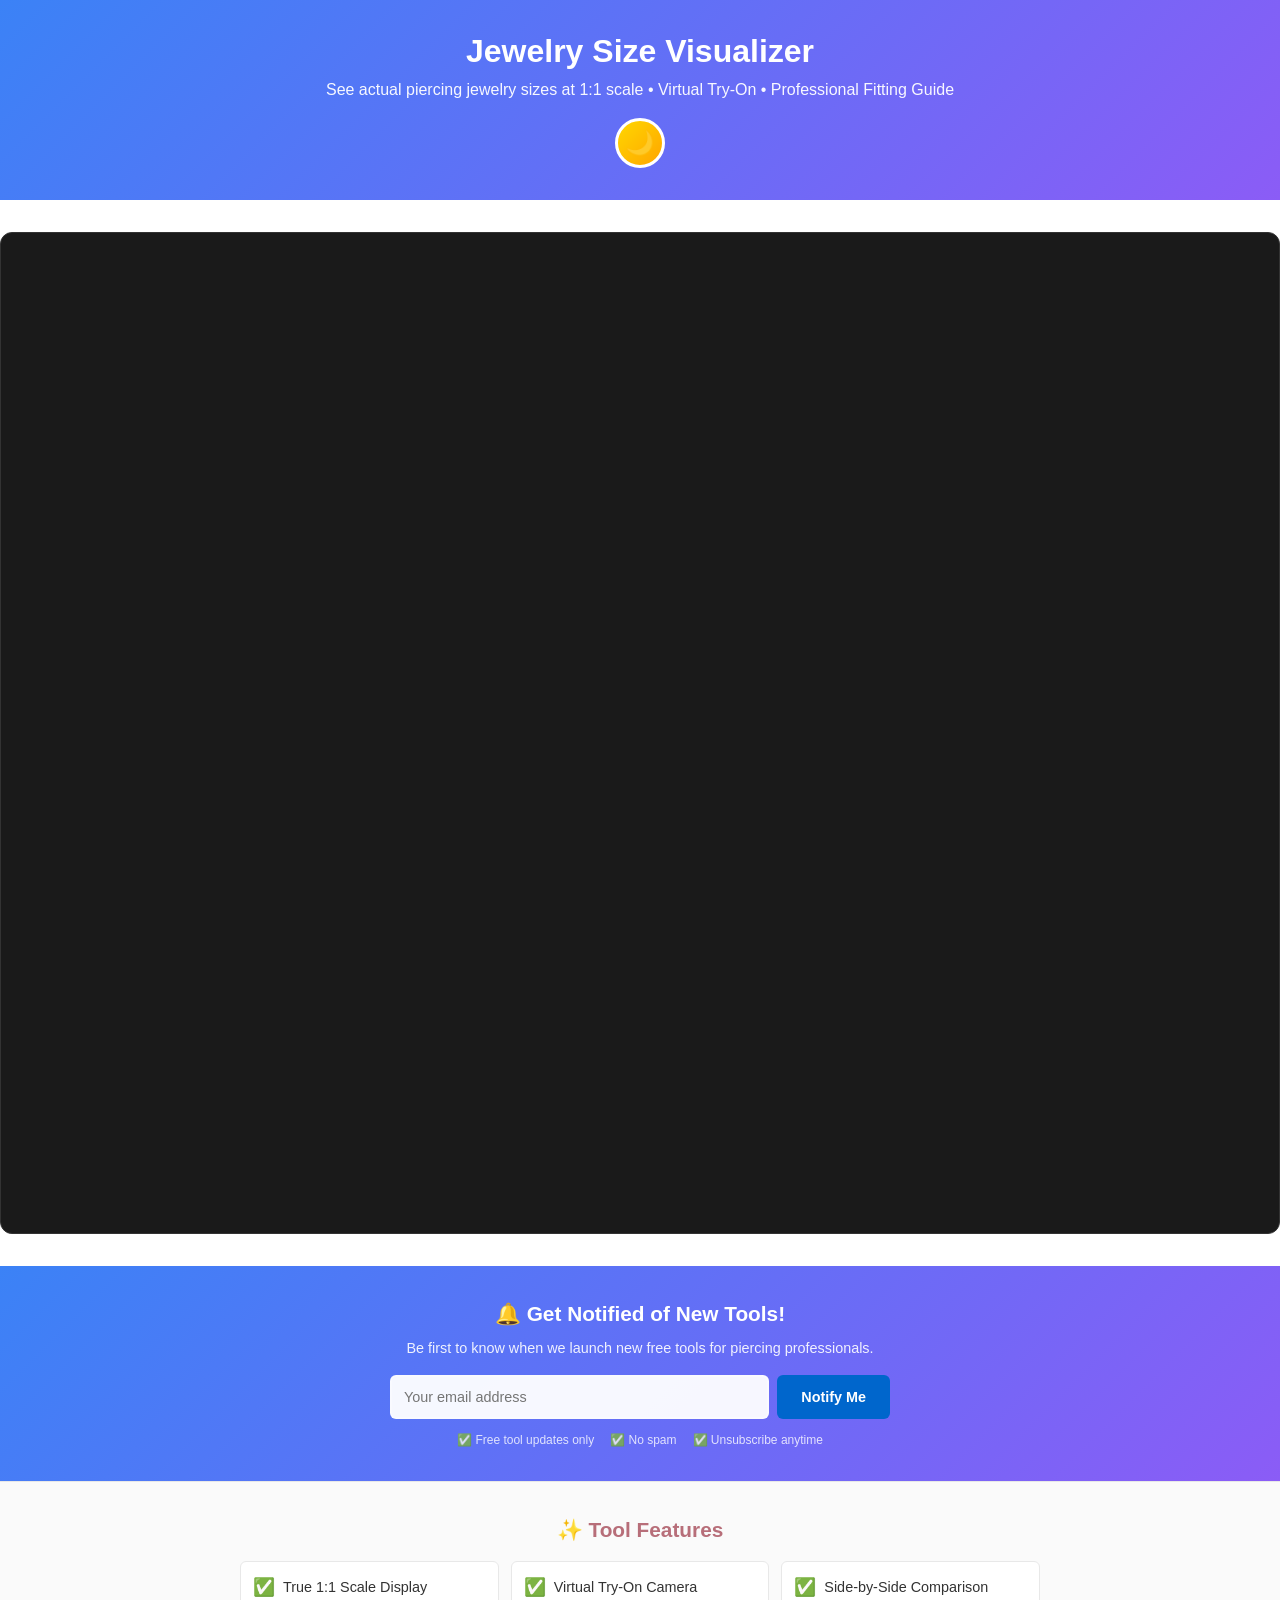
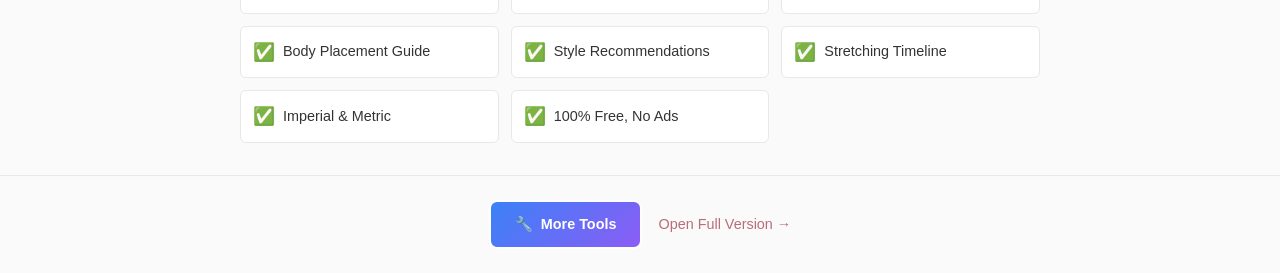
<file: embed_FIXED.html>
<!DOCTYPE html>
<html lang="en">
<head>
<meta charset="UTF-8">
<meta name="viewport" content="width=device-width, initial-scale=1.0">
<title>Jewelry Size Visualizer | Poli International</title>
<style>
:root{--color-primary:#B76E79;--color-primary-dark:#9A5A66;--color-primary-light:#C98794;--color-text-primary:#333;--color-text-secondary:#666;--color-text-light:#999;--color-text-white:#FFF;--color-background:#F5F5F5;--color-background-white:#FFF;--color-background-light:#FAFAFA;--color-border:#DDD;--color-border-light:#E8E8E8;--color-border-focus:#B76E79;--color-error:#DC3545;--color-error-bg:#F8D7DA;--font-family-base:-apple-system,BlinkMacSystemFont,"Segoe UI",Roboto,"Helvetica Neue",Arial,sans-serif;--font-size-base:16px;--font-size-small:14px;--font-size-large:18px;--font-size-h1:28px;--font-size-h2:20px;--spacing-xs:0.5rem;--spacing-sm:1rem;--spacing-md:1.5rem;--spacing-lg:2rem;--border-radius:8px;--border-radius-small:4px;--transition-speed:0.3s;--transition-ease:ease;--shadow-small:0 2px 4px rgba(0,0,0,0.1);--shadow-focus:0 0 0 3px rgba(183,110,121,0.25)}*{box-sizing:border-box;margin:0;padding:0}body{font-family:var(--font-family-base);font-size:var(--font-size-base);line-height:1.5;color:var(--color-text-primary);background-color:var(--color-background-white);-webkit-font-smoothing:antialiased;transition:background-color 0.3s ease,color 0.3s ease}
.visualizer-container{max-width:1400px;margin:0 auto;padding:0}
.visualizer-header{background:linear-gradient(135deg,#3B82F6 0%,#8B5CF6 100%)!important;padding:2rem 1rem;text-align:center;border-bottom:none;margin-bottom:0;position:relative}
.visualizer-header-content{max-width:800px;margin:0 auto}
.visualizer-title{font-size:2rem;font-weight:700;color:#FFF!important;line-height:1.2;margin-bottom:0.5rem}
.visualizer-subtitle{font-size:1rem;color:rgba(255,255,255,0.95)!important;font-weight:400}
.visualizer-header-buttons{display:flex;justify-content:center;align-items:center;gap:1rem;margin-top:1rem;flex-wrap:wrap}


.visualizer-dark-mode-toggle{width:50px;height:50px;background:linear-gradient(135deg,#FFD700,#FFA500);border:3px solid #FFF;border-radius:50%;cursor:pointer;font-size:24px;display:flex;align-items:center;justify-content:center;transition:transform 0.3s ease}
.visualizer-dark-mode-toggle:hover{transform:translateY(-2px)}
.visualizer-main{padding:var(--spacing-md)}
.tool-frame{background:#1a1a1a!important;border-radius:0.75rem!important;border:1px solid #333!important;overflow:hidden!important;margin:2rem auto!important;max-width:1400px}
.tool-frame iframe{display:block!important;width:100%!important;min-height:1000px!important;border:none!important}
.embed-email-section{background:linear-gradient(135deg,#3B82F6 0%,#8B5CF6 100%);padding:2rem 1rem;margin:0;border-radius:0}
.embed-email-box{max-width:500px;margin:0 auto;text-align:center}
.embed-email-title{font-size:1.3rem;font-weight:700;color:#FFF;margin-bottom:0.5rem}
.embed-email-subtitle{font-size:0.9rem;color:rgba(255,255,255,0.9);margin-bottom:1rem}
.embed-email-input-group{display:flex;gap:0.5rem;margin-bottom:0.75rem}
.embed-email-input{flex:1;padding:0.75rem;border:2px solid rgba(255,255,255,0.3);border-radius:6px;background:rgba(255,255,255,0.95);color:#1A1A1A;font-size:0.9rem}
.embed-email-input:focus{outline:none;border-color:#FFF;background:#FFF}
.embed-email-submit{padding:0.75rem 1.5rem;background:#0066CC;color:#FFF;border:none;border-radius:6px;font-weight:600;cursor:pointer;transition:all 0.3s ease;font-size:0.9rem}
.embed-email-submit:hover{background:#004C99;transform:translateY(-2px)}
.embed-email-success,.embed-email-error{padding:0.5rem;border-radius:6px;font-size:0.85rem;margin-top:0.5rem}
.embed-email-success{background:rgba(40,167,69,0.2);color:#FFF;border:1px solid rgba(40,167,69,0.5)}
.embed-email-error{background:rgba(220,53,69,0.2);color:#FFF;border:1px solid rgba(220,53,69,0.5)}
.embed-email-trust{display:flex;justify-content:center;gap:1rem;font-size:0.75rem;color:rgba(255,255,255,0.8);flex-wrap:wrap}
.embed-features-section{background:var(--color-background-light);padding:2rem 1rem;margin:0;border-radius:0;border:none;border-top:1px solid var(--color-border-light)}
.embed-features-title{font-size:1.3rem;font-weight:700;color:var(--color-primary);margin-bottom:1rem;text-align:center}
.embed-features-grid{display:grid;grid-template-columns:repeat(auto-fit,minmax(200px,1fr));gap:0.75rem;max-width:800px;margin:0 auto}
.embed-feature-item{display:flex;align-items:center;gap:0.5rem;padding:0.75rem;background:var(--color-background-white);border-radius:6px;font-size:0.9rem;border:1px solid var(--color-border-light)}
.embed-feature-check{color:#28A745;font-size:1.1rem;font-weight:700}
.embed-feature-text{color:var(--color-text-primary)}
.embed-footer{background:var(--color-background-light);padding:1.5rem 1rem;text-align:center;border-top:1px solid var(--color-border-light)}
.embed-footer-content{display:flex;flex-direction:column;align-items:center;gap:1rem;max-width:500px;margin:0 auto}
.embed-footer-btn{display:inline-flex;align-items:center;gap:0.5rem;padding:0.75rem 1.5rem;border-radius:8px;text-decoration:none;font-weight:700;transition:transform 0.3s ease;font-size:0.9rem}
.embed-footer-btn--tools{background:linear-gradient(135deg,#3B82F6,#8B5CF6);color:#FFF;border:2px solid #FFF}
.embed-footer-btn--support{background:linear-gradient(135deg,#FFD700,#FFA500);color:#000;border:2px solid #FFF}
.embed-footer-btn:hover{transform:translateY(-2px)}
.embed-footer-link{color:var(--color-primary);text-decoration:none;font-size:0.9rem;font-weight:500}
.embed-footer-link:hover{text-decoration:underline}
body.dark-mode{background:#0f0f0f;color:#fff}
body.dark-mode .tool-frame,body.dark-mode .embed-features-section,body.dark-mode .embed-footer{background:#1a1a1a;border-color:#333}
body.dark-mode .embed-features-title{color:#0693e3}
body.dark-mode .embed-feature-item{background:#222;color:#fff;border-color:#333}
body.dark-mode .embed-footer-link{color:#0693e3}
@media (min-width:768px){.embed-footer-content{flex-direction:row;justify-content:center}}
@media (max-width:600px){.embed-email-input-group{flex-direction:column}.embed-features-grid{grid-template-columns:1fr}.visualizer-header-buttons{flex-direction:column}}
@media (prefers-reduced-motion:reduce){*,*::before,*::after{animation-duration:0.01ms!important;animation-iteration-count:1!important;transition-duration:0.01ms!important}}
</style>
</head>
<body>
<div class="visualizer-container">
<header class="visualizer-header">
<div class="visualizer-header-content">
<h1 class="visualizer-title">Jewelry Size Visualizer</h1>
<p class="visualizer-subtitle">See actual piercing jewelry sizes at 1:1 scale • Virtual Try-On • Professional Fitting Guide</p>
<div class="visualizer-header-buttons">

<button id="dark-mode-toggle" class="visualizer-dark-mode-toggle" aria-label="Toggle dark mode">
<span class="dark-mode-icon">🌙</span>
</button>
</div>
</div>
</header>

<div class="tool-frame">
<iframe src="https://poliinternational.com/wp-content/standalone-tools/jewelry-size-visualizer/index.html" width="100%" height="1000" frameborder="0" loading="lazy"></iframe>
</div>

<!-- EMAIL NOTIFICATION SECTION -->
<section class="embed-email-section">
<div class="embed-email-box">
<h2 class="embed-email-title">🔔 Get Notified of New Tools!</h2>
<p class="embed-email-subtitle">Be first to know when we launch new free tools for piercing professionals.</p>
<form id="embed-email-form" class="embed-email-form">
<div class="embed-email-input-group">
<input type="email" id="embed-email-input" class="embed-email-input" placeholder="Your email address" required aria-label="Email address">
<button type="submit" class="embed-email-submit">Notify Me</button>
</div>
<p class="embed-email-success" id="embed-email-success" style="display:none">✅ Thanks! We'll notify you when new tools launch!</p>
<p class="embed-email-error" id="embed-email-error" style="display:none">❌ Please enter a valid email address.</p>
<div class="embed-email-trust">
<span>✅ Free tool updates only</span>
<span>✅ No spam</span>
<span>✅ Unsubscribe anytime</span>
</div>
</form>
</div>
</section>

<!-- FEATURES SECTION -->
<section class="embed-features-section">
<h2 class="embed-features-title">✨ Tool Features</h2>
<div class="embed-features-grid">
<div class="embed-feature-item">
<span class="embed-feature-check">✅</span>
<span class="embed-feature-text">True 1:1 Scale Display</span>
</div>
<div class="embed-feature-item">
<span class="embed-feature-check">✅</span>
<span class="embed-feature-text">Virtual Try-On Camera</span>
</div>
<div class="embed-feature-item">
<span class="embed-feature-check">✅</span>
<span class="embed-feature-text">Side-by-Side Comparison</span>
</div>
<div class="embed-feature-item">
<span class="embed-feature-check">✅</span>
<span class="embed-feature-text">Body Placement Guide</span>
</div>
<div class="embed-feature-item">
<span class="embed-feature-check">✅</span>
<span class="embed-feature-text">Style Recommendations</span>
</div>
<div class="embed-feature-item">
<span class="embed-feature-check">✅</span>
<span class="embed-feature-text">Stretching Timeline</span>
</div>
<div class="embed-feature-item">
<span class="embed-feature-check">✅</span>
<span class="embed-feature-text">Imperial & Metric</span>
</div>
<div class="embed-feature-item">
<span class="embed-feature-check">✅</span>
<span class="embed-feature-text">100% Free, No Ads</span>
</div>
</div>
</section>

<footer class="embed-footer">
<div class="embed-footer-content">
<a href="https://poliinternational.com/tools" target="_blank" class="embed-footer-btn embed-footer-btn--tools">
<span class="btn-icon">🔧</span>
<span class="btn-text">More Tools</span>
</a>

<a href="https://poliinternational.com/jewelry-size-visualizer/" target="_blank" class="embed-footer-link">
Open Full Version →
</a>
</div>
</footer>
</div>
<script>
'use strict';

// DARK MODE TOGGLE
(function(){
  const toggle = document.getElementById('dark-mode-toggle');
  const icon = toggle.querySelector('.dark-mode-icon');

  // Check localStorage for saved theme
  const savedTheme = localStorage.getItem('embed-theme') || 'light';
  if (savedTheme === 'dark') {
    document.body.classList.add('dark-mode');
    icon.textContent = '☀️';
  }

  // Toggle on click
  toggle.addEventListener('click', function() {
    document.body.classList.toggle('dark-mode');
    const isDark = document.body.classList.contains('dark-mode');
    icon.textContent = isDark ? '☀️' : '🌙';
    localStorage.setItem('embed-theme', isDark ? 'dark' : 'light');
  });
})();

// EMAIL FORM
document.getElementById('embed-email-form').addEventListener('submit', function(e) {
  e.preventDefault();
  const input = document.getElementById('embed-email-input');
  const success = document.getElementById('embed-email-success');
  const error = document.getElementById('embed-email-error');

  if (input.value && input.value.includes('@')) {
    success.style.display = 'block';
    error.style.display = 'none';
    input.value = '';
    setTimeout(() => { success.style.display = 'none'; }, 5000);
  } else {
    error.style.display = 'block';
    success.style.display = 'none';
  }
});
</script>
</body>
</html>
</file>
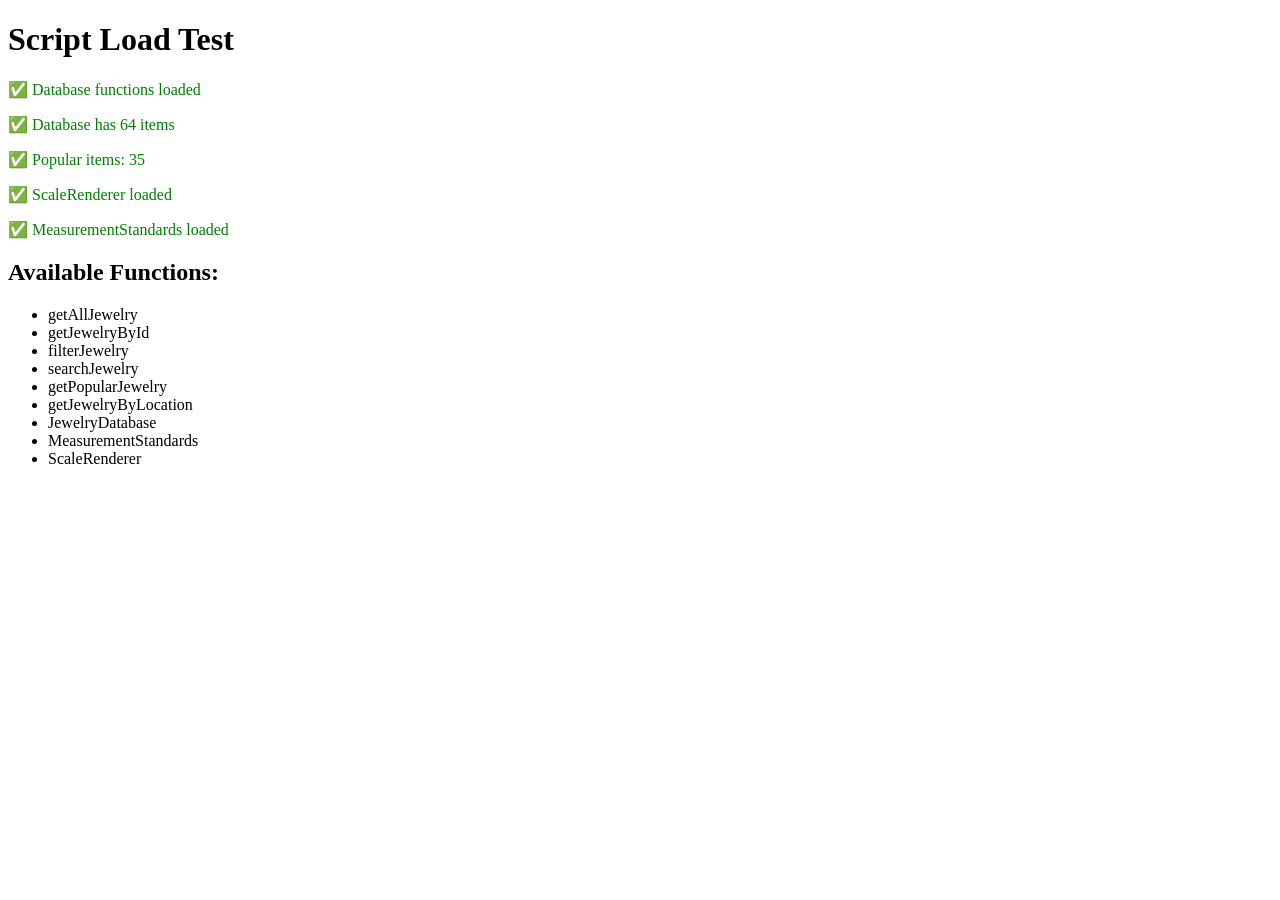
<file: test.html>
<!DOCTYPE html>
<html lang="en">
<head>
    <meta charset="UTF-8">
    <meta name="viewport" content="width=device-width, initial-scale=1.0">
    <title>Script Load Test</title>
</head>
<body>
    <h1>Script Load Test</h1>
    <div id="output"></div>

    <script src="js/database.js"></script>
    <script src="js/main.js"></script>
    <script>
        const output = document.getElementById('output');

        // Test 1: Check if database loaded
        if (typeof getAllJewelry !== 'undefined') {
            output.innerHTML += '<p style="color: green;">✅ Database functions loaded</p>';

            try {
                const jewelry = getAllJewelry();
                output.innerHTML += `<p style="color: green;">✅ Database has ${jewelry.length} items</p>`;

                const popular = getPopularJewelry();
                output.innerHTML += `<p style="color: green;">✅ Popular items: ${popular.length}</p>`;
            } catch (error) {
                output.innerHTML += `<p style="color: red;">❌ Database error: ${error.message}</p>`;
            }
        } else {
            output.innerHTML += '<p style="color: red;">❌ Database functions NOT loaded</p>';
        }

        // Test 2: Check if ScaleRenderer loaded
        if (typeof ScaleRenderer !== 'undefined') {
            output.innerHTML += '<p style="color: green;">✅ ScaleRenderer loaded</p>';
        } else {
            output.innerHTML += '<p style="color: red;">❌ ScaleRenderer NOT loaded</p>';
        }

        // Test 3: Check if MeasurementStandards loaded
        if (typeof MeasurementStandards !== 'undefined') {
            output.innerHTML += '<p style="color: green;">✅ MeasurementStandards loaded</p>';
        } else {
            output.innerHTML += '<p style="color: red;">❌ MeasurementStandards NOT loaded</p>';
        }

        // List all window properties related to our app
        output.innerHTML += '<h2>Available Functions:</h2>';
        const ourFunctions = Object.keys(window).filter(key =>
            key.includes('Jewelry') ||
            key.includes('getAll') ||
            key.includes('getPopular') ||
            key.includes('Scale') ||
            key.includes('Measurement')
        );
        output.innerHTML += '<ul>' + ourFunctions.map(fn => `<li>${fn}</li>`).join('') + '</ul>';
    </script>
</body>
</html>
</file>
